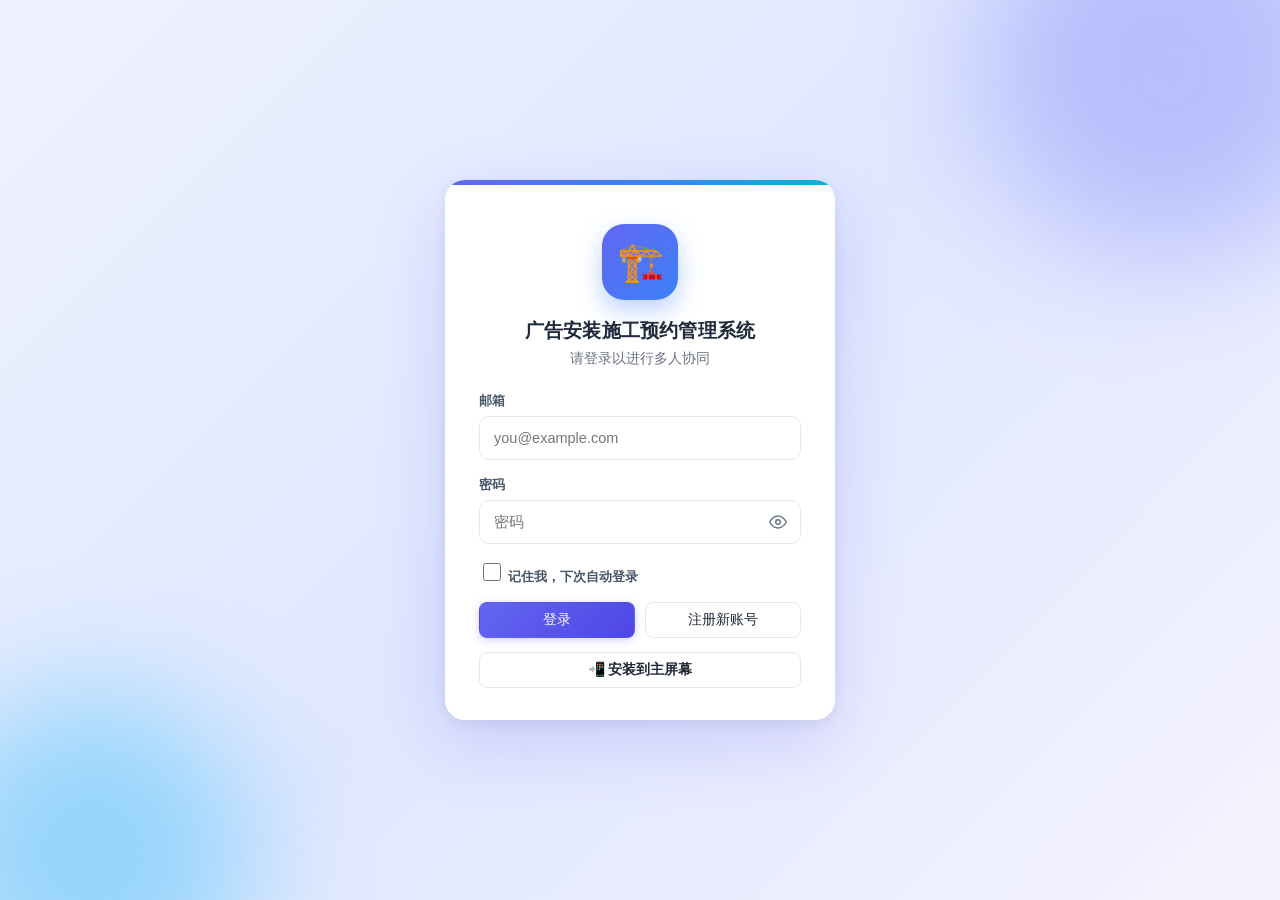
<file: index.html>
<!DOCTYPE html>
<html lang="zh-CN">
<head>
  <meta charset="UTF-8" />
  <meta name="viewport" content="width=device-width, initial-scale=1.0, viewport-fit=cover" />
  <title>广告安装施工预约管理系统</title>
  <meta name="description" content="广告安装施工预约、施工工时与门店统计管理系统" />
  <!-- 禁止移动端浏览器对入口页过度缓存，确保新版本发布后用户能尽快拿到最新 HTML -->
  <meta http-equiv="Cache-Control" content="no-cache, no-store, must-revalidate" />
  <meta http-equiv="Pragma" content="no-cache" />
  <meta http-equiv="Expires" content="0" />
  <!-- PWA：可安装到桌面/主屏、离线可用 -->
  <link rel="manifest" href="manifest.webmanifest" />
  <meta name="theme-color" content="#2f6fed" />
  <link rel="icon" type="image/png" href="icons/icon-192.png" />
  <link rel="apple-touch-icon" href="icons/icon-180.png" />
  <meta name="apple-mobile-web-app-capable" content="yes" />
  <meta name="mobile-web-app-capable" content="yes" />
  <meta name="apple-mobile-web-app-status-bar-style" content="default" />
  <meta name="apple-mobile-web-app-title" content="施工预约" />
  <link rel="stylesheet" href="styles.css" />
</head>
<body>
  <!-- 自定义下拉刷新指示器（仅移动端手势触发，禁用原生下拉刷新后由本元素呈现） -->
  <div id="ptr-indicator" class="ptr" aria-hidden="true" style="transform: translateY(0); opacity: 0;">
    <span class="ptr-spinner"></span>
    <span class="ptr-text">下拉刷新</span>
  </div>

  <header class="app-header">
    <div class="brand">
      <button class="menu-toggle" id="menuToggle" aria-label="菜单">☰</button>
      <span class="logo">🏗️</span>
      <h1>广告施工预约</h1>
      <nav class="tabs">
        <button class="tab-btn active" data-tab="projects"><span class="tab-ico">📋</span>项目预约</button>
        <button class="tab-btn" data-tab="calendar"><span class="tab-ico">📅</span>预约日历</button>
        <button class="tab-btn" data-tab="construction"><span class="tab-ico">🏗️</span>施工管理</button>
        <button class="tab-btn" data-tab="vehicleTrips"><span class="tab-ico">🚚</span>车辆里程</button>
        <button class="tab-btn" data-tab="workers"><span class="tab-ico">👷</span>施工人员</button>
        <button class="tab-btn" data-tab="schedules"><span class="tab-ico">🗓️</span>个人日程</button>
        <button class="tab-btn" data-tab="leaves"><span class="tab-ico">🏖️</span>休假管理</button>
        <button class="tab-btn" data-tab="stats"><span class="tab-ico">💰</span>提成统计</button>
        <button class="tab-btn" data-tab="storeStats"><span class="tab-ico">🏪</span>店面统计</button>
        <span class="tab-sep" aria-hidden="true"></span>
        <div class="tab-dropdown">
          <button class="tab-btn tab-dropdown-toggle" data-dropdown="settings" type="button" aria-haspopup="true" aria-expanded="false">🛡️ 系统设置 <span class="tab-caret">▾</span></button>
          <div class="tab-dropdown-menu">
            <div class="tab-menu-head">
              <span class="tab-menu-head__title">⚙️ 管理面板</span>
              <span class="tab-menu-head__sub">以下为管理员专属功能</span>
            </div>
            <button class="tab-sub" data-tab="accounts" type="button"><span class="ts-ico">👤</span><span class="ts-label">账号管理</span><span class="ts-arrow">›</span></button>
            <button class="tab-sub" data-tab="rolePerms" type="button"><span class="ts-ico">🔐</span><span class="ts-label">角色权限</span><span class="ts-arrow">›</span></button>
            <button class="tab-sub" data-tab="stores" type="button"><span class="ts-ico">🏪</span><span class="ts-label">门店管理</span><span class="ts-arrow">›</span></button>
            <button class="tab-sub" data-action="reminderSettings" type="button"><span class="ts-ico">⏰</span><span class="ts-label">提醒设置</span><span class="ts-arrow">›</span></button>
          </div>
        </div>
        <span class="tab-indicator" aria-hidden="true"></span>
      </nav>
      <div class="header-right">
        <div class="mobile-sync-time" id="mobileSyncTime" title="点击立即同步" onclick="manualSync()"></div>
        <button id="btnFullRefresh" class="sync-full-refresh" hidden onclick="forceFullRefresh()" title="从服务器全量刷新（绕过本地缓存，确保历史数据最新）">
          <!-- 静止时显示完整下载图标；同步中时托盘固定，箭头依次下落 -->
          <svg class="dl-icon" viewBox="0 0 24 24" fill="none" stroke="currentColor" stroke-width="2.2" stroke-linecap="round" stroke-linejoin="round">
            <path d="M21 15v4a2 2 0 0 1-2 2H5a2 2 0 0 1-2-2v-4"/>
            <polyline points="7 10 12 15 17 10"/>
            <line x1="12" y1="15" x2="12" y2="3"/>
          </svg>
          <svg class="dl-tray" viewBox="0 0 24 24" fill="none" stroke="currentColor" stroke-width="2.2" stroke-linecap="round" stroke-linejoin="round">
            <path d="M21 15v4a2 2 0 0 1-2 2H5a2 2 0 0 1-2-2v-4"/>
          </svg>
          <span class="dl-arrow" style="--start-y:-8px"><svg viewBox="0 0 24 24" fill="none" stroke="currentColor" stroke-width="2.8" stroke-linecap="round" stroke-linejoin="round"><path d="M12 3v11"/><path d="M7 11l5 5 5-5"/></svg></span>
          <span class="dl-arrow" style="--start-y:-1px"><svg viewBox="0 0 24 24" fill="none" stroke="currentColor" stroke-width="2.8" stroke-linecap="round" stroke-linejoin="round"><path d="M12 3v11"/><path d="M7 11l5 5 5-5"/></svg></span>
          <span class="dl-arrow" style="--start-y:6px"><svg viewBox="0 0 24 24" fill="none" stroke="currentColor" stroke-width="2.8" stroke-linecap="round" stroke-linejoin="round"><path d="M12 3v11"/><path d="M7 11l5 5 5-5"/></svg></span>
        </button>
        <div class="global-search" id="globalSearchWrap">
          <button type="button" class="gs-toggle" id="gsToggle" aria-label="搜索" title="搜索" onclick="toggleGlobalSearch()">🔍</button>
          <input type="text" id="globalSearch" class="gs-input" placeholder="搜索项目 / 员工 / 门店..." />
          <div id="globalSearchResults" class="search-results"></div>
        </div>
        <button type="button" id="btnEstimateTool" class="estimate-tool-btn" onclick="switchTab('estimate')" title="施工费测算">🧮 <span>测算</span></button>
        <span id="syncStatus" class="sync-status" title="本地模式 · 点击立即同步" onclick="manualSync()">💻</span>
        <button id="userMenu" class="user-menu-btn hidden" aria-label="用户菜单">
          👤
          <span id="notifBadgeAvatar" class="user-menu-badge hidden">0</span>
        </button>
      </div>
      <div id="userDropdown" class="user-dropdown hidden">
        <div class="ud-header">
          <div class="ud-avatar">👤</div>
          <div class="ud-meta">
            <div class="ud-name" id="dropdownName"></div>
            <div class="ud-role" id="dropdownRoleBadge"></div>
          </div>
        </div>
        <div class="ud-section" id="udExportSection">
          <div class="ud-section-title">数据工具</div>
          <div class="dropdown-item ud-item" data-cap="import_data" onclick="showImportModal()">
            <span class="dropdown-btn-icon">📥</span><span class="dropdown-btn-text">导入数据</span>
          </div>
          <div class="dropdown-item ud-item" data-cap="export_projects" onclick="exportProjects()">
            <span class="dropdown-btn-icon">📋</span><span class="dropdown-btn-text">导出项目数据</span>
          </div>
          <div class="dropdown-item ud-item" data-cap="export_worklogs" onclick="exportWorkLogs()">
            <span class="dropdown-btn-icon">📝</span><span class="dropdown-btn-text">导出工时记录</span>
          </div>
          <div class="dropdown-item ud-item" data-cap="export_leaves" onclick="exportLeaveRecords()">
            <span class="dropdown-btn-icon">🏥</span><span class="dropdown-btn-text">导出休假记录</span>
          </div>
          <div class="dropdown-item ud-item" data-cap="export_workers" onclick="exportWorkers()">
            <span class="dropdown-btn-icon">👷</span><span class="dropdown-btn-text">导出施工人员</span>
          </div>
          <div class="dropdown-item ud-item" data-cap="export_stores" onclick="exportStores()">
            <span class="dropdown-btn-icon">🏪</span><span class="dropdown-btn-text">导出门店数据</span>
          </div>
          <div class="dropdown-item ud-item" data-cap="view_operation_logs" onclick="showOperationLogs()">
            <span class="dropdown-btn-icon">📋</span><span class="dropdown-btn-text">操作日志</span>
          </div>
          <div class="dropdown-item ud-item" data-cap="export_all" onclick="exportAllData()">
            <span class="dropdown-btn-icon">📦</span><span class="dropdown-btn-text">导出全部数据</span>
          </div>
        </div>
        <div class="dropdown-divider"></div>
        <div class="dropdown-item ud-item desktop-only-bg" onclick="openBgReloadSettingsModal()">
          <span class="dropdown-btn-icon">🔄</span><span class="dropdown-btn-text">后台自动刷新</span>
        </div>
        <div class="dropdown-item ud-item desktop-only-notif" onclick="openNotificationsFromMenu()">
          <span class="dropdown-btn-icon">🔔</span><span class="dropdown-btn-text">消息中心<span class="ud-badge" id="notifBadgeMenu">0</span></span>
        </div>
        <div class="dropdown-item ud-item desktop-only-notif" id="menuSendNotif" onclick="openSendNotification()">
          <span class="dropdown-btn-icon">📢</span><span class="dropdown-btn-text">发通知</span>
        </div>
        <div class="dropdown-item ud-item" onclick="showHelp()">
          <span class="dropdown-btn-icon">📖</span><span class="dropdown-btn-text">使用帮助</span>
        </div>
        <div class="dropdown-item ud-item" onclick="showVersionModal()">
          <span class="dropdown-btn-icon">ℹ️</span><span class="dropdown-btn-text">关于 / 版本</span>
        </div>
        <div class="dropdown-divider"></div>
        <button class="dropdown-item dropdown-btn dropdown-btn-danger" id="btnLogoutMenu">
          <span class="dropdown-btn-icon">🚪</span><span class="dropdown-btn-text">登出</span>
        </button>
      </div>
    </div>
  </header>

  <nav class="bottom-nav">
    <button class="bottom-nav-item active" data-tab="projects" title="项目预约">
      <span class="bnav-icon">📋</span>
      <span class="bnav-label">项目</span>
    </button>
    <button class="bottom-nav-item" data-tab="calendar" title="预约日历">
      <span class="bnav-icon calendar-icon">
        <span class="calendar-day" id="calendarDay">20</span>
      </span>
      <span class="bnav-label">日历</span>
    </button>
    <button class="bottom-nav-item" data-tab="construction" title="施工管理">
      <span class="bnav-icon">🏗️</span>
      <span class="bnav-label">施工</span>
    </button>
    <button class="bottom-nav-item" data-tab="vehicleTrips" title="车辆里程">
      <span class="bnav-icon">🚚</span>
      <span class="bnav-label">车辆</span>
    </button>
    <button class="bottom-nav-item" data-tab="estimate" title="费用测算">
      <span class="bnav-icon">🧮</span>
      <span class="bnav-label">测算</span>
    </button>
    <button class="bottom-nav-item" data-tab="mine" title="我的">
      <span class="bnav-icon">👤</span>
      <span class="bnav-label">我的</span>
    </button>
  </nav>

  <main class="container">
    <!-- 项目预约 -->
    <section id="projects" class="tab-panel active">
      <div class="section-head">
        <h2>项目预约</h2>
        <div class="home-leave-badge-wrap" id="homeLeaveBadgeWrap"></div>
        <button class="btn primary" id="btnNewProject">+ 新建预约</button>
      </div>
      <div class="toolbar">
        <div class="project-filter-row">
          <input type="text" id="projectSearch" class="input" placeholder="搜索项目名称 / 客户 / 地址" />
          <select id="projectStatusFilter" class="input" style="width:140px;">
            <option value="">活跃状态</option>
            <option value="预约中">预约中</option>
            <option value="施工中">施工中</option>
            <option value="已暂停">已暂停</option>
            <option value="已延期">已延期</option>
            <option value="已完工">已完工</option>
            <option value="已验收">已验收</option>
            <option value="已审核">已审核</option>
            <option value="已取消">已取消</option>
          </select>
          <select id="projectStoreFilter" class="input" style="width:140px;">
            <option value="">全部门店</option>
          </select>
          <!-- 时间筛选下拉（一个实例，通过 CSS 响应式适配桌面/手机） -->
          <select id="projectTimeFilter" class="input" style="width:110px;" onchange="setProjectTimeFilter(parseInt(this.value,10))">
            <option value="0">全部时间</option>
            <option value="3">近3天</option>
            <option value="7">近7天</option>
            <option value="15">近15天</option>
            <option value="30">近1个月</option>
            <option value="90">近3个月</option>
          </select>
        </div>
        <!-- 桌面端：时间按钮改为状态指示器，显示活跃项目数量总览 -->
        <div class="project-status-indicator">
          <button class="psi-pill psi-booked" data-status="预约中" onclick="filterProjectsByStatus('预约中')">预约中 <strong id="psiCountBooked">0</strong></button>
          <button class="psi-pill psi-working" data-status="施工中" onclick="filterProjectsByStatus('施工中')">施工中 <strong id="psiCountWorking">0</strong></button>
          <button class="psi-pill psi-paused" data-status="已暂停" onclick="filterProjectsByStatus('已暂停')">已暂停 <strong id="psiCountPaused">0</strong></button>
          <button class="psi-pill psi-delayed" data-status="已延期" onclick="filterProjectsByStatus('已延期')">已延期 <strong id="psiCountDelayed">0</strong></button>
        </div>
      </div>
      <div id="projectList" class="card-grid"></div>
    </section>

    <!-- 日历统计视图 -->
    <section id="calendar" class="tab-panel">
      <div class="calendar-header">
        <div class="section-head compact">
          <h2>预约日历</h2>
          <p class="hint">按月查看每日预约，点击日期可查看时段安排与人员。</p>
        </div>
      </div>

      <div class="cal-toolbar">
        <div class="cal-nav-group">
          <button class="btn small" id="calPrev" title="上月">◀</button>
          <span id="calLabel" class="cal-label"></span>
          <button class="btn small" id="calNext" title="下月">▶</button>
        </div>
        <div class="cal-action-group">
          <button class="btn small" id="calToday">今天</button>
          <button class="btn small" id="calToggleView">📋 视图</button>
        </div>
      </div>

      <div class="cal-legend-wrap">
        <div class="cal-legend status-legend">
          <span><span class="dot booked"></span>预约中</span>
          <span><span class="dot working"></span>施工中</span>
          <span><span class="dot done"></span>已完工</span>
          <span><span class="dot accepted"></span>已验收</span>
        </div>
        <div class="cal-legend hours-legend">
          <span><span class="legend-hours normal">正常</span></span>
          <span><span class="legend-hours warn">排满</span></span>
          <span><span class="legend-hours danger">超载</span></span>
        </div>
      </div>
      <div id="calWeekdays" class="cal-weekdays"></div>
      <div id="calGrid" class="cal-grid"></div>
      <div id="calDayDetail" class="cal-day-detail"></div>
    </section>

    <!-- 施工管理 -->
    <section id="construction" class="tab-panel">
      <div class="section-head">
        <h2>施工管理</h2>
        <div class="project-select-wrapper">
          <label>选择项目：</label>
          <button type="button" id="constructionProjectSelect" class="project-select-btn" onclick="openProjectPicker()" aria-haspopup="dialog" aria-expanded="false">
            <span class="project-select-text" id="constructionProjectSelectLabel">— 请选择项目 —</span>
            <span class="project-select-arrow" aria-hidden="true">▾</span>
          </button>
        </div>
      </div>
      <p class="hint">👆 选择项目后，可分配人员、登记工时与验收信息</p>
      <div id="constructionDetail" class="construction-detail"></div>
      <div id="workerScheduleDescription"></div>
    </section>

    <!-- 提成统计 -->
    <section id="stats" class="tab-panel">
      <div class="section-head">
        <h2>月底提成统计</h2>
      </div>
      <div class="toolbar">
        <select id="statsPeriod" class="input">
          <option value="month">月度统计</option>
          <option value="quarter">季度统计</option>
          <option value="year">年度统计</option>
        </select>
        <input type="month" id="statsMonth" class="input" />
        <select id="statsStore" class="input">
          <option value="">全部店面</option>
        </select>
        <select id="statsWorker" class="input">
          <option value="">全部人员</option>
        </select>
        <select id="statsStatus" class="input">
          <option value="">全部状态</option>
          <option value="施工中">施工中</option>
          <option value="已完工">已完工</option>
          <option value="已验收">已验收</option>
          <option value="已审核">已审核</option>
          <option value="已暂停">已暂停</option>
          <option value="已延期">已延期</option>
          <option value="预约中">预约中</option>
          <option value="已取消">已取消</option>
        </select>
        <button class="btn" id="btnExportStats">导出统计数据</button>
        <button class="btn" id="btnInternalWorkLog">内部工时记录</button>
      </div>
      <div class="stats-hint">💡 提成与金额合计<b>仅统计已验收 / 已审核的项目</b>；已完工未验收、施工中、暂停、延期、预约中及已取消项目均不计入，验收完成后自动计入。</div>
      <div id="statsSummary" class="stats-summary"></div>
      <div id="statsDetailPanel" class="sched-stat-detail" style="display:none"></div>
      <div id="statsTable"></div>
    </section>

    <!-- 店面统计（总经理） -->
    <section id="storeStats" class="tab-panel">
      <div class="section-head">
        <h2>店面预约统计</h2>
      </div>
      <div class="toolbar">
        <input type="month" id="storeStatsMonth" class="input" />
        <button class="btn" id="btnExportStoreStats">导出 Excel</button>
      </div>
      <div id="storeStatsTable"></div>
    </section>

    <!-- 施工人员（含外协人员区块） -->
    <section id="workers" class="tab-panel">
      <div class="section-head">
        <h2>施工人员</h2>
      </div>
      <div id="workerList"></div>

      <!-- 外协人员管理：合并入施工人员页面，节省顶部导航空间 -->
      <div id="outsourcedBlock" class="sub-block">
        <div class="section-head">
          <h2>外协人员</h2>
        </div>
        <p class="hint">管理常用外协人员列表，在添加工时表单中可以直接选择，无需每次手动输入。</p>
        <div id="outsourcedWorkerList" class="card-grid"></div>
      </div>
    </section>

    <!-- 门店管理（总经理） -->
    <section id="stores" class="tab-panel">
      <div class="section-head">
        <h2>门店管理</h2>
        <button class="btn primary" id="btnNewStore">+ 添加门店</button>
      </div>
      <div id="storeList" class="card-grid"></div>
    </section>

    <!-- 账号管理（总经理，仅云端） -->
    <section id="accounts" class="tab-panel">
      <div class="section-head">
        <h2>账号与权限管理</h2>
      </div>
      <p class="hint">为注册账号分配角色与门店。新注册账号默认无权限，需在此指定后方可使用系统。</p>
      <div id="accountList"></div>
    </section>

    <!-- 角色权限配置（总经理，仅云端） -->
    <section id="rolePerms" class="tab-panel">
      <div class="section-head">
        <h2>角色权限配置</h2>
      </div>
      <p class="hint">按角色勾选可执行的操作，保存后同角色的所有账号立即生效（总经理恒拥有全部权限，无需配置）。“编辑/删除预约”对店长仍限本门店范围。</p>
      <div id="rolePermList"></div>
    </section>

    <!-- 休假管理 -->
    <section id="leaves" class="tab-panel">
      <div class="section-head leave-head">
        <h2>休假管理</h2>
        <div class="leave-actions-mobile">
          <button class="btn primary small btn-add-leave" id="btnAddLeave" style="display:none;" onclick="openLeaveForm()">+ 添加休假</button>
          <button class="btn primary small btn-batch-rot" id="btnBatchRotational" style="display:none;" onclick="openBatchRotational()">🌴 批量轮休</button>
        </div>
      </div>
      <div class="toolbar leave-filter-bar" style="margin-top:0;">
        <select id="leaveRangeFilter" class="input">
          <option value="month" selected>本月记录</option>
          <option value="lastMonth">上月记录</option>
          <option value="7">最近 7 天</option>
          <option value="30">最近 30 天</option>
          <option value="90">最近 90 天</option>
          <option value="year">今年</option>
          <option value="all">全部记录</option>
        </select>
        <select id="leaveStatusFilter" class="input">
          <option value="">全部状态</option>
          <option value="pending">待审批</option>
          <option value="approved">已批准</option>
          <option value="rejected">已拒绝</option>
        </select>
        <select id="leaveTypeFilter" class="input">
          <option value="">全部类型</option>
          <option value="personal">事假</option>
          <option value="sick">病假</option>
          <option value="annual">年假</option>
          <option value="comp">调休</option>
          <option value="rotational">轮休</option>
          <option value="other">其他</option>
        </select>
        <select id="leaveWorkerFilter" class="input">
          <option value="">全部人员</option>
        </select>
        <div class="leave-actions-desktop">
          <button class="btn primary small btn-add-leave" onclick="openLeaveForm()">+ 添加休假</button>
          <button class="btn primary small btn-batch-rot" onclick="openBatchRotational()">🌴 批量轮休</button>
        </div>
      </div>
      <div id="leaveStats"></div>
      <div id="leavePendingList" class="card-grid leave-card-grid" style="margin-bottom:20px;"></div>
      <div id="leaveHistBar"></div>
      <div id="leaveRecordList" class="card-grid leave-card-grid" style="margin-bottom:20px;"></div>
    </section>

    <!-- 个人日程 -->
    <section id="schedules" class="tab-panel">
      <div class="section-head">
        <h2>个人日程</h2>
        <button class="btn primary" id="btnNewSchedule" onclick="newWorkerSchedule()">+ 添加日程</button>
      </div>
      <div class="sched-toolbar">
        <select id="scheduleWorkerFilter" class="input" style="width:auto;">
          <option value="">全部人员</option>
        </select>
        <select id="scheduleTypeFilter" class="input" style="width:auto;">
          <option value="">全部类型</option>
        </select>
      </div>
      <div id="scheduleCalendar"></div>
      <div id="scheduleList"></div>
    </section>

    <!-- 我的（移动端聚合页） -->
    <section id="mine" class="tab-panel">
      <div id="mineContent"></div>
    </section>

    <!-- 消息中心 -->
    <section id="notifications" class="tab-panel">
      <div class="section-head">
        <h2>🔔 消息中心</h2>
        <div style="display:flex;gap:8px;">
          <button class="btn" id="btnSendNotif" style="display:none" onclick="openSendNotification()">＋ 发通知</button>
          <button class="btn" id="btnMarkAllRead" onclick="toggleMarkOrClearAll()">全部已读</button>
        </div>
      </div>
      <div id="notifContent"></div>
    </section>

    <!-- 车辆里程记录 -->
    <section id="vehicleTrips" class="tab-panel">
      <div class="section-head">
        <h2>🚚 车辆里程记录</h2>
        <button class="btn" id="btnManageVehicles">⚙ 管理车辆</button>
      </div>
      <p class="hint">用车时选择：目的、关联项目或填写备注；若与仪表不符可当场修改校准。还车时请填写仪表里程和剩余油量，系统自动结算本次里程。车在使用中显示「🔒 使用中 · 司机」，用车完毕请及时还车。</p>

      <!-- 三车仪表盘（点车后内联展开用车/还车菜单） -->
      <div id="vehicleDashboards" class="veh-dash-grid"></div>

      <!-- 按月 / 按车 / 按人员汇总 -->
      <div id="vehicleSummary" class="veh-summary"></div>

      <!-- 历史记录 -->
      <div class="veh-history-head">
        <h3 class="veh-history-title">📋 历史记录</h3>
        <div class="seg-toggle veh-view-seg" id="vtViewSeg">
          <button type="button" class="seg-btn" data-view="card" onclick="setVtView('card')">卡片</button>
          <button type="button" class="seg-btn" data-view="list" onclick="setVtView('list')">列表</button>
        </div>
      </div>
      <div class="veh-filter" id="vtFilterBar">
        <div class="veh-filter__row">
          <select id="vtFilterVehicle" class="input veh-filter__sel veh-filter__sel--vehicle" onchange="applyVtFilter()"></select>
          <select id="vtFilterDriver" class="input veh-filter__sel" onchange="applyVtFilter()"></select>
        </div>
        <div class="veh-filter__dates">
          <input type="date" id="vtFilterFrom" class="input veh-filter__date" onchange="applyVtFilter()" title="起始日期" />
          <span class="veh-filter__sep">至</span>
          <input type="date" id="vtFilterTo" class="input veh-filter__date" onchange="applyVtFilter()" title="结束日期" />
        </div>
        <div class="veh-filter__actions">
          <button class="btn small" onclick="resetVtFilter()">重置</button>
          <button class="btn small primary" onclick="exportVehicleTrips()">⬇ 导出</button>
        </div>
      </div>
      <div id="vehicleTripList" class="card-grid"></div>
    </section>
  </main>

  <!-- 通用弹窗 -->
  <div id="modal" class="modal-mask hidden">
    <div class="modal">
      <div class="modal-head">
        <h3 id="modalTitle">标题</h3>
        <button class="modal-close modal-min-btn" id="modalMin" onclick="modalMinimizeForm()" title="最小化到右下角，稍后可恢复继续填写" style="display:none;">–</button>
        <button class="modal-close" id="modalClose">✕</button>
      </div>
      <div class="modal-body" id="modalBody"></div>
      <div class="modal-footer" id="modalFooter">
        <button class="btn" id="modalCancel">取消</button>
        <button class="btn primary" id="modalConfirm">确认</button>
      </div>
    </div>
  </div>

  <div id="toast" class="toast hidden"></div>

  <!-- 弹窗最小化胶囊坞（右下角）：预约表单 / 测算器收起后点这里恢复 -->
  <div id="modalMinDock" class="modal-min-dock hidden"></div>

  <!-- 安装引导横幅（可安装到桌面/主屏时显示） -->
  <div id="installBar" class="install-bar hidden">
    <span class="install-bar__icon">📲</span>
    <span class="install-bar__text" id="installBarText">安装到桌面，使用更流畅</span>
    <button type="button" class="install-bar__btn" id="installBtn">安装</button>
    <button type="button" class="install-bar__close" id="installClose" aria-label="关闭">×</button>
  </div>

  <!-- 安装引导弹窗：浏览器支持 PWA 安装时自动弹出（比横幅更醒目） -->
  <div id="installModal" class="install-modal hidden">
    <div class="install-modal__card">
      <button type="button" class="install-modal__close" id="installModalClose" aria-label="关闭">×</button>
      <div class="install-modal__icon">📲</div>
      <h3 class="install-modal__title">安装到桌面 / 主屏幕</h3>
      <p class="install-modal__desc">安装后可像原生 App 一样使用，<br />全屏运行、离线可用、启动更快。</p>
      <button type="button" class="install-modal__btn" id="installModalBtn">立即安装</button>
      <button type="button" class="install-modal__later" id="installModalLater">以后再说</button>
    </div>
  </div>

  <!-- 账号待授权提示（云端模式，注册后尚未分配角色时） -->
  <div id="noAccessScreen" class="auth-mask hidden">
    <div class="auth-box">
      <div class="auth-logo">🔒</div>
      <h2>账号待授权</h2>
      <p class="auth-sub">你的账号（<span id="noAccessEmail"></span>）尚未分配角色权限，<br />请联系总经理在「账号管理」中为你分配角色后再使用。</p>
      <div class="auth-actions">
        <button class="btn" id="btnLogout2">登出</button>
      </div>
    </div>
  </div>

  <!-- 登录面板（云端模式且未登录时显示） -->
  <div id="authScreen" class="auth-mask hidden">
    <div class="auth-box">
      <div class="auth-logo">🏗️</div>
      <h2>广告安装施工预约管理系统</h2>
      <p class="auth-sub">请登录以进行多人协同</p>
      <div class="form-row">
        <label>邮箱</label>
        <input class="input" id="authEmail" type="email" placeholder="you@example.com" autocomplete="username" />
      </div>
      <div class="form-row">
        <label>密码</label>
        <div class="password-field">
          <input class="input" id="authPassword" type="password" placeholder="密码" autocomplete="current-password" />
          <button type="button" class="password-toggle" id="btnTogglePassword" aria-label="显示密码" title="显示密码">
            <svg id="iconEye" width="18" height="18" viewBox="0 0 24 24" fill="none" stroke="currentColor" stroke-width="2" stroke-linecap="round" stroke-linejoin="round"><path d="M1 12s4-8 11-8 11 8 11 8-4 8-11 8-11-8-11-8z"></path><circle cx="12" cy="12" r="3"></circle></svg>
            <svg id="iconEyeOff" width="18" height="18" viewBox="0 0 24 24" fill="none" stroke="currentColor" stroke-width="2" stroke-linecap="round" stroke-linejoin="round" style="display:none;"><path d="M17.94 17.94A10.07 10.07 0 0 1 12 20c-7 0-11-8-11-8a18.45 18.45 0 0 1 5.06-5.94M9.9 4.24A9.12 9.12 0 0 1 12 4c7 0 11 8 11 8a18.5 18.5 0 0 1-2.16 3.19m-6.72-1.07a3 3 0 1 1-4.24-4.24"></path><line x1="1" y1="1" x2="23" y2="23"></line></svg>
          </button>
        </div>
      </div>
      <div class="form-row hidden" id="authNameRow">
        <label>真实姓名 <span class="req">*</span></label>
        <input class="input" id="authName" type="text" placeholder="注册后写入账号姓名" autocomplete="name" />
      </div>
      <div class="form-row">
        <label class="checkbox-label">
          <input type="checkbox" id="authRemember" />
          <span>记住我，下次自动登录</span>
        </label>
      </div>
      <div id="authError" class="auth-error hidden"></div>
      <div class="auth-actions">
        <button class="btn primary" id="btnLogin">登录</button>
        <button class="btn" id="btnSignup">注册新账号</button>
      </div>
      <button class="btn install-login-btn" id="loginInstallBtn" type="button" style="display:none;">📲 安装到桌面 / 主屏</button>
      <p class="install-login-hint" id="loginInstallHint" style="display:none;">📲 在 Safari 中：点击底部「分享 ⤴」→「添加到主屏幕」</p>
    </div>
  </div>

  <!-- 启动数据加载遮罩：仅在「界面已空、数据仍在拉取」时出现，秒开场景不显示 -->
  <div id="bootLoader" class="boot-loader" role="status" aria-live="polite">
    <span class="boot-spinner"></span>
    <span class="boot-loader-text">数据加载中…</span>
  </div>

  <!-- 帮助说明模态弹窗 -->
  <div id="helpModal" class="help-modal-overlay" aria-hidden="true">
    <div class="help-modal" role="dialog" aria-modal="true" aria-label="使用说明书">
      <div class="help-modal-head">
        <span class="help-modal-title">📖 使用说明书</span>
        <button type="button" class="help-modal-close" id="helpModalClose" aria-label="关闭">✕</button>
      </div>
      <iframe id="helpModalFrame" class="help-modal-frame" src="help.html" title="使用说明书"></iframe>
    </div>
  </div>

  <script src="./vendor/supabase.min.js"></script>
  <script src="./vendor/jszip.min.js"></script>
  <script src="./vendor/heic2any.min.js"></script>
  <script src="config.js"></script>
  <script src="estimate.js"></script>
  <script src="app.js"></script>
</body>
</html>
</file>
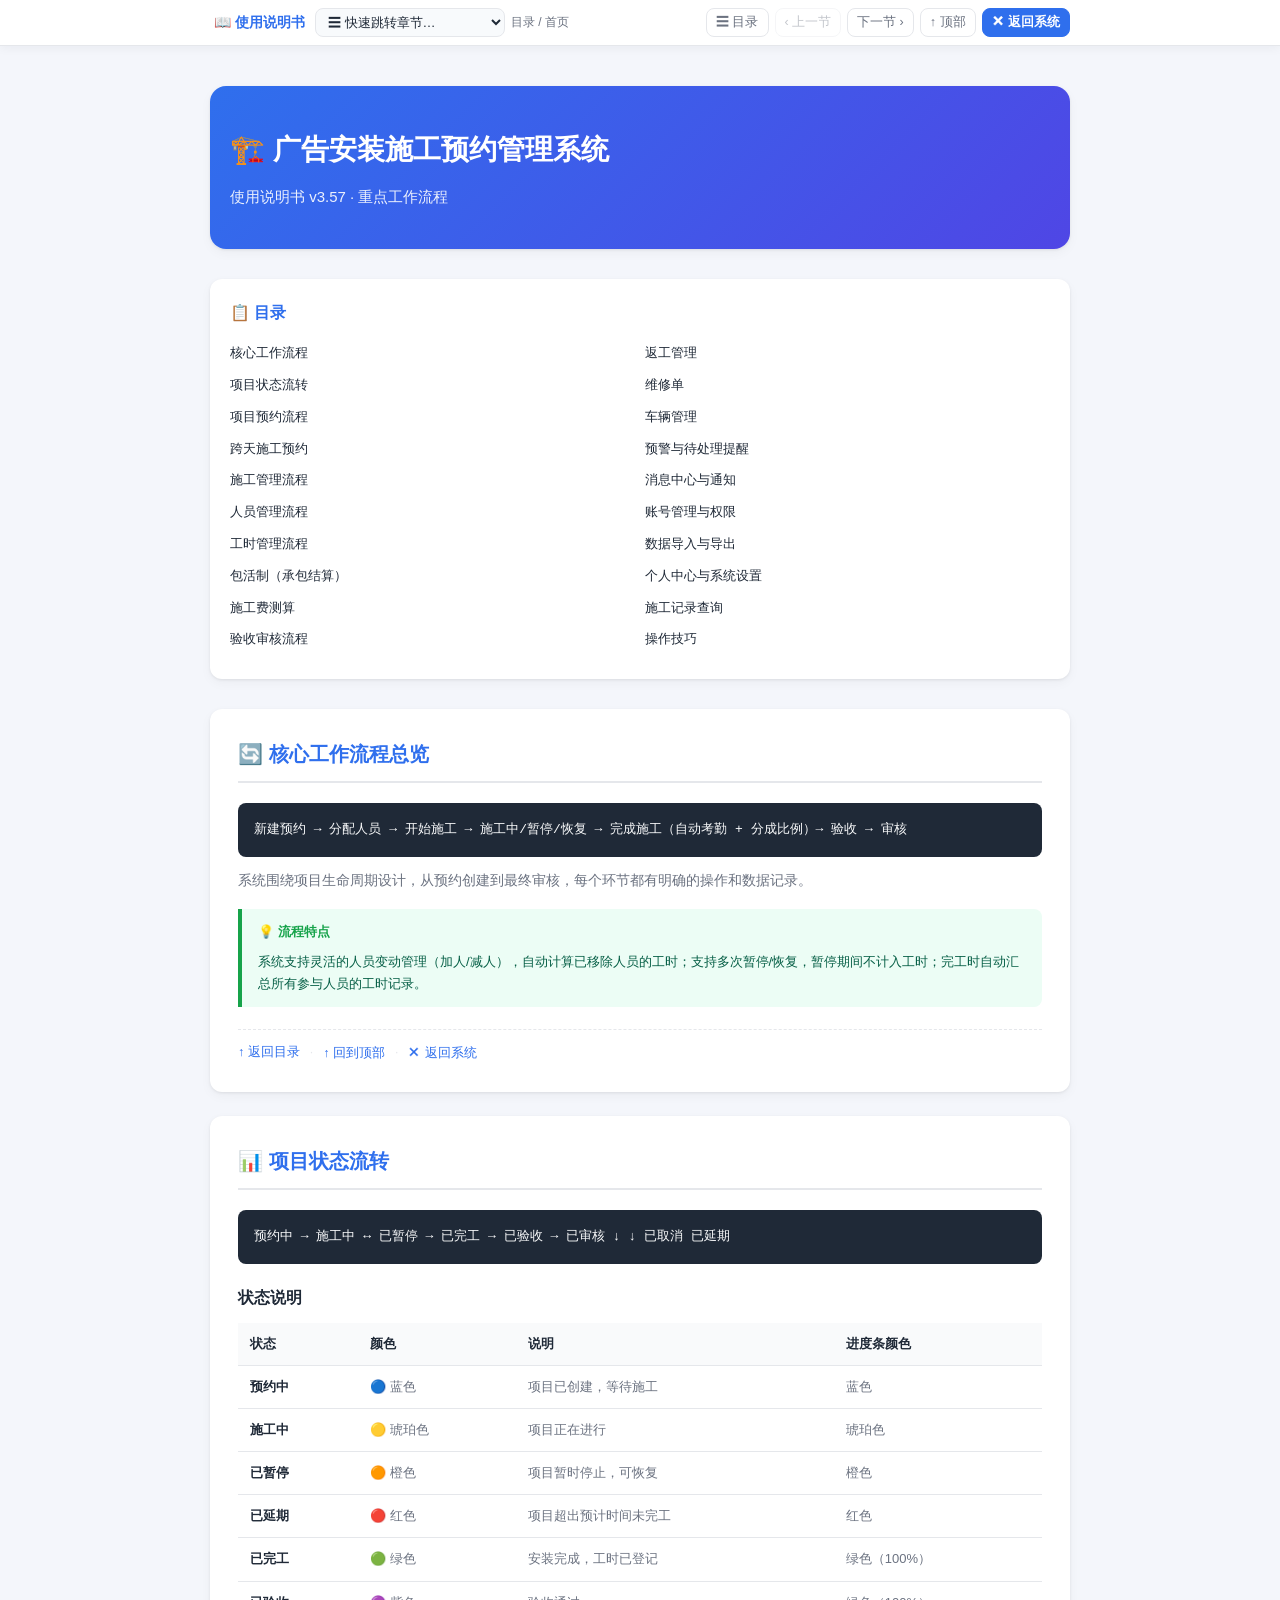
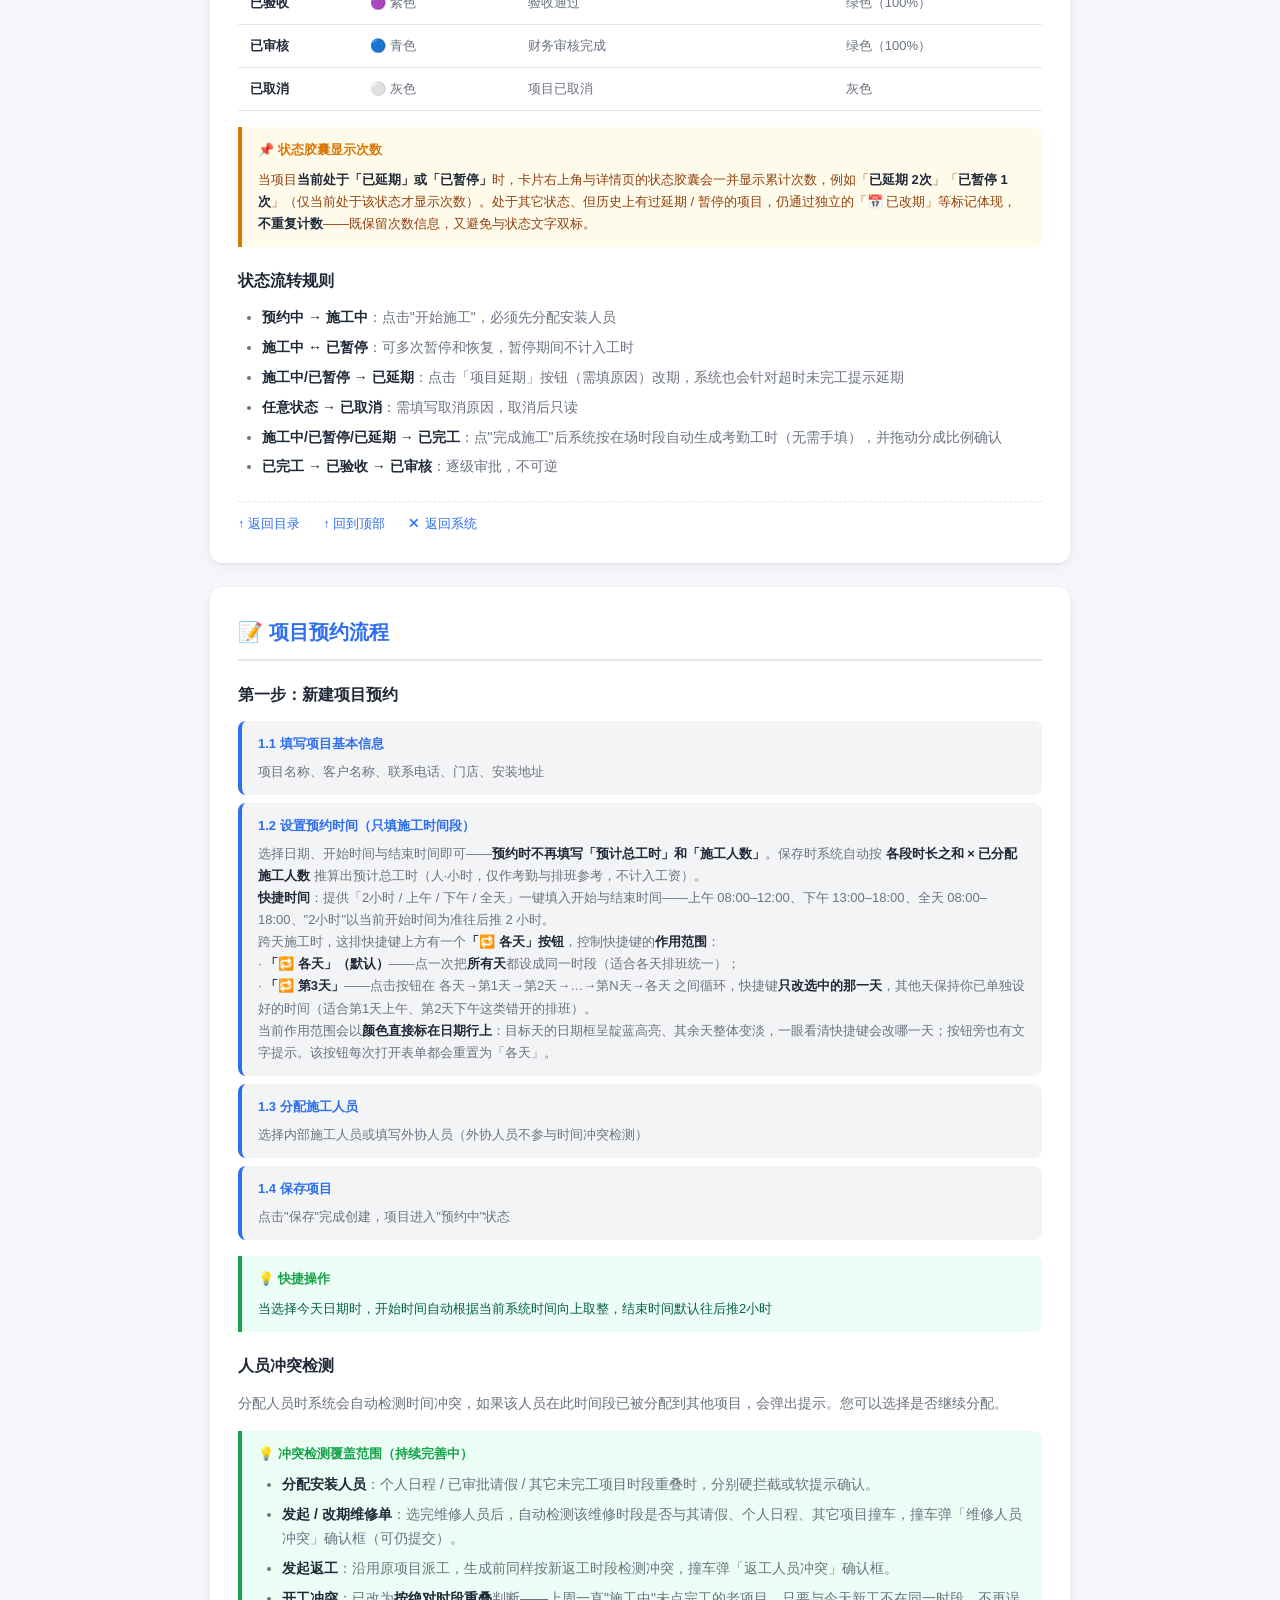
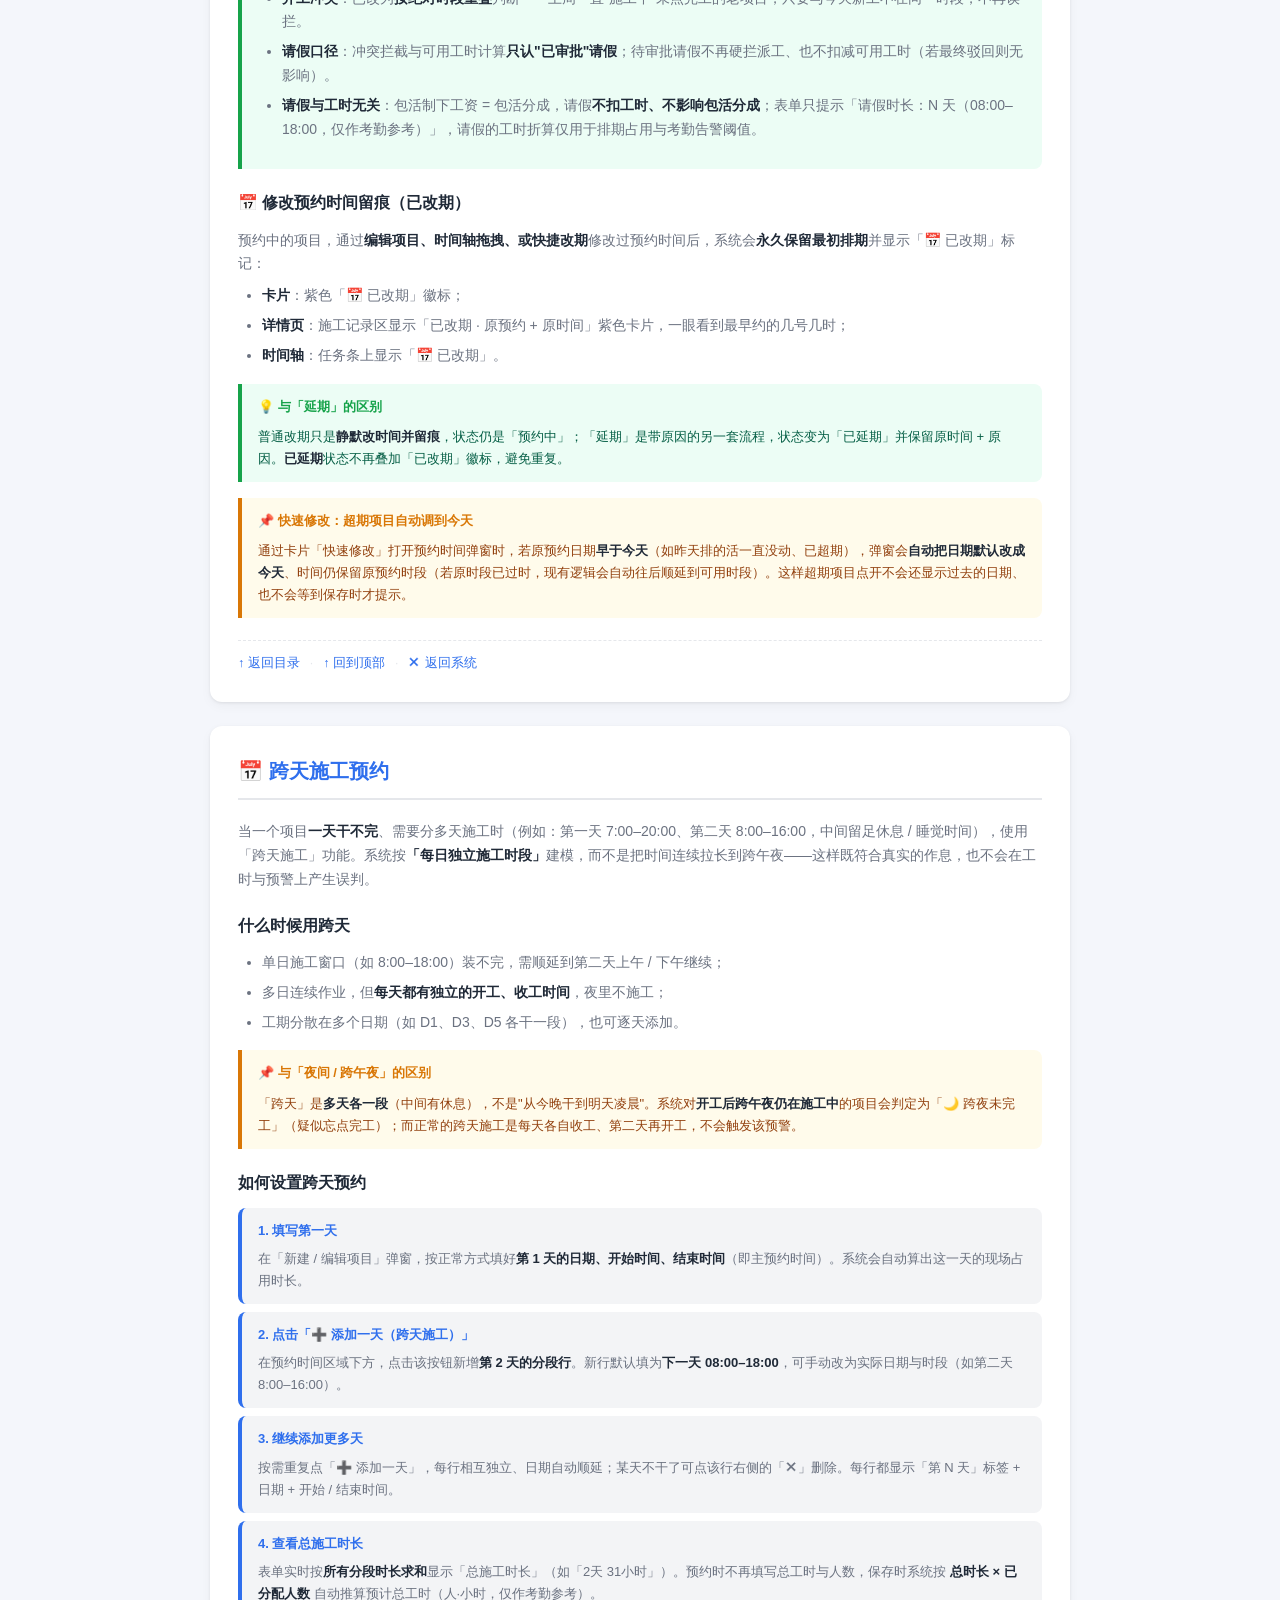
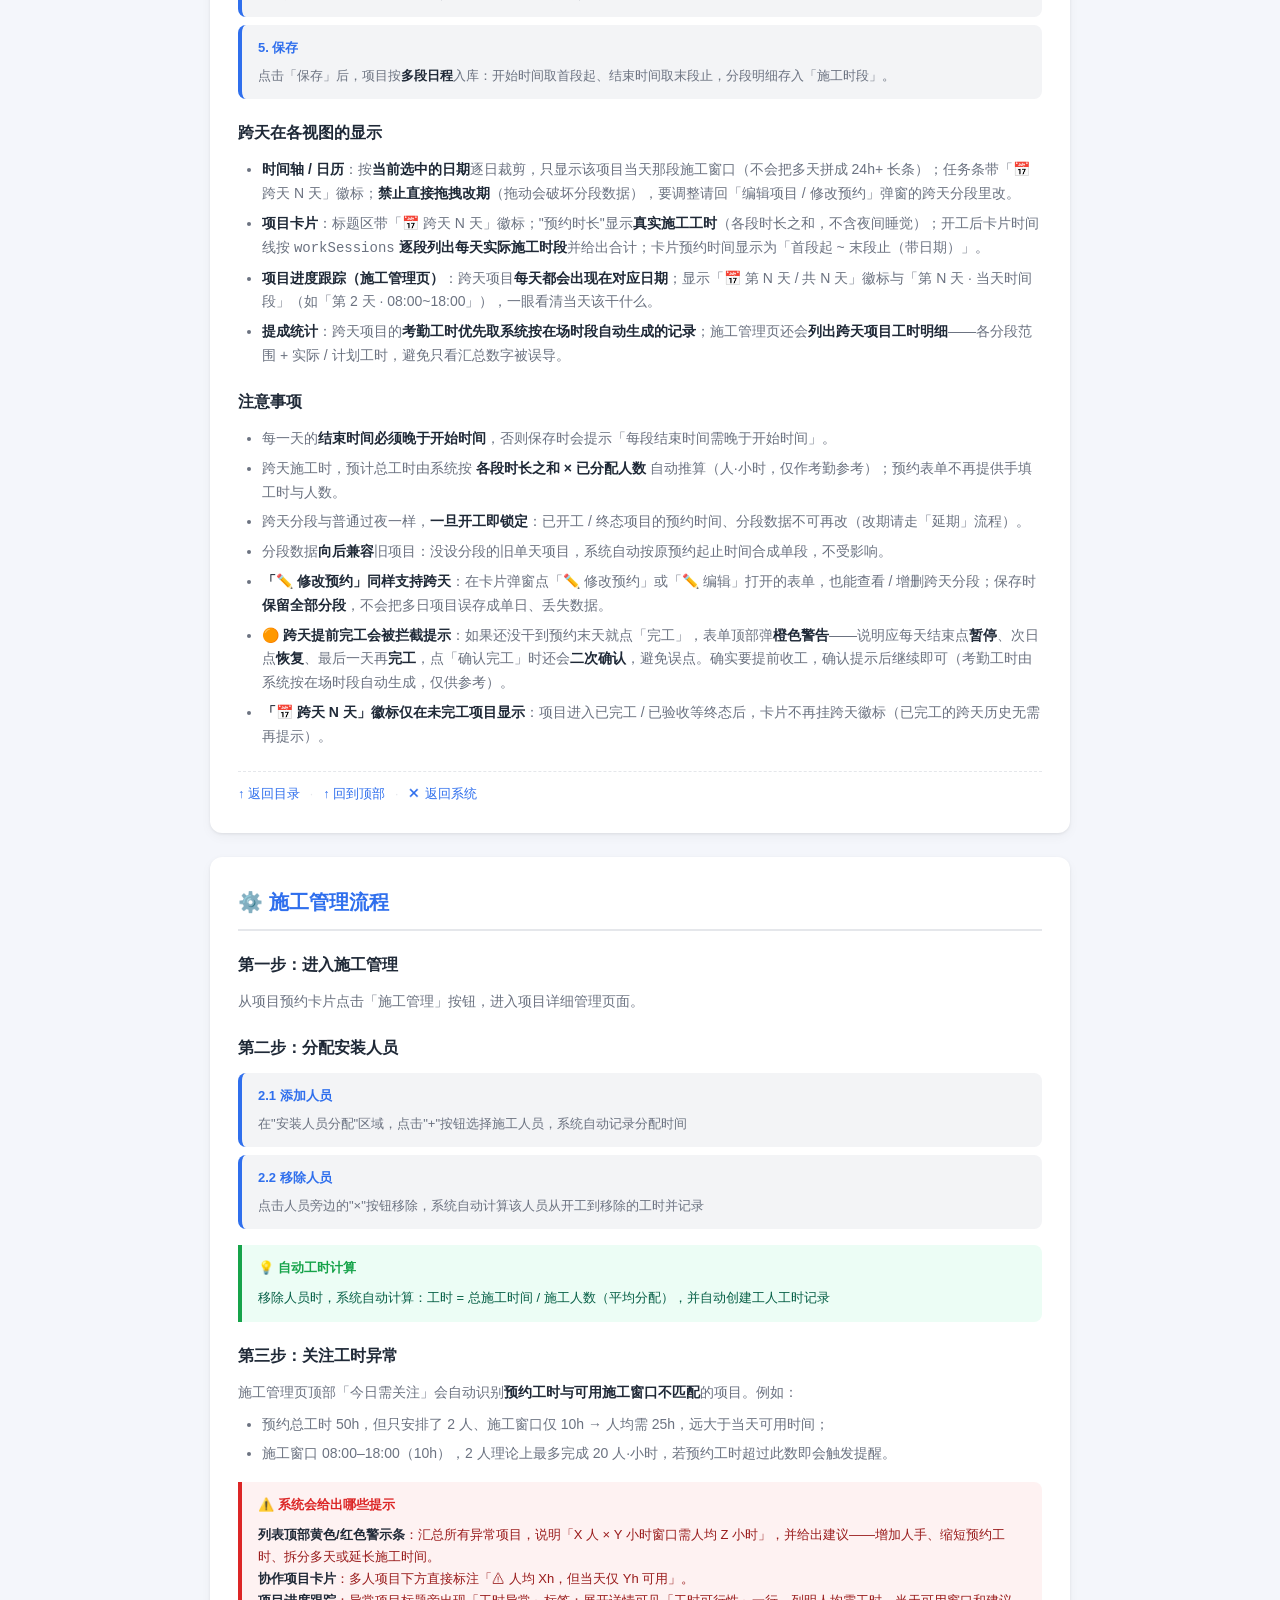
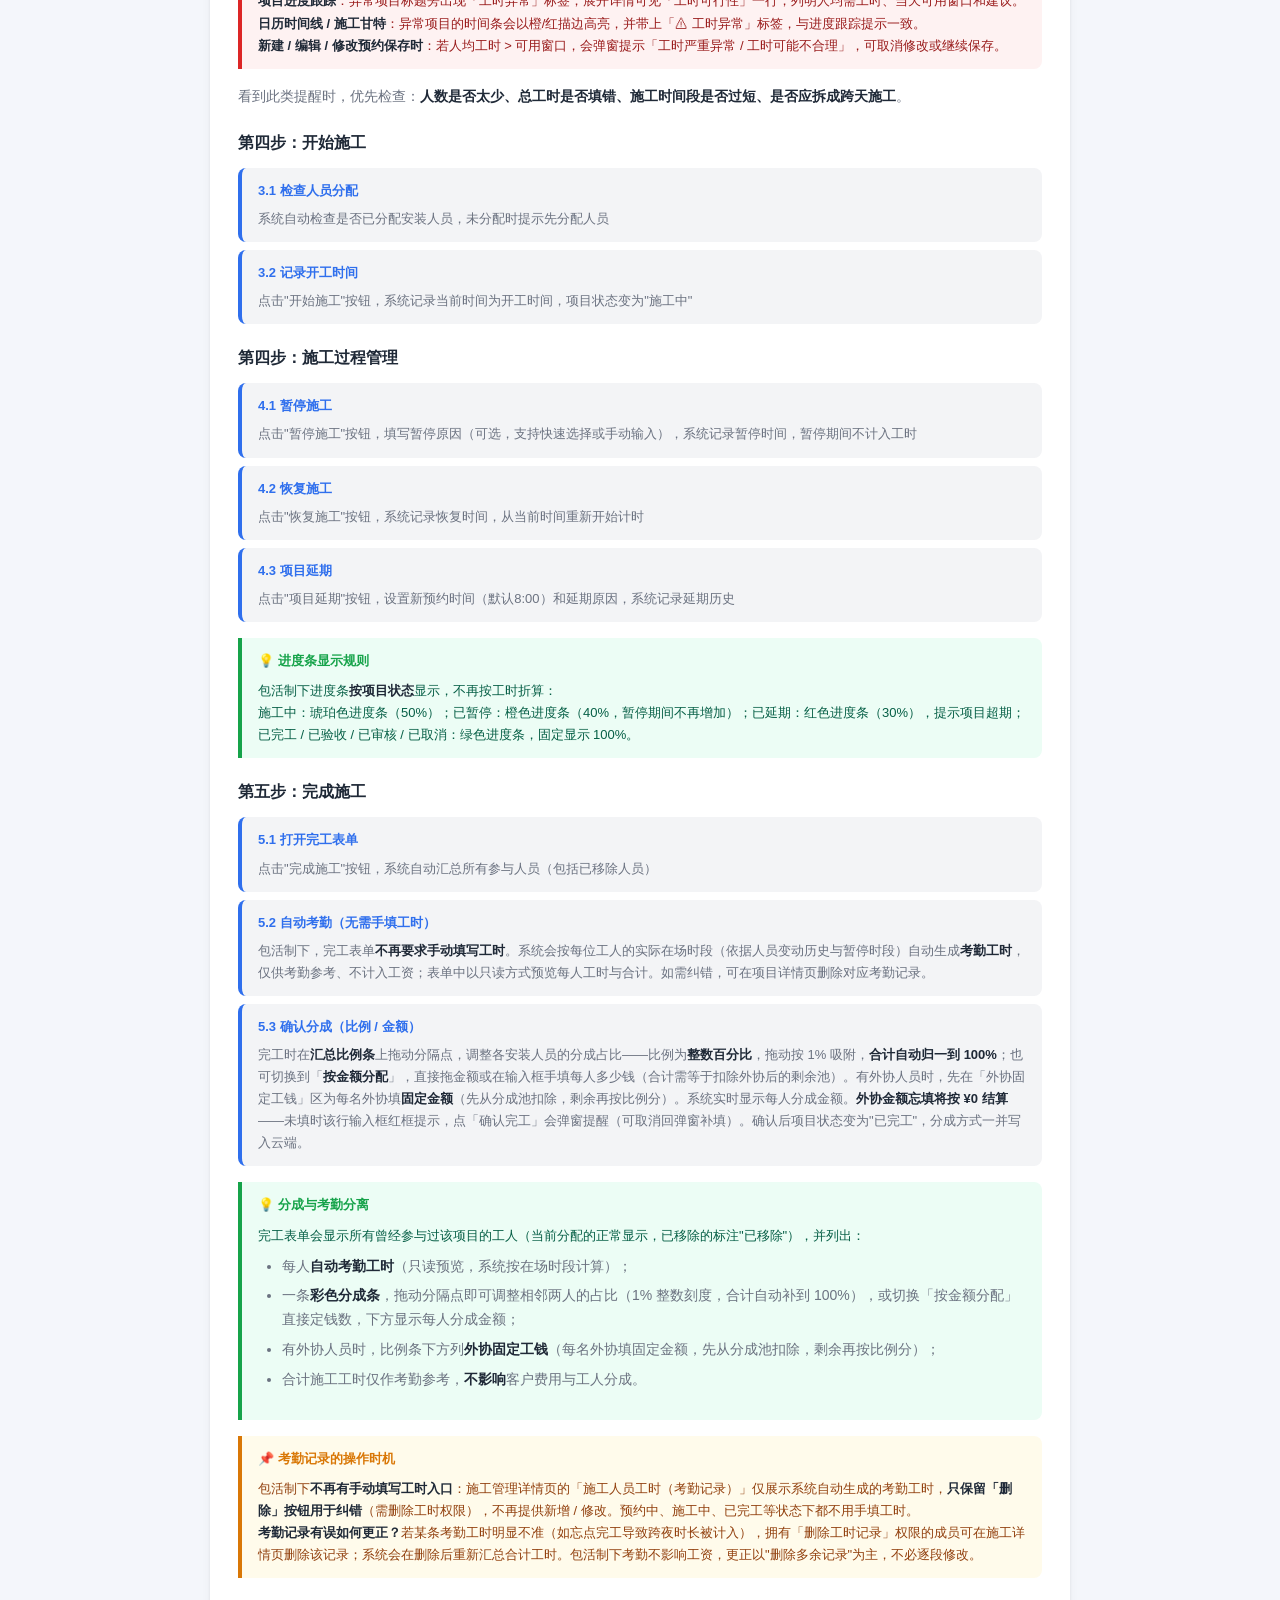
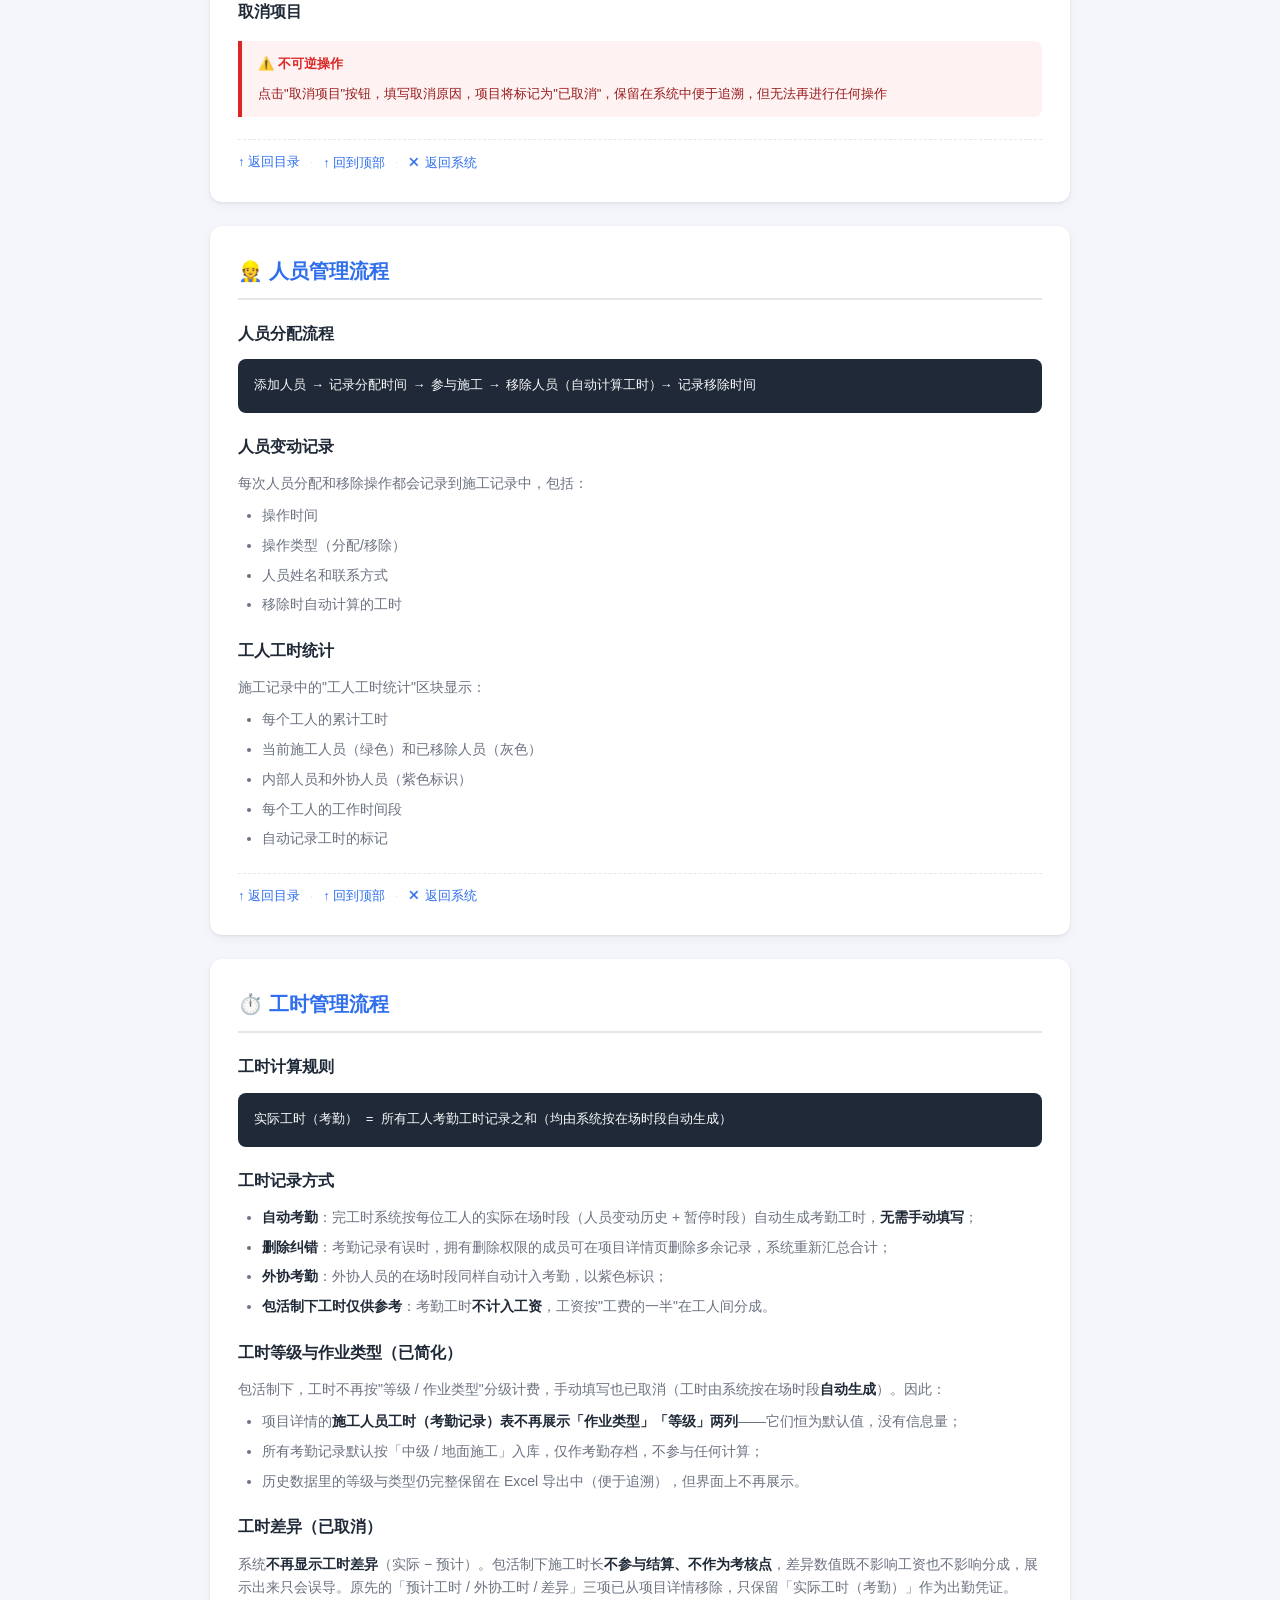
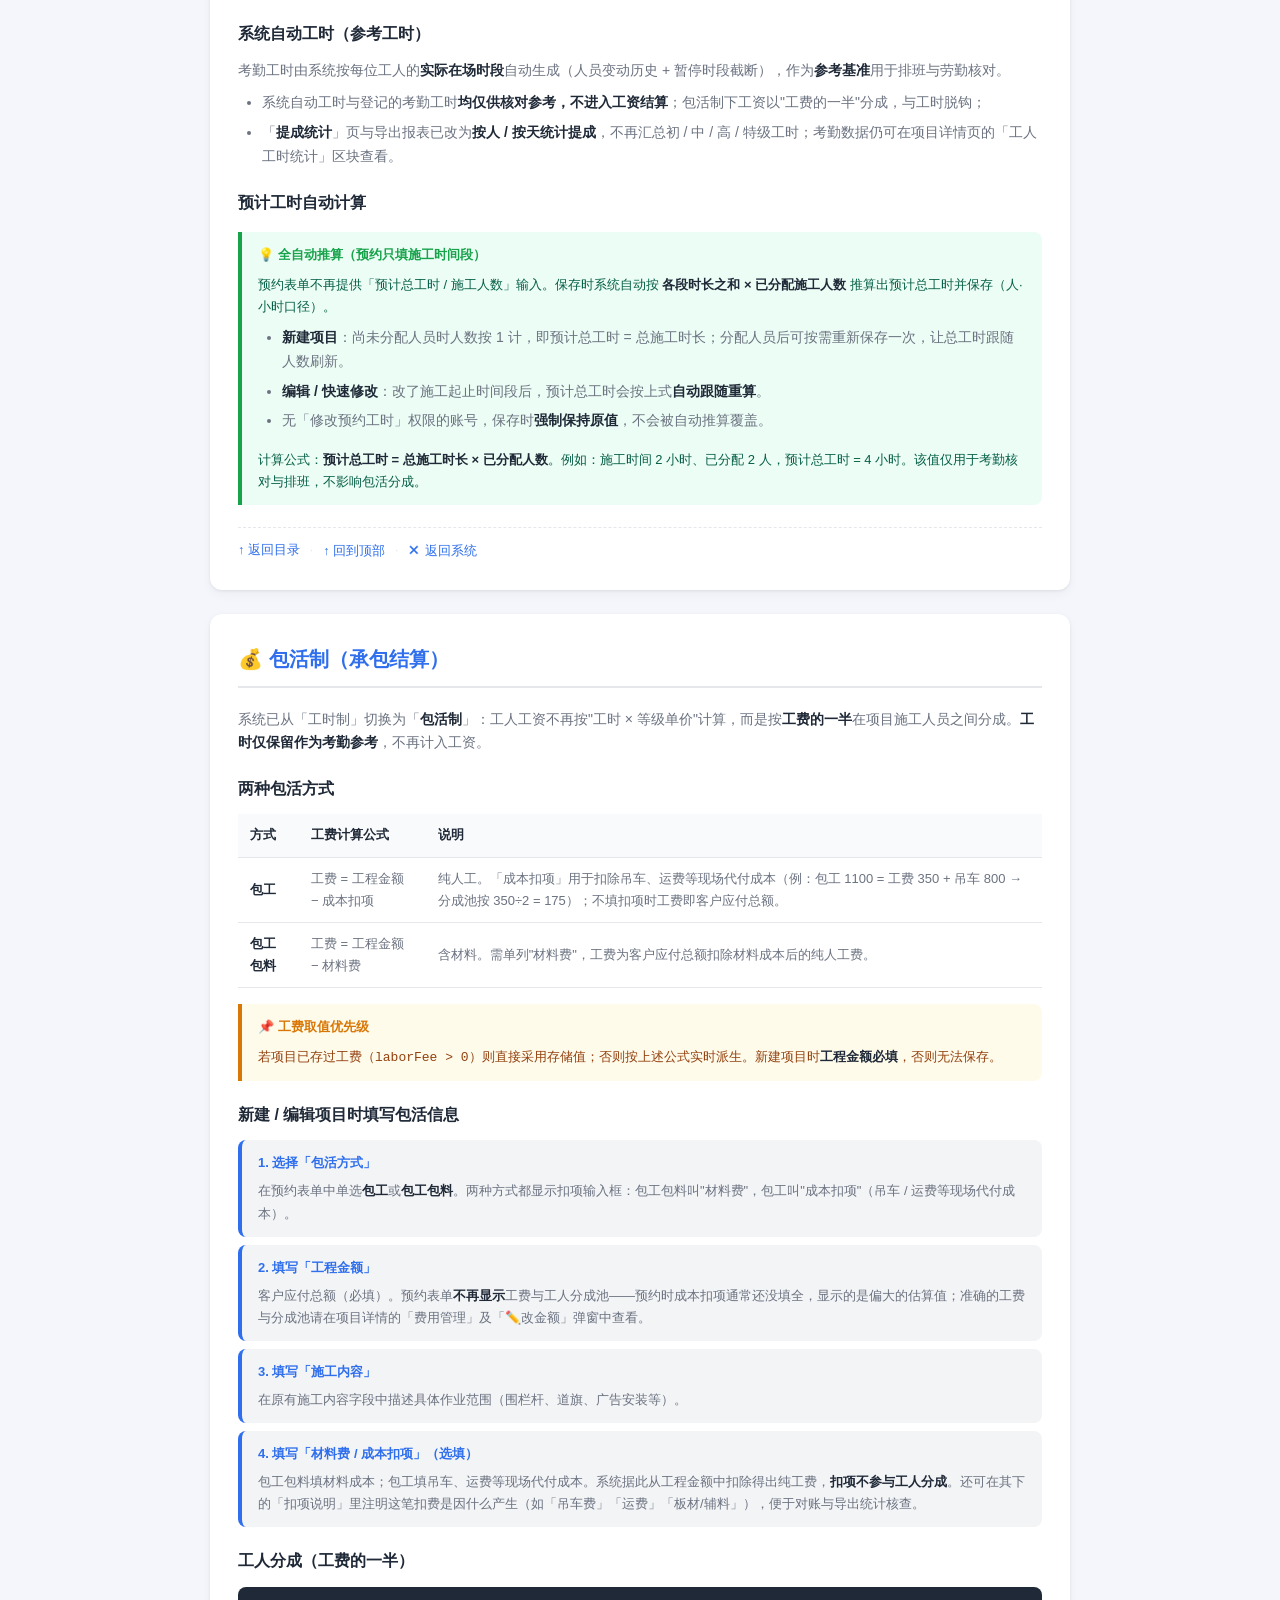
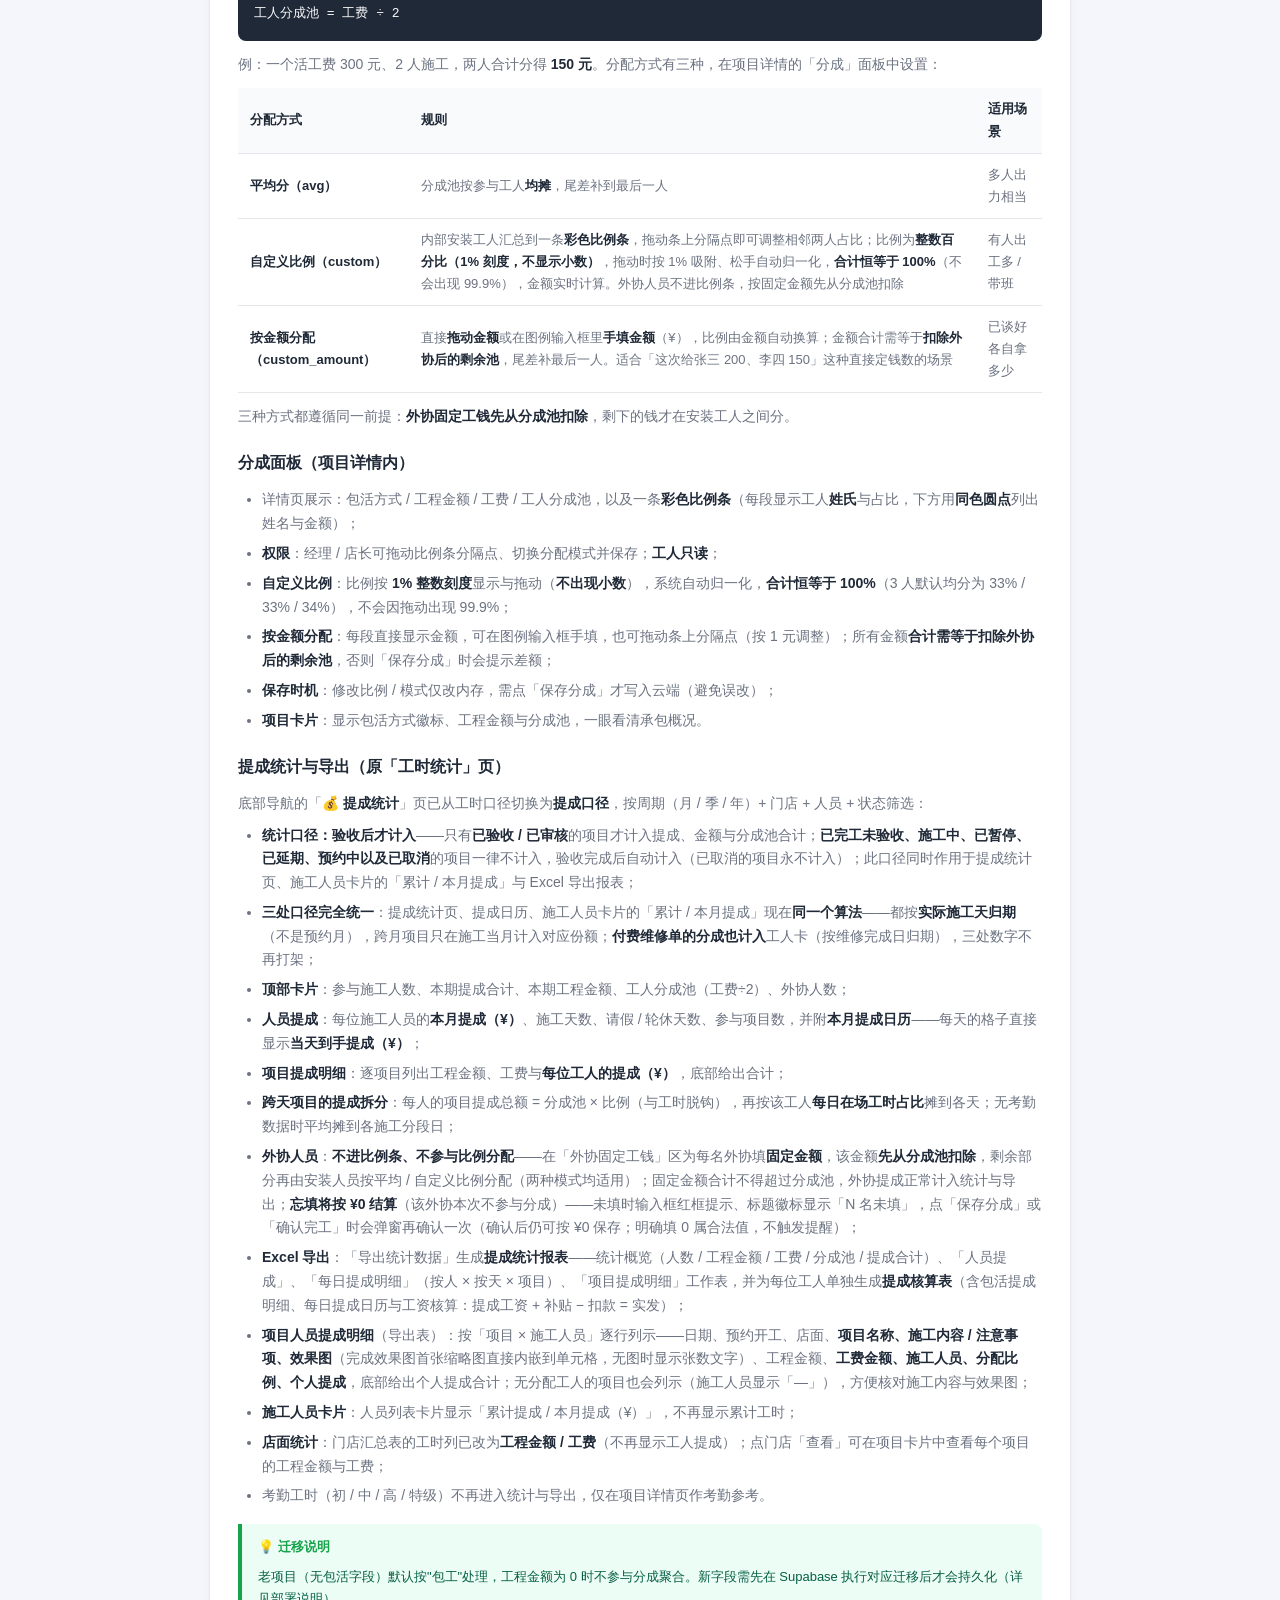
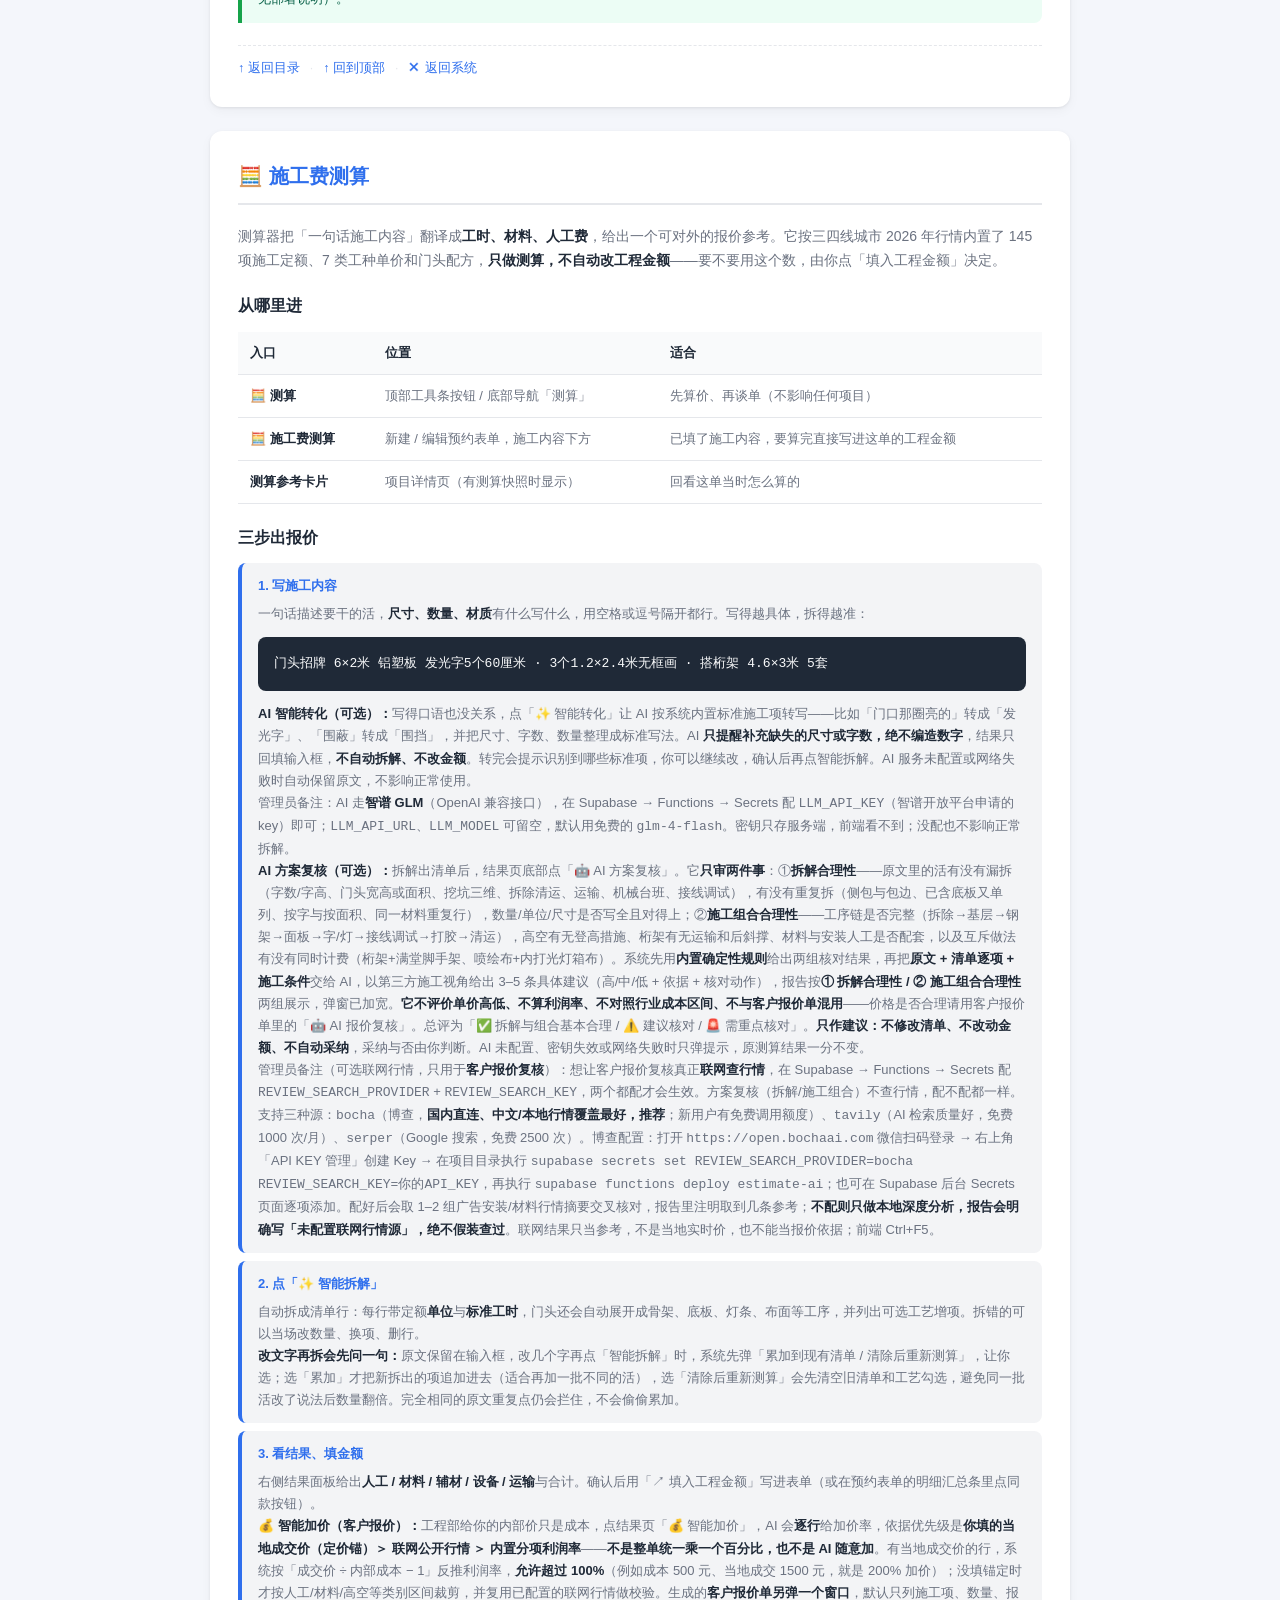
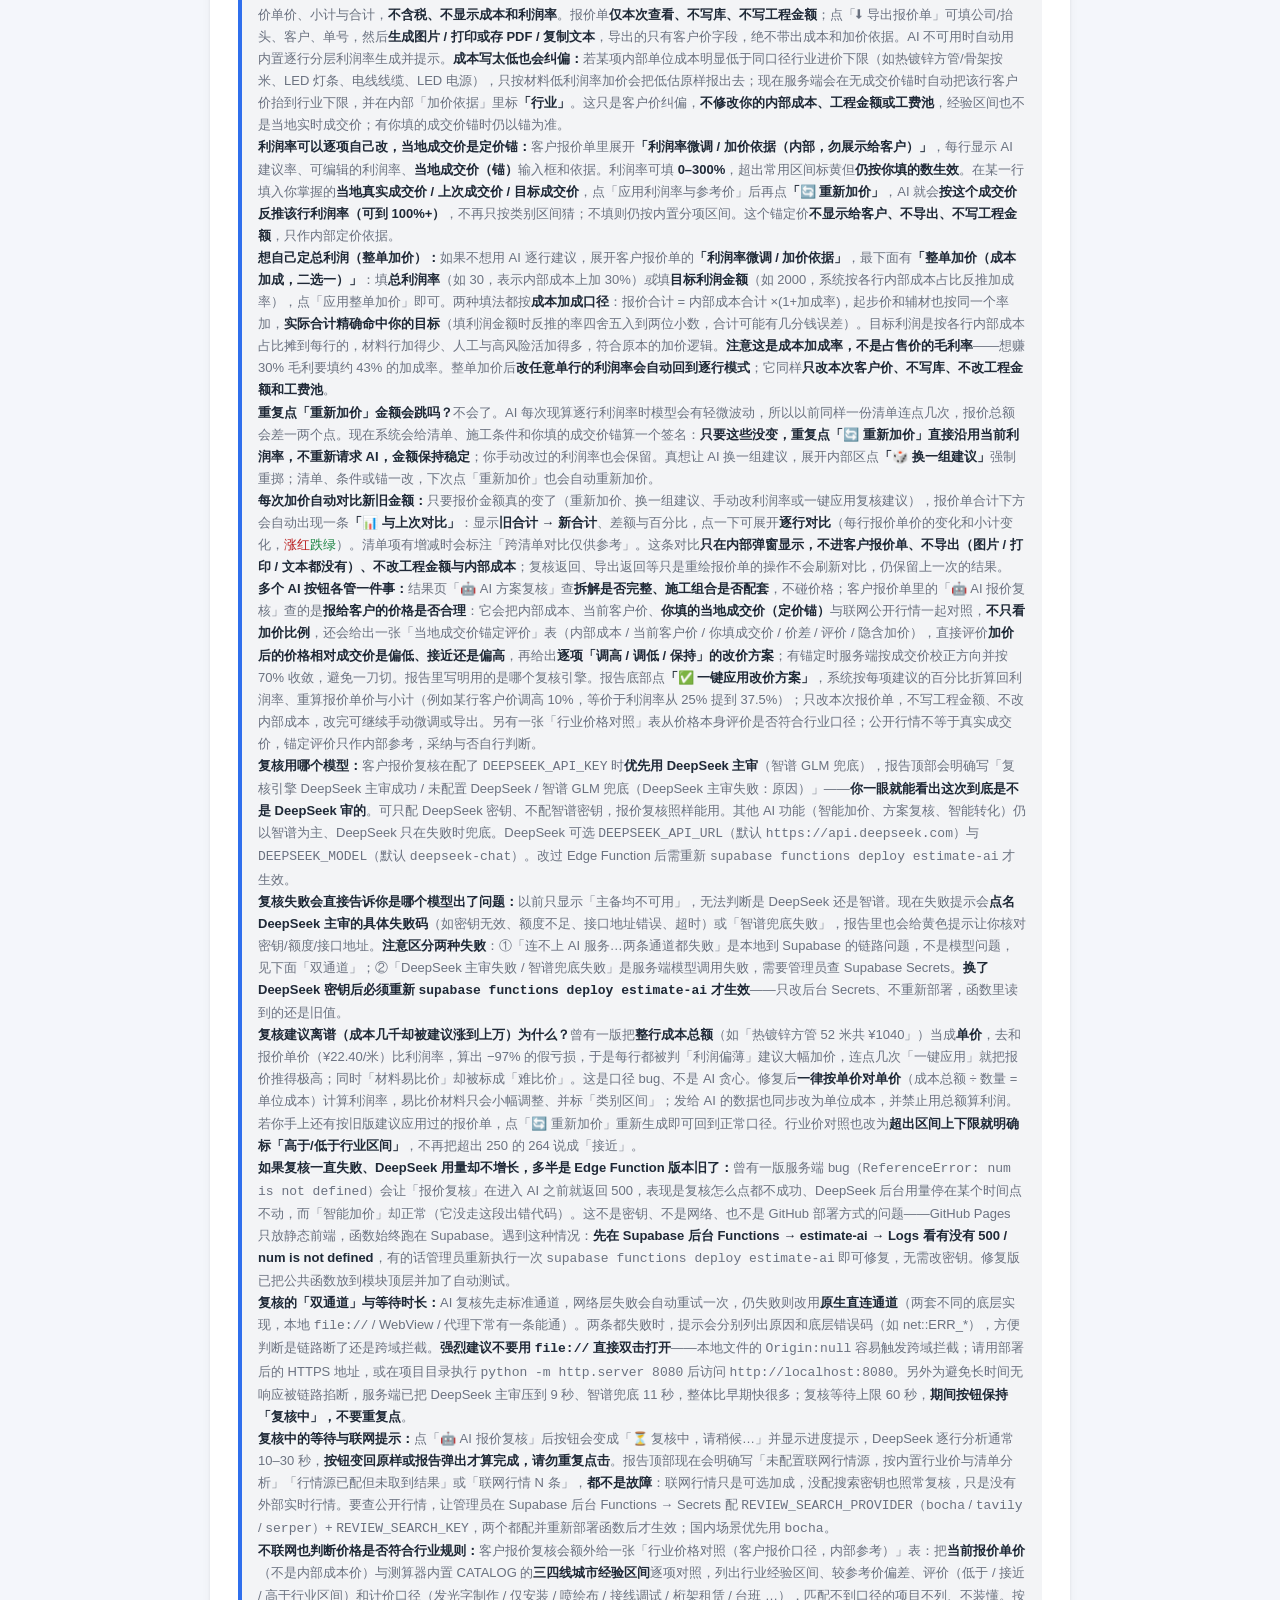
<file: help.html>
<!DOCTYPE html>
<html lang="zh-CN">
<head>
  <meta charset="UTF-8" />
  <meta name="viewport" content="width=device-width, initial-scale=1.0" />
  <title>广告安装施工预约管理系统 - 使用说明书</title>
  <style>
    :root {
      --bg: #f4f6fb;
      --card: #ffffff;
      --primary: #2f6fed;
      --primary-dark: #2456c0;
      --text: #1f2937;
      --muted: #6b7280;
      --border: #e5e7eb;
      --success: #16a34a;
      --warn: #d97706;
      --danger: #dc2626;
      --shadow: 0 1px 3px rgba(0, 0, 0, 0.08), 0 4px 12px rgba(0, 0, 0, 0.04);
    }
    * { box-sizing: border-box; }
    body {
      margin: 0;
      font-family: "Microsoft YaHei", "PingFang SC", -apple-system, BlinkMacSystemFont, "Segoe UI", sans-serif;
      background: var(--bg);
      color: var(--text);
      font-size: 14px;
      line-height: 1.7;
    }
    .container {
      max-width: 900px;
      margin: 0 auto;
      padding: 40px 20px;
    }
    .header {
      background: linear-gradient(135deg, var(--primary), #4f46e5);
      color: white;
      padding: 40px 20px;
      margin-bottom: 30px;
      border-radius: 16px;
      box-shadow: var(--shadow);
    }
    .header h1 {
      margin: 0 0 10px;
      font-size: 28px;
      font-weight: 600;
    }
    .header p {
      margin: 0;
      opacity: 0.9;
      font-size: 15px;
    }
    .toc {
      background: var(--card);
      padding: 20px;
      border-radius: 12px;
      margin-bottom: 30px;
      box-shadow: var(--shadow);
    }
    .toc h3 {
      margin: 0 0 15px;
      font-size: 16px;
      color: var(--primary);
    }
    .toc ul {
      list-style: none;
      padding: 0;
      margin: 0;
      columns: 2;
      gap: 10px;
    }
    .toc li {
      margin-bottom: 8px;
    }
    .toc a {
      color: var(--text);
      text-decoration: none;
      font-size: 13px;
    }
    .toc a:hover {
      color: var(--primary);
      text-decoration: underline;
    }
    .section {
      background: var(--card);
      padding: 28px;
      border-radius: 12px;
      margin-bottom: 24px;
      box-shadow: var(--shadow);
    }
    .section h2 {
      margin: 0 0 20px;
      font-size: 20px;
      color: var(--primary);
      border-bottom: 2px solid var(--border);
      padding-bottom: 10px;
    }
    .section h3 {
      margin: 20px 0 12px;
      font-size: 16px;
      color: var(--text);
    }
    .section h4 {
      margin: 16px 0 10px;
      font-size: 14px;
      color: var(--text);
    }
    .section p {
      margin: 8px 0;
      color: var(--muted);
    }
    .section ul, .section ol {
      margin: 8px 0 16px;
      padding-left: 24px;
      color: var(--muted);
    }
    .section li {
      margin-bottom: 6px;
    }
    .section strong {
      color: var(--text);
    }
    table {
      width: 100%;
      border-collapse: collapse;
      margin: 12px 0;
      font-size: 13px;
    }
    th, td {
      padding: 10px 12px;
      text-align: left;
      border-bottom: 1px solid var(--border);
    }
    th {
      background: #f9fafb;
      font-weight: 600;
      color: var(--text);
    }
    td {
      color: var(--muted);
    }
    .note {
      background: #fffbeb;
      border-left: 4px solid var(--warn);
      padding: 12px 16px;
      margin: 16px 0;
      border-radius: 0 8px 8px 0;
    }
    .note h4 {
      margin: 0 0 8px;
      font-size: 13px;
      color: var(--warn);
    }
    .note p {
      margin: 0;
      font-size: 13px;
      color: #92400e;
    }
    .warning {
      background: #fef2f2;
      border-left: 4px solid var(--danger);
      padding: 12px 16px;
      margin: 16px 0;
      border-radius: 0 8px 8px 0;
    }
    .warning h4 {
      margin: 0 0 8px;
      font-size: 13px;
      color: var(--danger);
    }
    .warning p {
      margin: 0;
      font-size: 13px;
      color: #991b1b;
    }
    .tip {
      background: #ecfdf5;
      border-left: 4px solid var(--success);
      padding: 12px 16px;
      margin: 16px 0;
      border-radius: 0 8px 8px 0;
    }
    .tip h4 {
      margin: 0 0 8px;
      font-size: 13px;
      color: var(--success);
    }
    .tip p {
      margin: 0;
      font-size: 13px;
      color: #065f46;
    }
    .code {
      background: #1f2937;
      color: #f9fafb;
      padding: 16px;
      border-radius: 8px;
      font-family: "Consolas", "Monaco", monospace;
      font-size: 13px;
      overflow-x: auto;
      margin: 12px 0;
    }
    .badge {
      display: inline-block;
      padding: 2px 8px;
      background: #e0e7ff;
      color: #4338ca;
      border-radius: 4px;
      font-size: 12px;
      margin-right: 4px;
    }
    .flow-step {
      background: #f3f4f6;
      padding: 12px 16px;
      margin: 8px 0;
      border-radius: 8px;
      border-left: 4px solid var(--primary);
    }
    .flow-step h4 {
      margin: 0 0 6px;
      font-size: 13px;
      color: var(--primary);
    }
    .flow-step p {
      margin: 0;
      font-size: 13px;
      color: var(--muted);
    }
    .footer {
      text-align: center;
      padding: 20px;
      color: var(--muted);
      font-size: 12px;
    }
    /* ===== 阅读导航：iframe 里也能随时回目录 / 跳章节 / 返回系统 ===== */
    .help-nav {
      position: sticky; top: 0; z-index: 50;
      background: rgba(255, 255, 255, 0.96);
      backdrop-filter: blur(8px);
      border-bottom: 1px solid var(--border);
      box-shadow: 0 2px 10px rgba(15, 23, 42, 0.05);
    }
    .help-nav-in {
      max-width: 900px; margin: 0 auto; padding: 8px 20px;
      display: flex; align-items: center; gap: 6px; flex-wrap: wrap;
    }
    .help-nav-home {
      border: none; background: transparent; cursor: pointer;
      font-size: 14px; font-weight: 700; font-family: inherit; color: var(--primary);
      padding: 5px 4px; white-space: nowrap;
    }
    .help-nav-home:hover { color: var(--primary-dark); }
    .help-nav-jump {
      flex: 0 1 190px; min-width: 120px; max-width: 210px;
      padding: 5px 8px; font-size: 13px; font-family: inherit;
      color: var(--text); background: #f8fafc;
      border: 1px solid var(--border); border-radius: 8px; cursor: pointer;
    }
    .help-nav-jump:focus { outline: 2px solid var(--primary); outline-offset: 1px; }
    .help-nav-spacer { flex: 1 1 auto; }
    .help-nav-cur {
      font-size: 12px; color: var(--muted); white-space: nowrap;
      max-width: 160px; overflow: hidden; text-overflow: ellipsis;
    }
    .help-nav-btn, .help-nav-back {
      border: 1px solid var(--border); background: #fff; cursor: pointer;
      font-size: 12.5px; font-family: inherit; color: var(--muted);
      padding: 5px 9px; border-radius: 8px; white-space: nowrap;
      transition: background .15s, color .15s, border-color .15s;
    }
    .help-nav-btn:hover:not(:disabled), .help-nav-back:hover {
      background: #eef2ff; color: var(--primary); border-color: #c7d2fe;
    }
    .help-nav-btn:disabled { opacity: .4; cursor: default; }
    .help-nav-back {
      color: #fff; background: var(--primary); border-color: var(--primary); font-weight: 600;
    }
    .help-nav-back:hover { background: var(--primary-dark); border-color: var(--primary-dark); color: #fff; }
    /* 每节末尾的返回条 */
    .help-back-toc {
      margin-top: 22px; padding-top: 12px; border-top: 1px dashed var(--border);
      display: flex; align-items: center; gap: 10px; flex-wrap: wrap; font-size: 12.5px;
    }
    .help-back-toc a { color: var(--primary); text-decoration: none; }
    .help-back-toc a:hover { text-decoration: underline; }
    .help-back-toc span { color: var(--border); }
    .help-back-toc button {
      border: none; background: transparent; padding: 0; cursor: pointer;
      font-size: 12.5px; font-family: inherit; color: var(--primary);
    }
    .help-back-toc button:hover { text-decoration: underline; }
    /* 右下浮动：滚远了一键回目录 / 回顶部 */
    .help-fab {
      position: fixed; right: 18px; bottom: 18px; z-index: 60;
      display: none; flex-direction: column; gap: 8px;
    }
    .help-fab.show { display: flex; }
    .help-fab button {
      width: 42px; height: 42px; border-radius: 50%; cursor: pointer;
      border: 1px solid var(--border); background: #fff; color: var(--primary);
      font-size: 17px; line-height: 1; box-shadow: 0 4px 14px rgba(15, 23, 42, .16);
      transition: transform .15s, background .15s;
    }
    .help-fab button:hover { background: #eef2ff; transform: translateY(-2px); }
    /* 锚点定位留出导航条高度，别让标题被盖住 */
    .header, .toc, .section { scroll-margin-top: 72px; }
    @media (max-width: 600px) {
      .container {
        padding: 20px 15px;
      }
      .header {
        padding: 25px 15px;
      }
      .header h1 {
        font-size: 22px;
      }
      .section {
        padding: 20px 15px;
      }
      .toc ul {
        columns: 1;
      }
      table {
        font-size: 12px;
      }
      th, td {
        padding: 8px 6px;
      }
      /* 测算章节表格列多、含长代码串，窄屏改固定布局 + 强制换行，避免整页横向溢出 */
      #estimate table {
        table-layout: fixed;
        width: 100%;
      }
      #estimate th, #estimate td {
        word-break: break-word;
        overflow-wrap: anywhere;
      }
      /* 窄屏导航：章节下拉独占第一行，隐藏翻页/顶部（下拉已能跳章节） */
      .help-nav-in { padding: 6px 15px; gap: 5px; }
      .help-nav-home span { display: none; }
      .help-nav-spacer, .help-nav-cur, .help-nav-btn--step { display: none; }
      .help-nav-jump { flex: 1 1 100%; max-width: none; order: -1; }
      .help-nav-back { margin-left: auto; }
      .help-fab { right: 12px; bottom: 12px; }
      .help-fab button { width: 38px; height: 38px; font-size: 16px; }
      .header, .toc, .section { scroll-margin-top: 96px; }
    }
  </style>
</head>
<body>
  <div class="help-nav" id="helpNav">
    <div class="help-nav-in">
      <button class="help-nav-home" onclick="helpGoTop()" title="回到说明书首页">📖 <span>使用说明书</span></button>
      <select class="help-nav-jump" id="helpJump" onchange="helpJumpTo(this.value)" aria-label="快速跳转到章节">
        <option value="">☰ 快速跳转章节…</option>
      </select>
      <span class="help-nav-cur" id="helpCur" title="当前所在章节"></span>
      <span class="help-nav-spacer"></span>
      <button class="help-nav-btn" onclick="helpGoToc()" title="回到目录">☰ 目录</button>
      <button class="help-nav-btn help-nav-btn--step" id="helpPrev" onclick="helpStep(-1)" title="上一节">‹ 上一节</button>
      <button class="help-nav-btn help-nav-btn--step" id="helpNext" onclick="helpStep(1)" title="下一节">下一节 ›</button>
      <button class="help-nav-btn help-nav-btn--step" onclick="helpGoTop()" title="回到顶部">↑ 顶部</button>
      <button class="help-nav-back" onclick="helpBack()" title="关闭说明，回到刚才的界面">✕ 返回系统</button>
    </div>
  </div>
  <div class="help-fab" id="helpFab">
    <button onclick="helpGoToc()" title="回到目录" aria-label="回到目录">☰</button>
    <button onclick="helpGoTop()" title="回到顶部" aria-label="回到顶部">↑</button>
  </div>
  <div class="container">
    <div class="header">
      <h1>🏗️ 广告安装施工预约管理系统</h1>
      <p>使用说明书 v3.57 · 重点工作流程</p>
    </div>

    <div class="toc" id="toc">
      <h3>📋 目录</h3>
      <ul>
        <li><a href="#workflow">核心工作流程</a></li>
        <li><a href="#status">项目状态流转</a></li>
        <li><a href="#project">项目预约流程</a></li>
        <li><a href="#crossday">跨天施工预约</a></li>
        <li><a href="#construction">施工管理流程</a></li>
        <li><a href="#workers">人员管理流程</a></li>
        <li><a href="#hours">工时管理流程</a></li>
        <li><a href="#contract">包活制（承包结算）</a></li>
        <li><a href="#estimate">施工费测算</a></li>
        <li><a href="#review">验收审核流程</a></li>
        <li><a href="#rework">返工管理</a></li>
        <li><a href="#repair">维修单</a></li>
        <li><a href="#vehicle">车辆管理</a></li>
        <li><a href="#reminder">预警与待处理提醒</a></li>
        <li><a href="#notifications">消息中心与通知</a></li>
        <li><a href="#accounts">账号管理与权限</a></li>
        <li><a href="#dataio">数据导入与导出</a></li>
        <li><a href="#settings">个人中心与系统设置</a></li>
        <li><a href="#records">施工记录查询</a></li>
        <li><a href="#tips">操作技巧</a></li>
      </ul>
    </div>

    <div class="section" id="workflow">
      <h2>🔄 核心工作流程总览</h2>
      <div class="code">新建预约 → 分配人员 → 开始施工 → 施工中/暂停/恢复 → 完成施工（自动考勤 + 分成比例）→ 验收 → 审核</div>
      <p>系统围绕项目生命周期设计，从预约创建到最终审核，每个环节都有明确的操作和数据记录。</p>
      
      <div class="tip">
        <h4>💡 流程特点</h4>
        <p>系统支持灵活的人员变动管理（加人/减人），自动计算已移除人员的工时；支持多次暂停/恢复，暂停期间不计入工时；完工时自动汇总所有参与人员的工时记录。</p>
      </div>
    </div>

    <div class="section" id="status">
      <h2>📊 项目状态流转</h2>
      <div class="code">预约中 → 施工中 ↔ 已暂停 → 已完工 → 已验收 → 已审核
   ↓                ↓
  已取消           已延期</div>
      
      <h3>状态说明</h3>
      <table>
        <thead>
          <tr><th>状态</th><th>颜色</th><th>说明</th><th>进度条颜色</th></tr>
        </thead>
        <tbody>
          <tr><td><strong>预约中</strong></td><td>🔵 蓝色</td><td>项目已创建，等待施工</td><td>蓝色</td></tr>
          <tr><td><strong>施工中</strong></td><td>🟡 琥珀色</td><td>项目正在进行</td><td>琥珀色</td></tr>
          <tr><td><strong>已暂停</strong></td><td>🟠 橙色</td><td>项目暂时停止，可恢复</td><td>橙色</td></tr>
          <tr><td><strong>已延期</strong></td><td>🔴 红色</td><td>项目超出预计时间未完工</td><td>红色</td></tr>
          <tr><td><strong>已完工</strong></td><td>🟢 绿色</td><td>安装完成，工时已登记</td><td>绿色（100%）</td></tr>
          <tr><td><strong>已验收</strong></td><td>🟣 紫色</td><td>验收通过</td><td>绿色（100%）</td></tr>
          <tr><td><strong>已审核</strong></td><td>🔵 青色</td><td>财务审核完成</td><td>绿色（100%）</td></tr>
          <tr><td><strong>已取消</strong></td><td>⚪ 灰色</td><td>项目已取消</td><td>灰色</td></tr>
        </tbody>
      </table>

      <div class="note">
        <h4>📌 状态胶囊显示次数</h4>
        <p>当项目<strong>当前处于「已延期」或「已暂停」</strong>时，卡片右上角与详情页的状态胶囊会一并显示累计次数，例如「<strong>已延期 2次</strong>」「<strong>已暂停 1次</strong>」（仅当前处于该状态才显示次数）。处于其它状态、但历史上有过延期 / 暂停的项目，仍通过独立的「📅 已改期」等标记体现，<strong>不重复计数</strong>——既保留次数信息，又避免与状态文字双标。</p>
      </div>

      <h3>状态流转规则</h3>
      <ul>
        <li><strong>预约中 → 施工中</strong>：点击"开始施工"，必须先分配安装人员</li>
        <li><strong>施工中 ↔ 已暂停</strong>：可多次暂停和恢复，暂停期间不计入工时</li>
        <li><strong>施工中/已暂停 → 已延期</strong>：点击「项目延期」按钮（需填原因）改期，系统也会针对超时未完工提示延期</li>
        <li><strong>任意状态 → 已取消</strong>：需填写取消原因，取消后只读</li>
        <li><strong>施工中/已暂停/已延期 → 已完工</strong>：点"完成施工"后系统按在场时段自动生成考勤工时（无需手填），并拖动分成比例确认</li>
        <li><strong>已完工 → 已验收 → 已审核</strong>：逐级审批，不可逆</li>
      </ul>
    </div>

    <div class="section" id="project">
      <h2>📝 项目预约流程</h2>
      
      <h3>第一步：新建项目预约</h3>
      <div class="flow-step">
        <h4>1.1 填写项目基本信息</h4>
        <p>项目名称、客户名称、联系电话、门店、安装地址</p>
      </div>
      <div class="flow-step">
        <h4>1.2 设置预约时间（只填施工时间段）</h4>
        <p>选择日期、开始时间与结束时间即可——<strong>预约时不再填写「预计总工时」和「施工人数」</strong>。保存时系统自动按 <strong>各段时长之和 × 已分配施工人数</strong> 推算出预计总工时（人·小时，仅作考勤与排班参考，不计入工资）。</p>
        <p><strong>快捷时间</strong>：提供「2小时 / 上午 / 下午 / 全天」一键填入开始与结束时间——上午 08:00–12:00、下午 13:00–18:00、全天 08:00–18:00、"2小时"以当前开始时间为准往后推 2 小时。<br/>
        跨天施工时，这排快捷键上方有一个<strong>「🔁 各天」按钮</strong>，控制快捷键的<strong>作用范围</strong>：<br/>
        · <strong>「🔁 各天」（默认）</strong>——点一次把<strong>所有天</strong>都设成同一时段（适合各天排班统一）；<br/>
        · <strong>「🔁 第3天」</strong>——点击按钮在 各天→第1天→第2天→…→第N天→各天 之间循环，快捷键<strong>只改选中的那一天</strong>，其他天保持你已单独设好的时间（适合第1天上午、第2天下午这类错开的排班）。<br/>
        当前作用范围会以<strong>颜色直接标在日期行上</strong>：目标天的日期框呈靛蓝高亮、其余天整体变淡，一眼看清快捷键会改哪一天；按钮旁也有文字提示。该按钮每次打开表单都会重置为「各天」。</p>
      </div>
      <div class="flow-step">
        <h4>1.3 分配施工人员</h4>
        <p>选择内部施工人员或填写外协人员（外协人员不参与时间冲突检测）</p>
      </div>
      <div class="flow-step">
        <h4>1.4 保存项目</h4>
        <p>点击"保存"完成创建，项目进入"预约中"状态</p>
      </div>

      <div class="tip">
        <h4>💡 快捷操作</h4>
        <p>当选择今天日期时，开始时间自动根据当前系统时间向上取整，结束时间默认往后推2小时</p>
      </div>

      <h3>人员冲突检测</h3>
      <p>分配人员时系统会自动检测时间冲突，如果该人员在此时间段已被分配到其他项目，会弹出提示。您可以选择是否继续分配。</p>
      <div class="tip">
        <h4>💡 冲突检测覆盖范围（持续完善中）</h4>
        <ul>
          <li><strong>分配安装人员</strong>：个人日程 / 已审批请假 / 其它未完工项目时段重叠时，分别硬拦截或软提示确认。</li>
          <li><strong>发起 / 改期维修单</strong>：选完维修人员后，自动检测该维修时段是否与其请假、个人日程、其它项目撞车，撞车弹「维修人员冲突」确认框（可仍提交）。</li>
          <li><strong>发起返工</strong>：沿用原项目派工，生成前同样按新返工时段检测冲突，撞车弹「返工人员冲突」确认框。</li>
          <li><strong>开工冲突</strong>：已改为<strong>按绝对时段重叠</strong>判断——上周一直"施工中"未点完工的老项目，只要与今天新工不在同一时段，不再误拦。</li>
          <li><strong>请假口径</strong>：冲突拦截与可用工时计算<strong>只认"已审批"请假</strong>；待审批请假不再硬拦派工、也不扣减可用工时（若最终驳回则无影响）。</li>
          <li><strong>请假与工时无关</strong>：包活制下工资 = 包活分成，请假<strong>不扣工时、不影响包活分成</strong>；表单只提示「请假时长：N 天（08:00–18:00，仅作考勤参考）」，请假的工时折算仅用于排期占用与考勤告警阈值。</li>
        </ul>
      </div>

      <h3>📅 修改预约时间留痕（已改期）</h3>
      <p>预约中的项目，通过<strong>编辑项目、时间轴拖拽、或快捷改期</strong>修改过预约时间后，系统会<strong>永久保留最初排期</strong>并显示「📅 已改期」标记：</p>
      <ul>
        <li><strong>卡片</strong>：紫色「📅 已改期」徽标；</li>
        <li><strong>详情页</strong>：施工记录区显示「已改期 · 原预约 + 原时间」紫色卡片，一眼看到最早约的几号几时；</li>
        <li><strong>时间轴</strong>：任务条上显示「📅 已改期」。</li>
      </ul>
      <div class="tip">
        <h4>💡 与「延期」的区别</h4>
        <p>普通改期只是<strong>静默改时间并留痕</strong>，状态仍是「预约中」；「延期」是带原因的另一套流程，状态变为「已延期」并保留原时间 + 原因。<strong>已延期</strong>状态不再叠加「已改期」徽标，避免重复。</p>
      </div>
      <div class="note">
        <h4>📌 快速修改：超期项目自动调到今天</h4>
        <p>通过卡片「快速修改」打开预约时间弹窗时，若原预约日期<strong>早于今天</strong>（如昨天排的活一直没动、已超期），弹窗会<strong>自动把日期默认改成今天</strong>、时间仍保留原预约时段（若原时段已过时，现有逻辑会自动往后顺延到可用时段）。这样超期项目点开不会还显示过去的日期、也不会等到保存时才提示。</p>
      </div>
    </div>

    <div class="section" id="crossday">
      <h2>📅 跨天施工预约</h2>
      <p>当一个项目<strong>一天干不完</strong>、需要分多天施工时（例如：第一天 7:00–20:00、第二天 8:00–16:00，中间留足休息 / 睡觉时间），使用「跨天施工」功能。系统按<strong>「每日独立施工时段」</strong>建模，而不是把时间连续拉长到跨午夜——这样既符合真实的作息，也不会在工时与预警上产生误判。</p>

      <h3>什么时候用跨天</h3>
      <ul>
        <li>单日施工窗口（如 8:00–18:00）装不完，需顺延到第二天上午 / 下午继续；</li>
        <li>多日连续作业，但<strong>每天都有独立的开工、收工时间</strong>，夜里不施工；</li>
        <li>工期分散在多个日期（如 D1、D3、D5 各干一段），也可逐天添加。</li>
      </ul>
      <div class="note">
        <h4>📌 与「夜间 / 跨午夜」的区别</h4>
        <p>「跨天」是<strong>多天各一段</strong>（中间有休息），不是"从今晚干到明天凌晨"。系统对<strong>开工后跨午夜仍在施工中</strong>的项目会判定为「🌙 跨夜未完工」（疑似忘点完工）；而正常的跨天施工是每天各自收工、第二天再开工，不会触发该预警。</p>
      </div>

      <h3>如何设置跨天预约</h3>
      <div class="flow-step">
        <h4>1. 填写第一天</h4>
        <p>在「新建 / 编辑项目」弹窗，按正常方式填好<strong>第 1 天的日期、开始时间、结束时间</strong>（即主预约时间）。系统会自动算出这一天的现场占用时长。</p>
      </div>
      <div class="flow-step">
        <h4>2. 点击「➕ 添加一天（跨天施工）」</h4>
        <p>在预约时间区域下方，点击该按钮新增<strong>第 2 天的分段行</strong>。新行默认填为<strong>下一天 08:00–18:00</strong>，可手动改为实际日期与时段（如第二天 8:00–16:00）。</p>
      </div>
      <div class="flow-step">
        <h4>3. 继续添加更多天</h4>
        <p>按需重复点「➕ 添加一天」，每行相互独立、日期自动顺延；某天不干了可点该行右侧的「✕」删除。每行都显示「第 N 天」标签 + 日期 + 开始 / 结束时间。</p>
      </div>
      <div class="flow-step">
        <h4>4. 查看总施工时长</h4>
        <p>表单实时按<strong>所有分段时长求和</strong>显示「总施工时长」（如「2天 31小时」）。预约时不再填写总工时与人数，保存时系统按 <strong>总时长 × 已分配人数</strong> 自动推算预计总工时（人·小时，仅作考勤参考）。</p>
      </div>
      <div class="flow-step">
        <h4>5. 保存</h4>
        <p>点击「保存」后，项目按<strong>多段日程</strong>入库：开始时间取首段起、结束时间取末段止，分段明细存入「施工时段」。</p>
      </div>

      <h3>跨天在各视图的显示</h3>
      <ul>
        <li><strong>时间轴 / 日历</strong>：按<strong>当前选中的日期</strong>逐日裁剪，只显示该项目当天那段施工窗口（不会把多天拼成 24h+ 长条）；任务条带「📅 跨天 N 天」徽标；<strong>禁止直接拖拽改期</strong>（拖动会破坏分段数据），要调整请回「编辑项目 / 修改预约」弹窗的跨天分段里改。</li>
        <li><strong>项目卡片</strong>：标题区带「📅 跨天 N 天」徽标；"预约时长"显示<strong>真实施工工时</strong>（各段时长之和，不含夜间睡觉）；开工后卡片时间线按 <code>workSessions</code> <strong>逐段列出每天实际施工时段</strong>并给出合计；卡片预约时间显示为「首段起 ~ 末段止（带日期）」。</li>
        <li><strong>项目进度跟踪（施工管理页）</strong>：跨天项目<strong>每天都会出现在对应日期</strong>；显示「📅 第 N 天 / 共 N 天」徽标与「第 N 天 · 当天时间段」（如「第 2 天 · 08:00~18:00」），一眼看清当天该干什么。</li>
        <li><strong>提成统计</strong>：跨天项目的<strong>考勤工时优先取系统按在场时段自动生成的记录</strong>；施工管理页还会<strong>列出跨天项目工时明细</strong>——各分段范围 + 实际 / 计划工时，避免只看汇总数字被误导。</li>
      </ul>

      <h3>注意事项</h3>
      <ul>
        <li>每一天的<strong>结束时间必须晚于开始时间</strong>，否则保存时会提示「每段结束时间需晚于开始时间」。</li>
        <li>跨天施工时，预计总工时由系统按 <strong>各段时长之和 × 已分配人数</strong> 自动推算（人·小时，仅作考勤参考）；预约表单不再提供手填工时与人数。</li>
        <li>跨天分段与普通过夜一样，<strong>一旦开工即锁定</strong>：已开工 / 终态项目的预约时间、分段数据不可再改（改期请走「延期」流程）。</li>
        <li>分段数据<strong>向后兼容</strong>旧项目：没设分段的旧单天项目，系统自动按原预约起止时间合成单段，不受影响。</li>
        <li><strong>「✏️ 修改预约」同样支持跨天</strong>：在卡片弹窗点「✏️ 修改预约」或「✏️ 编辑」打开的表单，也能查看 / 增删跨天分段；保存时<strong>保留全部分段</strong>，不会把多日项目误存成单日、丢失数据。</li>
        <li><strong>🟠 跨天提前完工会被拦截提示</strong>：如果还没干到预约末天就点「完工」，表单顶部弹<strong>橙色警告</strong>——说明应每天结束点<strong>暂停</strong>、次日点<strong>恢复</strong>、最后一天再<strong>完工</strong>，点「确认完工」时还会<strong>二次确认</strong>，避免误点。确实要提前收工，确认提示后继续即可（考勤工时由系统按在场时段自动生成，仅供参考）。</li>
        <li><strong>「📅 跨天 N 天」徽标仅在未完工项目显示</strong>：项目进入已完工 / 已验收等终态后，卡片不再挂跨天徽标（已完工的跨天历史无需再提示）。</li>
      </ul>
    </div>

    <div class="section" id="construction">
      <h2>⚙️ 施工管理流程</h2>
      
      <h3>第一步：进入施工管理</h3>
      <p>从项目预约卡片点击「施工管理」按钮，进入项目详细管理页面。</p>

      <h3>第二步：分配安装人员</h3>
      <div class="flow-step">
        <h4>2.1 添加人员</h4>
        <p>在"安装人员分配"区域，点击"+"按钮选择施工人员，系统自动记录分配时间</p>
      </div>
      <div class="flow-step">
        <h4>2.2 移除人员</h4>
        <p>点击人员旁边的"×"按钮移除，系统自动计算该人员从开工到移除的工时并记录</p>
      </div>

      <div class="tip">
        <h4>💡 自动工时计算</h4>
        <p>移除人员时，系统自动计算：工时 = 总施工时间 / 施工人数（平均分配），并自动创建工人工时记录</p>
      </div>

      <h3>第三步：关注工时异常</h3>
      <p>施工管理页顶部「今日需关注」会自动识别<strong>预约工时与可用施工窗口不匹配</strong>的项目。例如：</p>
      <ul>
        <li>预约总工时 50h，但只安排了 2 人、施工窗口仅 10h → 人均需 25h，远大于当天可用时间；</li>
        <li>施工窗口 08:00–18:00（10h），2 人理论上最多完成 20 人·小时，若预约工时超过此数即会触发提醒。</li>
      </ul>
      <div class="warning">
        <h4>⚠️ 系统会给出哪些提示</h4>
        <p><strong>列表顶部黄色/红色警示条</strong>：汇总所有异常项目，说明「X 人 × Y 小时窗口需人均 Z 小时」，并给出建议——增加人手、缩短预约工时、拆分多天或延长施工时间。</p>
        <p><strong>协作项目卡片</strong>：多人项目下方直接标注「⚠ 人均 Xh，但当天仅 Yh 可用」。</p>
        <p><strong>项目进度跟踪</strong>：异常项目标题旁出现「工时异常」标签；展开详情可见「工时可行性」一行，列明人均需工时、当天可用窗口和建议。</p>
        <p><strong>日历时间线 / 施工甘特</strong>：异常项目的时间条会以橙/红描边高亮，并带上「⚠ 工时异常」标签，与进度跟踪提示一致。</p>
        <p><strong>新建 / 编辑 / 修改预约保存时</strong>：若人均工时 > 可用窗口，会弹窗提示「工时严重异常 / 工时可能不合理」，可取消修改或继续保存。</p>
      </div>
      <p>看到此类提醒时，优先检查：<strong>人数是否太少、总工时是否填错、施工时间段是否过短、是否应拆成跨天施工</strong>。</p>

      <h3>第四步：开始施工</h3>
      <div class="flow-step">
        <h4>3.1 检查人员分配</h4>
        <p>系统自动检查是否已分配安装人员，未分配时提示先分配人员</p>
      </div>
      <div class="flow-step">
        <h4>3.2 记录开工时间</h4>
        <p>点击"开始施工"按钮，系统记录当前时间为开工时间，项目状态变为"施工中"</p>
      </div>

      <h3>第四步：施工过程管理</h3>
      <div class="flow-step">
        <h4>4.1 暂停施工</h4>
        <p>点击"暂停施工"按钮，填写暂停原因（可选，支持快速选择或手动输入），系统记录暂停时间，暂停期间不计入工时</p>
      </div>
      <div class="flow-step">
        <h4>4.2 恢复施工</h4>
        <p>点击"恢复施工"按钮，系统记录恢复时间，从当前时间重新开始计时</p>
      </div>
      <div class="flow-step">
        <h4>4.3 项目延期</h4>
        <p>点击"项目延期"按钮，设置新预约时间（默认8:00）和延期原因，系统记录延期历史</p>
      </div>

      <div class="tip">
        <h4>💡 进度条显示规则</h4>
        <p>包活制下进度条<strong>按项目状态</strong>显示，不再按工时折算：</p>
        <p>施工中：琥珀色进度条（50%）；已暂停：橙色进度条（40%，暂停期间不再增加）；已延期：红色进度条（30%），提示项目超期；已完工 / 已验收 / 已审核 / 已取消：绿色进度条，固定显示 100%。</p>
      </div>

      <h3>第五步：完成施工</h3>
      <div class="flow-step">
        <h4>5.1 打开完工表单</h4>
        <p>点击"完成施工"按钮，系统自动汇总所有参与人员（包括已移除人员）</p>
      </div>
      <div class="flow-step">
        <h4>5.2 自动考勤（无需手填工时）</h4>
        <p>包活制下，完工表单<strong>不再要求手动填写工时</strong>。系统会按每位工人的实际在场时段（依据人员变动历史与暂停时段）自动生成<strong>考勤工时</strong>，仅供考勤参考、不计入工资；表单中以只读方式预览每人工时与合计。如需纠错，可在项目详情页删除对应考勤记录。</p>
      </div>
      <div class="flow-step">
        <h4>5.3 确认分成（比例 / 金额）</h4>
        <p>完工时在<strong>汇总比例条</strong>上拖动分隔点，调整各安装人员的分成占比——比例为<strong>整数百分比</strong>，拖动按 1% 吸附，<strong>合计自动归一到 100%</strong>；也可切换到「<strong>按金额分配</strong>」，直接拖金额或在输入框手填每人多少钱（合计需等于扣除外协后的剩余池）。有外协人员时，先在「外协固定工钱」区为每名外协填<strong>固定金额</strong>（先从分成池扣除，剩余再按比例分）。系统实时显示每人分成金额。<strong>外协金额忘填将按 ¥0 结算</strong>——未填时该行输入框红框提示，点「确认完工」会弹窗提醒（可取消回弹窗补填）。确认后项目状态变为"已完工"，分成方式一并写入云端。</p>
      </div>

      <div class="tip">
        <h4>💡 分成与考勤分离</h4>
        <p>完工表单会显示所有曾经参与过该项目的工人（当前分配的正常显示，已移除的标注"已移除"），并列出：</p>
        <ul>
          <li>每人<strong>自动考勤工时</strong>（只读预览，系统按在场时段计算）；</li>
          <li>一条<strong>彩色分成条</strong>，拖动分隔点即可调整相邻两人的占比（1% 整数刻度，合计自动补到 100%），或切换「按金额分配」直接定钱数，下方显示每人分成金额；</li>
          <li>有外协人员时，比例条下方列<strong>外协固定工钱</strong>（每名外协填固定金额，先从分成池扣除，剩余再按比例分）；</li>
          <li>合计施工工时仅作考勤参考，<strong>不影响</strong>客户费用与工人分成。</li>
        </ul>
      </div>

      <div class="note">
        <h4>📌 考勤记录的操作时机</h4>
        <p>包活制下<strong>不再有手动填写工时入口</strong>：施工管理详情页的「施工人员工时（考勤记录）」仅展示系统自动生成的考勤工时，<strong>只保留「删除」按钮用于纠错</strong>（需删除工时权限），不再提供新增 / 修改。预约中、施工中、已完工等状态下都不用手填工时。</p>
        <p><strong>考勤记录有误如何更正？</strong>若某条考勤工时明显不准（如忘点完工导致跨夜时长被计入），拥有「删除工时记录」权限的成员可在施工详情页删除该记录；系统会在删除后重新汇总合计工时。包活制下考勤不影响工资，更正以"删除多余记录"为主，不必逐段修改。</p>
      </div>

      <h3>取消项目</h3>
      <div class="warning">
        <h4>⚠️ 不可逆操作</h4>
        <p>点击"取消项目"按钮，填写取消原因，项目将标记为"已取消"，保留在系统中便于追溯，但无法再进行任何操作</p>
      </div>
    </div>

    <div class="section" id="workers">
      <h2>👷 人员管理流程</h2>
      
      <h3>人员分配流程</h3>
      <div class="code">添加人员 → 记录分配时间 → 参与施工 → 移除人员（自动计算工时）→ 记录移除时间</div>
      
      <h3>人员变动记录</h3>
      <p>每次人员分配和移除操作都会记录到施工记录中，包括：</p>
      <ul>
        <li>操作时间</li>
        <li>操作类型（分配/移除）</li>
        <li>人员姓名和联系方式</li>
        <li>移除时自动计算的工时</li>
      </ul>

      <h3>工人工时统计</h3>
      <p>施工记录中的"工人工时统计"区块显示：</p>
      <ul>
        <li>每个工人的累计工时</li>
        <li>当前施工人员（绿色）和已移除人员（灰色）</li>
        <li>内部人员和外协人员（紫色标识）</li>
        <li>每个工人的工作时间段</li>
        <li>自动记录工时的标记</li>
      </ul>
    </div>

    <div class="section" id="hours">
      <h2>⏱️ 工时管理流程</h2>
      
      <h3>工时计算规则</h3>
      <div class="code">实际工时（考勤） = 所有工人考勤工时记录之和（均由系统按在场时段自动生成）</div>
      
      <h3>工时记录方式</h3>
      <ul>
        <li><strong>自动考勤</strong>：完工时系统按每位工人的实际在场时段（人员变动历史 + 暂停时段）自动生成考勤工时，<strong>无需手动填写</strong>；</li>
        <li><strong>删除纠错</strong>：考勤记录有误时，拥有删除权限的成员可在项目详情页删除多余记录，系统重新汇总合计；</li>
        <li><strong>外协考勤</strong>：外协人员的在场时段同样自动计入考勤，以紫色标识；</li>
        <li><strong>包活制下工时仅供参考</strong>：考勤工时<strong>不计入工资</strong>，工资按"工费的一半"在工人间分成。</li>
      </ul>

      <h3>工时等级与作业类型（已简化）</h3>
      <p>包活制下，工时不再按"等级 / 作业类型"分级计费，手动填写也已取消（工时由系统按在场时段<strong>自动生成</strong>）。因此：</p>
      <ul>
        <li>项目详情的<strong>施工人员工时（考勤记录）表不再展示「作业类型」「等级」两列</strong>——它们恒为默认值，没有信息量；</li>
        <li>所有考勤记录默认按「中级 / 地面施工」入库，仅作考勤存档，不参与任何计算；</li>
        <li>历史数据里的等级与类型仍完整保留在 Excel 导出中（便于追溯），但界面上不再展示。</li>
      </ul>

      <h3>工时差异（已取消）</h3>
      <p>系统<strong>不再显示工时差异</strong>（实际 − 预计）。包活制下施工时长<strong>不参与结算、不作为考核点</strong>，差异数值既不影响工资也不影响分成，展示出来只会误导。原先的「预计工时 / 外协工时 / 差异」三项已从项目详情移除，只保留「实际工时（考勤）」作为出勤凭证。

      <h3>系统自动工时（参考工时）</h3>
      <p>考勤工时由系统按每位工人的<strong>实际在场时段</strong>自动生成（人员变动历史 + 暂停时段截断），作为<strong>参考基准</strong>用于排班与劳勤核对。</p>
      <ul>
        <li>系统自动工时与登记的考勤工时<strong>均仅供核对参考，不进入工资结算</strong>；包活制下工资以"工费的一半"分成，与工时脱钩；</li>
        <li>「<strong>提成统计</strong>」页与导出报表已改为<strong>按人 / 按天统计提成</strong>，不再汇总初 / 中 / 高 / 特级工时；考勤数据仍可在项目详情页的「工人工时统计」区块查看。</li>
      </ul>

      <h3>预计工时自动计算</h3>
      <div class="tip">
        <h4>💡 全自动推算（预约只填施工时间段）</h4>
        <p>预约表单不再提供「预计总工时 / 施工人数」输入。保存时系统自动按 <strong>各段时长之和 × 已分配施工人数</strong> 推算出预计总工时并保存（人·小时口径）。</p>
        <ul>
          <li><strong>新建项目</strong>：尚未分配人员时人数按 1 计，即预计总工时 = 总施工时长；分配人员后可按需重新保存一次，让总工时跟随人数刷新。</li>
          <li><strong>编辑 / 快速修改</strong>：改了施工起止时间段后，预计总工时会按上式<strong>自动跟随重算</strong>。</li>
          <li>无「修改预约工时」权限的账号，保存时<strong>强制保持原值</strong>，不会被自动推算覆盖。</li>
        </ul>
        <p>计算公式：<strong>预计总工时 = 总施工时长 × 已分配人数</strong>。例如：施工时间 2 小时、已分配 2 人，预计总工时 = 4 小时。该值仅用于考勤核对与排班，不影响包活分成。</p>
      </div>
    </div>

    <div class="section" id="contract">
      <h2>💰 包活制（承包结算）</h2>
      <p>系统已从「工时制」切换为「<strong>包活制</strong>」：工人工资不再按"工时 × 等级单价"计算，而是按<strong>工费的一半</strong>在项目施工人员之间分成。<strong>工时仅保留作为考勤参考</strong>，不再计入工资。</p>

      <h3>两种包活方式</h3>
      <table>
        <thead>
          <tr><th>方式</th><th>工费计算公式</th><th>说明</th></tr>
        </thead>
        <tbody>
          <tr><td><strong>包工</strong></td><td>工费 = 工程金额 − 成本扣项</td><td>纯人工。「成本扣项」用于扣除吊车、运费等现场代付成本（例：包工 1100 = 工费 350 + 吊车 800 → 分成池按 350÷2 = 175）；不填扣项时工费即客户应付总额。</td></tr>
          <tr><td><strong>包工包料</strong></td><td>工费 = 工程金额 − 材料费</td><td>含材料。需单列"材料费"，工费为客户应付总额扣除材料成本后的纯人工费。</td></tr>
        </tbody>
      </table>
      <div class="note">
        <h4>📌 工费取值优先级</h4>
        <p>若项目已存过工费（<code>laborFee &gt; 0</code>）则直接采用存储值；否则按上述公式实时派生。新建项目时<strong>工程金额必填</strong>，否则无法保存。</p>
      </div>

      <h3>新建 / 编辑项目时填写包活信息</h3>
      <div class="flow-step">
        <h4>1. 选择「包活方式」</h4>
        <p>在预约表单中单选<strong>包工</strong>或<strong>包工包料</strong>。两种方式都显示扣项输入框：包工包料叫"材料费"，包工叫"成本扣项"（吊车 / 运费等现场代付成本）。</p>
      </div>
      <div class="flow-step">
        <h4>2. 填写「工程金额」</h4>
        <p>客户应付总额（必填）。预约表单<strong>不再显示</strong>工费与工人分成池——预约时成本扣项通常还没填全，显示的是偏大的估算值；准确的工费与分成池请在项目详情的「费用管理」及「✏️改金额」弹窗中查看。</p>
      </div>
      <div class="flow-step">
        <h4>3. 填写「施工内容」</h4>
        <p>在原有施工内容字段中描述具体作业范围（围栏杆、道旗、广告安装等）。</p>
      </div>
      <div class="flow-step">
        <h4>4. 填写「材料费 / 成本扣项」（选填）</h4>
        <p>包工包料填材料成本；包工填吊车、运费等现场代付成本。系统据此从工程金额中扣除得出纯工费，<strong>扣项不参与工人分成</strong>。还可在其下的「扣项说明」里注明这笔扣费是因什么产生（如「吊车费」「运费」「板材/辅料」），便于对账与导出统计核查。</p>
      </div>

      <h3>工人分成（工费的一半）</h3>
      <div class="code">工人分成池 = 工费 ÷ 2</div>
      <p>例：一个活工费 300 元、2 人施工，两人合计分得 <strong>150 元</strong>。分配方式有三种，在项目详情的「分成」面板中设置：</p>
      <table>
        <thead>
          <tr><th>分配方式</th><th>规则</th><th>适用场景</th></tr>
        </thead>
        <tbody>
          <tr><td><strong>平均分（avg）</strong></td><td>分成池按参与工人<strong>均摊</strong>，尾差补到最后一人</td><td>多人出力相当</td></tr>
          <tr><td><strong>自定义比例（custom）</strong></td><td>内部安装工人汇总到一条<strong>彩色比例条</strong>，拖动条上分隔点即可调整相邻两人占比；比例为<strong>整数百分比（1% 刻度，不显示小数）</strong>，拖动时按 1% 吸附、松手自动归一化，<strong>合计恒等于 100%</strong>（不会出现 99.9%），金额实时计算。外协人员不进比例条，按固定金额先从分成池扣除</td><td>有人出工多 / 带班</td></tr>
          <tr><td><strong>按金额分配（custom_amount）</strong></td><td>直接<strong>拖动金额</strong>或在图例输入框里<strong>手填金额</strong>（¥），比例由金额自动换算；金额合计需等于<strong>扣除外协后的剩余池</strong>，尾差补最后一人。适合「这次给张三 200、李四 150」这种直接定钱数的场景</td><td>已谈好各自拿多少</td></tr>
        </tbody>
      </table>
      <p style="margin-top:8px;">三种方式都遵循同一前提：<strong>外协固定工钱先从分成池扣除</strong>，剩下的钱才在安装工人之间分。</p>

      <h3>分成面板（项目详情内）</h3>
      <ul>
        <li>详情页展示：包活方式 / 工程金额 / 工费 / 工人分成池，以及一条<strong>彩色比例条</strong>（每段显示工人<strong>姓氏</strong>与占比，下方用<strong>同色圆点</strong>列出姓名与金额）；</li>
        <li><strong>权限</strong>：经理 / 店长可拖动比例条分隔点、切换分配模式并保存；<strong>工人只读</strong>；</li>
        <li><strong>自定义比例</strong>：比例按 <strong>1% 整数刻度</strong>显示与拖动（<strong>不出现小数</strong>），系统自动归一化，<strong>合计恒等于 100%</strong>（3 人默认均分为 33% / 33% / 34%），不会因拖动出现 99.9%；</li>
        <li><strong>按金额分配</strong>：每段直接显示金额，可在图例输入框手填，也可拖动条上分隔点（按 1 元调整）；所有金额<strong>合计需等于扣除外协后的剩余池</strong>，否则「保存分成」时会提示差额；</li>
        <li><strong>保存时机</strong>：修改比例 / 模式仅改内存，需点「保存分成」才写入云端（避免误改）；</li>
        <li><strong>项目卡片</strong>：显示包活方式徽标、工程金额与分成池，一眼看清承包概况。</li>
      </ul>

      <h3>提成统计与导出（原「工时统计」页）</h3>
      <p>底部导航的「<strong>💰 提成统计</strong>」页已从工时口径切换为<strong>提成口径</strong>，按周期（月 / 季 / 年）+ 门店 + 人员 + 状态筛选：</p>
      <ul>
        <li><strong>统计口径：验收后才计入</strong>——只有<strong>已验收 / 已审核</strong>的项目才计入提成、金额与分成池合计；<strong>已完工未验收、施工中、已暂停、已延期、预约中以及已取消</strong>的项目一律不计入，验收完成后自动计入（已取消的项目永不计入）；此口径同时作用于提成统计页、施工人员卡片的「累计 / 本月提成」与 Excel 导出报表；</li>
        <li><strong>三处口径完全统一</strong>：提成统计页、提成日历、施工人员卡片的「累计 / 本月提成」现在<strong>同一个算法</strong>——都按<strong>实际施工天归期</strong>（不是预约月），跨月项目只在施工当月计入对应份额；<strong>付费维修单的分成也计入</strong>工人卡（按维修完成日归期），三处数字不再打架；</li>
        <li><strong>顶部卡片</strong>：参与施工人数、本期提成合计、本期工程金额、工人分成池（工费÷2）、外协人数；</li>
        <li><strong>人员提成</strong>：每位施工人员的<strong>本月提成（¥）</strong>、施工天数、请假 / 轮休天数、参与项目数，并附<strong>本月提成日历</strong>——每天的格子直接显示<strong>当天到手提成（¥）</strong>；</li>
        <li><strong>项目提成明细</strong>：逐项目列出工程金额、工费与<strong>每位工人的提成（¥）</strong>，底部给出合计；</li>
        <li><strong>跨天项目的提成拆分</strong>：每人的项目提成总额 = 分成池 × 比例（与工时脱钩），再按该工人<strong>每日在场工时占比</strong>摊到各天；无考勤数据时平均摊到各施工分段日；</li>
        <li><strong>外协人员</strong>：<strong>不进比例条、不参与比例分配</strong>——在「外协固定工钱」区为每名外协填<strong>固定金额</strong>，该金额<strong>先从分成池扣除</strong>，剩余部分再由安装人员按平均 / 自定义比例分配（两种模式均适用）；固定金额合计不得超过分成池，外协提成正常计入统计与导出；<strong>忘填将按 ¥0 结算</strong>（该外协本次不参与分成）——未填时输入框红框提示、标题徽标显示「N 名未填」，点「保存分成」或「确认完工」时会弹窗再确认一次（确认后仍可按 ¥0 保存；明确填 0 属合法值，不触发提醒）；</li>
        <li><strong>Excel 导出</strong>：「导出统计数据」生成<strong>提成统计报表</strong>——统计概览（人数 / 工程金额 / 工费 / 分成池 / 提成合计）、「人员提成」、「每日提成明细」（按人 × 按天 × 项目）、「项目提成明细」工作表，并为每位工人单独生成<strong>提成核算表</strong>（含包活提成明细、每日提成日历与工资核算：提成工资 + 补贴 − 扣款 = 实发）；</li>
        <li><strong>项目人员提成明细</strong>（导出表）：按「项目 × 施工人员」逐行列示——日期、预约开工、店面、<strong>项目名称、施工内容 / 注意事项、效果图</strong>（完成效果图首张缩略图直接内嵌到单元格，无图时显示张数文字）、工程金额、<strong>工费金额、施工人员、分配比例、个人提成</strong>，底部给出个人提成合计；无分配工人的项目也会列示（施工人员显示「—」），方便核对施工内容与效果图；</li>
        <li><strong>施工人员卡片</strong>：人员列表卡片显示「累计提成 / 本月提成（¥）」，不再显示累计工时；</li>
        <li><strong>店面统计</strong>：门店汇总表的工时列已改为<strong>工程金额 / 工费</strong>（不再显示工人提成）；点门店「查看」可在项目卡片中查看每个项目的工程金额与工费；</li>
        <li>考勤工时（初 / 中 / 高 / 特级）不再进入统计与导出，仅在项目详情页作考勤参考。</li>
      </ul>

      <div class="tip">
        <h4>💡 迁移说明</h4>
        <p>老项目（无包活字段）默认按"包工"处理，工程金额为 0 时不参与分成聚合。新字段需先在 Supabase 执行对应迁移后才会持久化（详见部署说明）。</p>
      </div>
    </div>

    <div class="section" id="estimate">
      <h2>🧮 施工费测算</h2>
      <p>测算器把「一句话施工内容」翻译成<strong>工时、材料、人工费</strong>，给出一个可对外的报价参考。它按三四线城市 2026 年行情内置了 145 项施工定额、7 类工种单价和门头配方，<strong>只做测算，不自动改工程金额</strong>——要不要用这个数，由你点「填入工程金额」决定。</p>

      <h3>从哪里进</h3>
      <table>
        <thead><tr><th>入口</th><th>位置</th><th>适合</th></tr></thead>
        <tbody>
          <tr><td><strong>🧮 测算</strong></td><td>顶部工具条按钮 / 底部导航「测算」</td><td>先算价、再谈单（不影响任何项目）</td></tr>
          <tr><td><strong>🧮 施工费测算</strong></td><td>新建 / 编辑预约表单，施工内容下方</td><td>已填了施工内容，要算完直接写进这单的工程金额</td></tr>
          <tr><td><strong>测算参考卡片</strong></td><td>项目详情页（有测算快照时显示）</td><td>回看这单当时怎么算的</td></tr>
        </tbody>
      </table>

      <h3>三步出报价</h3>
      <div class="flow-step">
        <h4>1. 写施工内容</h4>
        <p>一句话描述要干的活，<strong>尺寸、数量、材质</strong>有什么写什么，用空格或逗号隔开都行。写得越具体，拆得越准：</p>
        <div class="code">门头招牌 6×2米 铝塑板 发光字5个60厘米 · 3个1.2×2.4米无框画 · 搭桁架 4.6×3米 5套</div>
        <p><strong>AI 智能转化（可选）：</strong>写得口语也没关系，点「✨ 智能转化」让 AI 按系统内置标准施工项转写——比如「门口那圈亮的」转成「发光字」、「围蔽」转成「围挡」，并把尺寸、字数、数量整理成标准写法。AI <strong>只提醒补充缺失的尺寸或字数，绝不编造数字</strong>，结果只回填输入框，<strong>不自动拆解、不改金额</strong>。转完会提示识别到哪些标准项，你可以继续改，确认后再点智能拆解。AI 服务未配置或网络失败时自动保留原文，不影响正常使用。</p>
        <p>管理员备注：AI 走<strong>智谱 GLM</strong>（OpenAI 兼容接口），在 Supabase → Functions → Secrets 配 <code>LLM_API_KEY</code>（智谱开放平台申请的 key）即可；<code>LLM_API_URL</code>、<code>LLM_MODEL</code> 可留空，默认用免费的 <code>glm-4-flash</code>。密钥只存服务端，前端看不到；没配也不影响正常拆解。</p>
        <p><strong>AI 方案复核（可选）：</strong>拆解出清单后，结果页底部点「🤖 AI 方案复核」。它<strong>只审两件事</strong>：①<strong>拆解合理性</strong>——原文里的活有没有漏拆（字数/字高、门头宽高或面积、挖坑三维、拆除清运、运输、机械台班、接线调试），有没有重复拆（侧包与包边、已含底板又单列、按字与按面积、同一材料重复行），数量/单位/尺寸是否写全且对得上；②<strong>施工组合合理性</strong>——工序链是否完整（拆除→基层→钢架→面板→字/灯→接线调试→打胶→清运），高空有无登高措施、桁架有无运输和后斜撑、材料与安装人工是否配套，以及互斥做法有没有同时计费（桁架+满堂脚手架、喷绘布+内打光灯箱布）。系统先用<strong>内置确定性规则</strong>给出两组核对结果，再把<strong>原文 + 清单逐项 + 施工条件</strong>交给 AI，以第三方施工视角给出 3–5 条具体建议（高/中/低 + 依据 + 核对动作），报告按<strong>① 拆解合理性 / ② 施工组合合理性</strong>两组展示，弹窗已加宽。<strong>它不评价单价高低、不算利润率、不对照行业成本区间、不与客户报价单混用</strong>——价格是否合理请用客户报价单里的「🤖 AI 报价复核」。总评为「✅ 拆解与组合基本合理 / ⚠️ 建议核对 / 🚨 需重点核对」。<strong>只作建议：不修改清单、不改动金额、不自动采纳</strong>，采纳与否由你判断。AI 未配置、密钥失效或网络失败时只弹提示，原测算结果一分不变。</p>
        <p>管理员备注（可选联网行情，只用于<strong>客户报价复核</strong>）：想让客户报价复核真正<strong>联网查行情</strong>，在 Supabase → Functions → Secrets 配 <code>REVIEW_SEARCH_PROVIDER</code> + <code>REVIEW_SEARCH_KEY</code>，两个都配才会生效。方案复核（拆解/施工组合）不查行情，配不配都一样。支持三种源：<code>bocha</code>（博查，<strong>国内直连、中文/本地行情覆盖最好，推荐</strong>；新用户有免费调用额度）、<code>tavily</code>（AI 检索质量好，免费 1000 次/月）、<code>serper</code>（Google 搜索，免费 2500 次）。博查配置：打开 <code>https://open.bochaai.com</code> 微信扫码登录 → 右上角「API KEY 管理」创建 Key → 在项目目录执行 <code>supabase secrets set REVIEW_SEARCH_PROVIDER=bocha REVIEW_SEARCH_KEY=你的API_KEY</code>，再执行 <code>supabase functions deploy estimate-ai</code>；也可在 Supabase 后台 Secrets 页面逐项添加。配好后会取 1–2 组广告安装/材料行情摘要交叉核对，报告里注明取到几条参考；<strong>不配则只做本地深度分析，报告会明确写「未配置联网行情源」，绝不假装查过</strong>。联网结果只当参考，不是当地实时价，也不能当报价依据；前端 Ctrl+F5。</p>
      </div>
      <div class="flow-step">
        <h4>2. 点「✨ 智能拆解」</h4>
        <p>自动拆成清单行：每行带定额<strong>单位</strong>与<strong>标准工时</strong>，门头还会自动展开成骨架、底板、灯条、布面等工序，并列出可选工艺增项。拆错的可以当场改数量、换项、删行。</p>
        <p><strong>改文字再拆会先问一句：</strong>原文保留在输入框，改几个字再点「智能拆解」时，系统先弹「累加到现有清单 / 清除后重新测算」，让你选；选「累加」才把新拆出的项追加进去（适合再加一批不同的活），选「清除后重新测算」会先清空旧清单和工艺勾选，避免同一批活改了说法后数量翻倍。完全相同的原文重复点仍会拦住，不会偷偷累加。</p>
      </div>
      <div class="flow-step">
        <h4>3. 看结果、填金额</h4>
        <p>右侧结果面板给出<strong>人工 / 材料 / 辅材 / 设备 / 运输</strong>与合计。确认后用「↗ 填入工程金额」写进表单（或在预约表单的明细汇总条里点同款按钮）。</p>
        <p><strong>💰 智能加价（客户报价）：</strong>工程部给你的内部价只是成本，点结果页「💰 智能加价」，AI 会<strong>逐行</strong>给加价率，依据优先级是<strong>你填的当地成交价（定价锚）＞ 联网公开行情 ＞ 内置分项利润率</strong>——<strong>不是整单统一乘一个百分比，也不是 AI 随意加</strong>。有当地成交价的行，系统按「成交价 ÷ 内部成本 − 1」反推利润率，<strong>允许超过 100%</strong>（例如成本 500 元、当地成交 1500 元，就是 200% 加价）；没填锚定时才按人工/材料/高空等类别区间裁剪，并复用已配置的联网行情做校验。生成的<strong>客户报价单另弹一个窗口</strong>，默认只列施工项、数量、报价单价、小计与合计，<strong>不含税、不显示成本和利润率</strong>。报价单<strong>仅本次查看、不写库、不写工程金额</strong>；点「⬇ 导出报价单」可填公司/抬头、客户、单号，然后<strong>生成图片 / 打印或存 PDF / 复制文本</strong>，导出的只有客户价字段，绝不带出成本和加价依据。AI 不可用时自动用内置逐行分层利润率生成并提示。<strong>成本写太低也会纠偏：</strong>若某项内部单位成本明显低于同口径行业进价下限（如热镀锌方管/骨架按米、LED 灯条、电线线缆、LED 电源），只按材料低利润率加价会把低估原样报出去；现在服务端会在无成交价锚时自动把该行客户价抬到行业下限，并在内部「加价依据」里标<strong>「行业」</strong>。这只是客户价纠偏，<strong>不修改你的内部成本、工程金额或工费池</strong>，经验区间也不是当地实时成交价；有你填的成交价锚时仍以锚为准。</p>
        <p><strong>利润率可以逐项自己改，当地成交价是定价锚：</strong>客户报价单里展开<strong>「利润率微调 / 加价依据（内部，勿展示给客户）」</strong>，每行显示 AI 建议率、可编辑的利润率、<strong>当地成交价（锚）</strong>输入框和依据。利润率可填 <strong>0–300%</strong>，超出常用区间标黄但<strong>仍按你填的数生效</strong>。在某一行填入你掌握的<strong>当地真实成交价 / 上次成交价 / 目标成交价</strong>，点「应用利润率与参考价」后再点<strong>「🔄 重新加价」</strong>，AI 就会<strong>按这个成交价反推该行利润率（可到 100%+）</strong>，不再只按类别区间猜；不填则仍按内置分项区间。这个锚定价<strong>不显示给客户、不导出、不写工程金额</strong>，只作内部定价依据。</p>
        <p><strong>想自己定总利润（整单加价）：</strong>如果不想用 AI 逐行建议，展开客户报价单的<strong>「利润率微调 / 加价依据」</strong>，最下面有<strong>「整单加价（成本加成，二选一）」</strong>：填<strong>总利润率</strong>（如 30，表示内部成本上加 30%）<em>或</em>填<strong>目标利润金额</strong>（如 2000，系统按各行内部成本占比反推加成率），点「应用整单加价」即可。两种填法都按<strong>成本加成口径</strong>：报价合计 = 内部成本合计 ×(1+加成率)，起步价和辅材也按同一个率加，<strong>实际合计精确命中你的目标</strong>（填利润金额时反推的率四舍五入到两位小数，合计可能有几分钱误差）。目标利润是按各行内部成本占比摊到每行的，材料行加得少、人工与高风险活加得多，符合原本的加价逻辑。<strong>注意这是成本加成率，不是占售价的毛利率</strong>——想赚 30% 毛利要填约 43% 的加成率。整单加价后<strong>改任意单行的利润率会自动回到逐行模式</strong>；它同样<strong>只改本次客户价、不写库、不改工程金额和工费池</strong>。</p>
        <p><strong>重复点「重新加价」金额会跳吗？</strong>不会了。AI 每次现算逐行利润率时模型会有轻微波动，所以以前同样一份清单连点几次，报价总额会差一两个点。现在系统会给清单、施工条件和你填的成交价锚算一个签名：<strong>只要这些没变，重复点「🔄 重新加价」直接沿用当前利润率，不重新请求 AI，金额保持稳定</strong>；你手动改过的利润率也会保留。真想让 AI 换一组建议，展开内部区点<strong>「🎲 换一组建议」</strong>强制重掷；清单、条件或锚一改，下次点「重新加价」也会自动重新加价。</p>
        <p><strong>每次加价自动对比新旧金额：</strong>只要报价金额真的变了（重新加价、换一组建议、手动改利润率或一键应用复核建议），报价单合计下方会自动出现一条<strong>「📊 与上次对比」</strong>：显示<strong>旧合计 → 新合计</strong>、差额与百分比，点一下可展开<strong>逐行对比</strong>（每行报价单价的变化和小计变化，<span style="color:#b91c1c">涨红</span><span style="color:#15803d">跌绿</span>）。清单项有增减时会标注「跨清单对比仅供参考」。这条对比<strong>只在内部弹窗显示，不进客户报价单、不导出（图片 / 打印 / 文本都没有）、不改工程金额与内部成本</strong>；复核返回、导出返回等只是重绘报价单的操作不会刷新对比，仍保留上一次的结果。</p>
        <p><strong>多个 AI 按钮各管一件事：</strong>结果页「🤖 AI 方案复核」查<strong>拆解是否完整、施工组合是否配套</strong>，不碰价格；客户报价单里的「🤖 AI 报价复核」查的是<strong>报给客户的价格是否合理</strong>：它会把内部成本、当前客户价、<strong>你填的当地成交价（定价锚）</strong>与联网公开行情一起对照，<strong>不只看加价比例</strong>，还会给出一张「当地成交价锚定评价」表（内部成本 / 当前客户价 / 你填成交价 / 价差 / 评价 / 隐含加价），直接评价<strong>加价后的价格相对成交价是偏低、接近还是偏高</strong>，再给出<strong>逐项「调高 / 调低 / 保持」的改价方案</strong>；有锚定时服务端按成交价校正方向并按 70% 收敛，避免一刀切。报告里写明用的是哪个复核引擎。报告底部点<strong>「✅ 一键应用改价方案」</strong>，系统按每项建议的百分比折算回利润率、重算报价单价与小计（例如某行客户价调高 10%，等价于利润率从 25% 提到 37.5%）；只改本次报价单，不写工程金额、不改内部成本，改完可继续手动微调或导出。另有一张「行业价格对照」表从价格本身评价是否符合行业口径；公开行情不等于真实成交价，锚定评价只作内部参考，采纳与否自行判断。</p>
        <p><strong>复核用哪个模型：</strong>客户报价复核在配了 <code>DEEPSEEK_API_KEY</code> 时<strong>优先用 DeepSeek 主审</strong>（智谱 GLM 兜底），报告顶部会明确写「复核引擎 DeepSeek 主审成功 / 未配置 DeepSeek / 智谱 GLM 兜底（DeepSeek 主审失败：原因）」——<strong>你一眼就能看出这次到底是不是 DeepSeek 审的</strong>。可只配 DeepSeek 密钥、不配智谱密钥，报价复核照样能用。其他 AI 功能（智能加价、方案复核、智能转化）仍以智谱为主、DeepSeek 只在失败时兜底。DeepSeek 可选 <code>DEEPSEEK_API_URL</code>（默认 <code>https://api.deepseek.com</code>）与 <code>DEEPSEEK_MODEL</code>（默认 <code>deepseek-chat</code>）。改过 Edge Function 后需重新 <code>supabase functions deploy estimate-ai</code> 才生效。</p>
        <p><strong>复核失败会直接告诉你是哪个模型出了问题：</strong>以前只显示「主备均不可用」，无法判断是 DeepSeek 还是智谱。现在失败提示会<strong>点名 DeepSeek 主审的具体失败码</strong>（如密钥无效、额度不足、接口地址错误、超时）或「智谱兜底失败」，报告里也会给黄色提示让你核对密钥/额度/接口地址。<strong>注意区分两种失败</strong>：①「连不上 AI 服务…两条通道都失败」是本地到 Supabase 的链路问题，不是模型问题，见下面「双通道」；②「DeepSeek 主审失败 / 智谱兜底失败」是服务端模型调用失败，需要管理员查 Supabase Secrets。<strong>换了 DeepSeek 密钥后必须重新 <code>supabase functions deploy estimate-ai</code> 才生效</strong>——只改后台 Secrets、不重新部署，函数里读到的还是旧值。</p>
        <p><strong>复核建议离谱（成本几千却被建议涨到上万）为什么？</strong>曾有一版把<strong>整行成本总额</strong>（如「热镀锌方管 52 米共 ¥1040」）当成<strong>单价</strong>，去和报价单价（¥22.40/米）比利润率，算出 −97% 的假亏损，于是每行都被判「利润偏薄」建议大幅加价，连点几次「一键应用」就把报价推得极高；同时「材料易比价」却被标成「难比价」。这是口径 bug、不是 AI 贪心。修复后<strong>一律按单价对单价</strong>（成本总额 ÷ 数量 = 单位成本）计算利润率，易比价材料只会小幅调整、并标「类别区间」；发给 AI 的数据也同步改为单位成本，并禁止用总额算利润。若你手上还有按旧版建议应用过的报价单，点「🔄 重新加价」重新生成即可回到正常口径。行业价对照也改为<strong>超出区间上下限就明确标「高于/低于行业区间」</strong>，不再把超出 250 的 264 说成「接近」。</p>
        <p><strong>如果复核一直失败、DeepSeek 用量却不增长，多半是 Edge Function 版本旧了：</strong>曾有一版服务端 bug（<code>ReferenceError: num is not defined</code>）会让「报价复核」在进入 AI 之前就返回 500，表现是复核怎么点都不成功、DeepSeek 后台用量停在某个时间点不动，而「智能加价」却正常（它没走这段出错代码）。这不是密钥、不是网络、也不是 GitHub 部署方式的问题——GitHub Pages 只放静态前端，函数始终跑在 Supabase。遇到这种情况：<strong>先在 Supabase 后台 Functions → estimate-ai → Logs 看有没有 500 / num is not defined</strong>，有的话管理员重新执行一次 <code>supabase functions deploy estimate-ai</code> 即可修复，无需改密钥。修复版已把公共函数放到模块顶层并加了自动测试。</p>
      <p><strong>复核的「双通道」与等待时长：</strong>AI 复核先走标准通道，网络层失败会自动重试一次，仍失败则改用<strong>原生直连通道</strong>（两套不同的底层实现，本地 <code>file://</code> / WebView / 代理下常有一条能通）。两条都失败时，提示会分别列出原因和底层错误码（如 net::ERR_*），方便判断是链路断了还是跨域拦截。<strong>强烈建议不要用 <code>file://</code> 直接双击打开</strong>——本地文件的 <code>Origin:null</code> 容易触发跨域拦截；请用部署后的 HTTPS 地址，或在项目目录执行 <code>python -m http.server 8080</code> 后访问 <code>http://localhost:8080</code>。另外为避免长时间无响应被链路掐断，服务端已把 DeepSeek 主审压到 9 秒、智谱兜底 11 秒，整体比早期快很多；复核等待上限 60 秒，<strong>期间按钮保持「复核中」，不要重复点</strong>。</p>
        <p><strong>复核中的等待与联网提示：</strong>点「🤖 AI 报价复核」后按钮会变成「⏳ 复核中，请稍候…」并显示进度提示，DeepSeek 逐行分析通常 10–30 秒，<strong>按钮变回原样或报告弹出才算完成，请勿重复点击</strong>。报告顶部现在会明确写「未配置联网行情源，按内置行业价与清单分析」「行情源已配但未取到结果」或「联网行情 N 条」，<strong>都不是故障</strong>：联网行情只是可选加成，没配搜索密钥也照常复核，只是没有外部实时行情。要查公开行情，让管理员在 Supabase 后台 Functions → Secrets 配 <code>REVIEW_SEARCH_PROVIDER</code>（<code>bocha</code> / <code>tavily</code> / <code>serper</code>）+ <code>REVIEW_SEARCH_KEY</code>，两个都配并重新部署函数后才生效；国内场景优先用 <code>bocha</code>。</p>
        <p><strong>不联网也判断价格是否符合行业规则：</strong>客户报价复核会额外给一张「行业价格对照（客户报价口径，内部参考）」表：把<strong>当前报价单价</strong>（不是内部成本价）与测算器内置 CATALOG 的<strong>三四线城市经验区间</strong>逐项对照，列出行业经验区间、较参考价偏差、评价（低于 / 接近 / 高于行业区间）和计价口径（发光字制作 / 仅安装 / 喷绘布 / 接线调试 / 桁架租赁 / 台班 …），匹配不到口径的项目不列、不装懂。按米计的热镀锌方管/骨架、LED 灯条、电线线缆、LED 电源等也已补进经验区间；<strong>报价低于下限就明确标「低于行业区间」，即使利润率看着正常也会提示成本/报价低估、核对内部成本是否漏计</strong>。这解决的是「价格本身合不合理」，与「利润率高低」是两个独立维度；AI 也被要求逐条回应这些对照，不再只围绕加价率打转。<strong>经验区间不是当地实时成交价</strong>：要按真实当地行情定价，最稳的是在报价单里填你掌握的当地成交价（锚），它的优先级最高。</p>
        <p><strong>一键应用后再复核：</strong>系统会记住你已应用的改价方向和幅度，再次复核时<strong>不会再对同一行重复给同方向建议</strong>，报告顶部会写「已应用 N 项改价，本次复核基于调整后的价格」。只有某项调整后仍明显异常（加价率仍过高/过低、与你填的参考价差距仍大）才会换角度再提一条。若整单已合理，报告会直接给「✅ 报价合理」，不会为凑数编造疑点。</p>
        <p><strong>利润空间看不透明度，不再一律小幅调：</strong>复核里的「调高/调低 X%」是<strong>相对当前客户价的再调幅度</strong>，不是总利润率；这个幅度已放开到 <strong>+200%</strong>。高空/高风险、调试/接线/焊接/拆除、加急/夜间、小批量/异形定制等<strong>客户很难横向比价</strong>的项，利润率低于 80% 就会被建议调高，最高可做到 200% 利润，报告会标「难比价」；材料、运输、按㎡常规安装等<strong>容易比价</strong>的项仍按原区间克制，超过 45% 会建议调低。任何「调低」都会过成本底线，<strong>不会把价格压到跌破成本</strong>。每条建议后面会写「调后利润 X%」和依据标签（锚定/难比价/保本/行情/经验），采纳与否仍由你定。</p>
      </div>

      <div class="warning">
        <h4>⚠️ 测算不改金额链</h4>
        <p>测算结果只存成这单的<strong>测算快照</strong>（随时可重算、可回看），<strong>不会</strong>自动改工程金额、工费或分成池。只有你亲手点「填入工程金额」，金额才会变；保存时工费仍按「工程金额 − 成本扣项」重算。</p>
      </div>

      <h3>施工内容怎么写才认得准</h3>
      <table>
        <thead><tr><th>写法</th><th>例子</th><th>识别结果</th></tr></thead>
        <tbody>
          <tr><td><strong>尺寸带单位</strong></td><td><code>6×2米</code> <code>6x2m</code> <code>3*4米</code></td><td>按<strong>米</strong>计算面积 / 周长</td></tr>
          <tr><td><strong>纯数字</strong></td><td><code>300×600</code></td><td>按<strong>厘米</strong>（1.8㎡）</td></tr>
          <tr><td><strong>小数 / 纯整数</strong></td><td><code>1.2x2.4</code> <code>120*240</code> <code>60*90</code></td><td>带小数按<strong>米</strong>（1.2×2.4=2.88㎡）；纯整数按<strong>厘米</strong>（120*240=1.2×2.4米=2.88㎡，60*90=0.54㎡）</td></tr>
          <tr><td><strong>口语尺寸</strong></td><td><code>1米2  2米4</code> <code>一米二 两米四</code></td><td>自动转成 1.2×2.4<strong>米</strong>（2.88㎡）；「6米2个」这类量词写法不会误转</td></tr>
          <tr><td><strong>两个个位数</strong></td><td><code>3×2</code></td><td>按<strong>米</strong>（6㎡）——行业习惯</td></tr>
          <tr><td><strong>数量</strong></td><td><code>5个</code> <code>3张</code> <code>20套</code></td><td>乘到紧邻的那一项上</td></tr>
          <tr><td><strong>门头一句话</strong></td><td><code>门头招牌 6×2米 不锈钢 发光字5个60厘米</code></td><td>整套配方 + 工艺增项（见下节）</td></tr>
          <tr><td><strong>桁架</strong></td><td><code>搭桁架 4.6×3米 5套</code></td><td>框架周长 + 后斜撑，折算节数；写 <code>桁架 20米</code> 则按延米</td></tr>
          <tr><td><strong>拆除</strong></td><td><code>门头拆除 6×2米</code></td><td>只算拆除，不展开新装配方</td></tr>
          <tr><td><strong>多项并列</strong></td><td><code>搭桁架 绷喷绘布 3.5×4米</code></td><td>拆成两项，尺寸给按面积/周长算的那项</td></tr>
          <tr><td><strong>带序号清单</strong></td><td><code>1桁架4.6×3m<br>2室外指引牌80×120cm 5套<br>3 室内引导牌A3 3张</code>（一行一件，直接换行）</td><td><strong>一行算一件</strong>，行内数量保留、不会被切碎；老数据里被空格切散的「5套」「1 条」也会自动并回原项</td></tr>
        </tbody>
      </table>
      <div class="note">
        <h4>📌 认不出来怎么办</h4>
        <p>认不出的词会原样进清单、工时留 <strong>0</strong>，并标注「未匹配定额」。三种处理：① 手动改数量与工时；② 用「＋ 施工项」按工时计价加一条自定义项；③ 到「参数与单价 → 未识别词」里把它<strong>绑定</strong>到某个定额项，以后全员直接认得。管理员还可点「🤖 AI 批量建议」让 AI 给每条未识别词推荐定额项，<strong>只作建议、需逐条采纳并点「绑定」确认</strong>，不会自动写入配置。</p>
      </div>

      <h3>施工项清单的三种行</h3>
      <table>
        <thead><tr><th>类型</th><th>怎么加</th><th>计价方式</th></tr></thead>
        <tbody>
          <tr><td><strong>定额项</strong></td><td>智能拆解 / 方案库 / 常用施工项</td><td>工程量 × 定额工时/单位 × 该工种单价（高空悬空作业再叠高度系数）</td></tr>
          <tr><td><strong>材料</strong></td><td>「＋ 材料」</td><td>数量 × 单价，进材料费；辅材按材料费的百分比另计</td></tr>
          <tr><td><strong>自定义施工项</strong></td><td>「＋ 施工项」，按工时计价</td><td>数量 × 工时/单位 × 工种单价；定额里没有的活（比如甲方临时加的杂活）用它</td></tr>
        </tbody>
      </table>
      <p>每行都能改数量、单位、工时、备注；材料行单价取自<strong>单价库</strong>，没有同名单价时会回退到定额价并提示。</p>
      <p><strong>挖坑按尺寸算方量：</strong>写「挖坑 60厘米×60厘米×80厘米 5个」，系统按「长×宽×深」算出单坑方量（0.288m³）× 个数 = 1.44m³，自动切到「人工挖坑（按方量）」，支持厘米/米/毫米三种写法；不写尺寸仍按原来的「个」计价。定额工时可在「参数与单价 → 内置定额」里校准。</p>
      <p><strong>水泥地打孔装螺丝不算挖坑：</strong>停车场立柱/导视牌常见两种做法——挖坑栽柱、水泥地面打孔装膨胀螺丝。写「水泥地面打孔装膨胀螺丝/化学锚栓」时系统识别为<strong>打孔 + 膨胀螺栓固定</strong>，不会误算成挖坑；确实要挖坑就写「挖坑栽柱」，仍按挖坑计。打孔/螺栓的默认数量按 4 个估，<strong>请按实际孔数改</strong>。</p>
      <p><strong>机械作业自动关联设备租赁：</strong>清单里加入「机械挖坑 / 高空车 / 吊篮」等机械工序时（无论智能拆解、常用项勾选、批量添加），系统按单价库自动补上<strong>设备台班费 + 一次设备进出场费</strong>：挖机按约 <strong>60m³/台班</strong> 折算（至少 1 台班，150m³ 算 3 台班），高空车/吊篮按台班数计。设备费<strong>进施工费、不计工时</strong>，不会拉长工期或牵连高空设备费；台班数和单价都在清单里可改，进场费<strong>一单只收一次</strong>，不需要的点 × 删掉即可。单价可在「参数与单价 → 单价库 → 高空设备/机械」调整。</p>
      <p><strong>墙面基层/涂饰工序（装字前的墙面活）：</strong>写「墙面粉刷乳胶漆」「墙面不平找平」「轻钢龙骨石膏板隔墙」「刮腻子刷乳胶漆」都能识别；一整句「石膏板隔墙 刮腻子 乳胶漆 安装发光字 6米×1米」会一次拆出<strong>隔墙→刮腻子→乳胶漆→发光字</strong>四项。材料（找平石膏/腻子粉/乳胶漆/石膏板/轻钢龙骨）按墙面面积从单价库<strong>自动带出</strong>，可在清单改价或删掉。要一次展开整条链，也可直接点方案库里的<strong>「墙面基层涂饰整套」「墙面基层+发光字整套」</strong>，写尺寸自动按面积算量（发光字按墙面×0.3）。注意：<strong>门头</strong>写乳胶漆仍走门头真石漆/涂料配方，不会和墙面项重复。工时在「参数与单价 → 内置定额 → ⑬ 墙面基层/涂饰」校准，材料价在单价库「⑫ 墙面基层材料」改。</p>
      <p><strong>不发光字（雕刻字/反光字/金属字）按「字数 + 面积」双因子算安装工费：</strong>装字的工作量既看<strong>字数</strong>（每个字都要单独定位、固定），也看<strong>字的大小</strong>（大字更重、要上墙加固）。所以写「雕刻字 20个」按<strong>字数</strong>计（每行拆出一条按字基础）；再写出每字大小时，系统<strong>自动追加一条「面积附加」</strong>：写 <code>雕刻字 5个 字高60厘米</code> 会拆出「按字 5 字 + 面积附加 1.8㎡」（字高≈字宽，0.6²×5），写 <code>雕刻字 3个 每个字占0.5平方</code> 拆出「按字 3 字 + 面积附加 1.5㎡」。这样<strong>同样 0.5㎡、1 个大字和 15 个小字的工费就拉开了</strong>。识别词包括雕刻字/雪弗板字、反光字/反光标识字、钛金字/不锈钢字/金属字，以及「不发光字」（不会再说成发光字、多算接线）。<strong>只写总面积不写字数</strong>（如「雕刻字 6平方米」）时按既有口径估、数量请核对，不叠面积行。注意：<strong>发光字</strong>仍走门头配方/按㎡口径，不受此规则影响；工时默认（按字 0.35、面积附加 1.2 工时/㎡）在「参数与单价 → 内置定额 → ① 门头/招牌/发光字」校准。</p>
      <p><strong>直接输入单价库里的名字也能算价</strong>：当这段文字没匹配上定额工序，但和单价库某一行<strong>名字完全相同</strong>时（如「外墙腻子/底漆」「铝塑板」），会直接按单价库参考价生成一条计价项。写法：<code>外墙腻子/底漆 10㎡</code>、<code>铝塑板 6米×2米</code>（自动算 12㎡）、<code>10㎡ 外墙腻子/底漆</code>。没写数量时默认 1 并标「数量请核对」。定额已能识别的输入（如「外墙清洗」「桁架舞台」）仍走定额，不会重复出项。</p>
      <p><strong>条幅/横幅按「条」算，不是按面积</strong>：写 <code>条幅70*600</code> 会认出 70cm×600cm，但因悬挂按条计价，会<strong>暂按 1 条估</strong>并提示核对，不会把 4.2㎡ 当 4.2 条。明确写数量最稳妥：<code>条幅70*600 一条</code>、<code>条幅70*600 3条</code>。<strong>中文数字也认</strong>：「一条/两条/十二张/三套」自动换算成 1/2/12/3，和阿拉伯数字同口径；「一定/统一」这类非数量词不受影响。</p>

      <h3>门头：配方与工艺增项</h3>
      <p>写了「门头 / 店招 / 门脸」并带尺寸，就按<strong>材质配方</strong>整套展开——不是只算一块板。识别 10 种材质：</p>
      <table>
        <thead><tr><th>材质关键词</th><th>展开的工序（摘要）</th></tr></thead>
        <tbody>
          <tr><td>不锈钢 / 拉丝板</td><td>钢架焊接 + 不锈钢板安装 + 剪折 + 包边</td></tr>
          <tr><td>铝塑板</td><td>钢架 + 铝塑板 + 折边 + 打胶</td></tr>
          <tr><td>亚克力</td><td>钢架 + 亚克力面板 + 粘贴 / 螺丝固定</td></tr>
          <tr><td>铝方通 / 格栅</td><td>钢架 + 方管龙骨 + 方通排列（按间距自动算米数）</td></tr>
          <tr><td>真石漆 / 涂料</td><td>骨架 + 底板 + 批刮 + 喷涂</td></tr>
          <tr><td>石材 / 瓷砖干挂</td><td>骨架 + 干挂件 + 石材安装</td></tr>
          <tr><td>镀锌板 / 彩钢板 / 黑白板</td><td>钢架 + 板面 + 铆接 + 收边</td></tr>
          <tr><td>PVC / 雪弗板</td><td>底板 + PVC 面板 + 粘贴</td></tr>
          <tr><td>灯箱布（内打光拉布灯箱）</td><td>骨架 + 底板 + LED 灯条 + 电源 + 拉布（灯条按行距自动算米数）</td></tr>
          <tr><td>喷绘布（不打光）</td><td>骨架 + 喷绘布绷装</td></tr>
        </tbody>
      </table>
      <p style="margin-top:8px;"><strong>板材按整张计价：</strong>铝塑板/亚克力/不锈钢板等按标准板 1220×2440mm（2.98㎡/张）算，不足一张按一张收钱；结果行标「约N张 · 净用X㎡/呆料Y㎡」。<strong>门头高超过 2.44 米必须拼接</strong>，系统按板子实尺自动排板（横铺/竖铺取省的一种）算张数，结果行带「(横铺)」或「(竖铺)」标注——如 6×3 米门头需 <strong>9 张</strong>（3 列×3 行横铺），不是按面积除出来的 8 张。只写面积、不写宽高的活仍按面积法算。</p>
      <p style="margin-top:8px;"><strong>写上门头厚度会自动算进用料：</strong>写 <code>6米×2米铝塑板门头 厚30厘米</code>（也认「厚度0.3米」「30公分厚」「厚二十公分」「厚200mm」），本次拆解按 <strong>0.3 米侧包深度 + 前后双层骨架 + 连接撑</strong>算料：方管翻倍、侧包板材张数同步增加，清单会多出「方管(双层连接撑)」一行，拆解提示显示「厚度0.3米已计入侧包和双层骨架」。只影响这一次拆解，不改写「参数与单价 → 门头工艺」里保存的默认值；不写厚度仍按配置默认值算。<strong>板厚不算箱体厚</strong>：3mm 铝塑板、1.2mm 不锈钢包边、「发光字厚5厘米」这类板材/字壳厚度不会被当成门头厚度，避免把骨架与用料算飞。</p>
      <p style="margin-top:8px;">拆解后清单下方出现<strong>工艺增项</strong>勾选区，默认全不勾（只有写进需求才计费）：</p>
      <table>
        <thead><tr><th>工艺</th><th>计量方式</th><th>备注</th></tr></thead>
        <tbody>
          <tr><td>包边</td><td>按周长×侧包深（㎡）折合元/米</td><td>与「不锈钢包边」互斥；<strong>主干已含侧包的配方自动隐藏</strong></td></tr>
          <tr><td>不锈钢包边</td><td>按周长×侧包深（㎡）折合元/米</td><td>单价高于普通包边；不锈钢配方主干已含包边，同样隐藏</td></tr>
          <tr><td>檐口</td><td>宽 + 2×返边（米）</td><td>门头上沿挑出部分</td></tr>
          <tr><td>雨棚</td><td>按面积（㎡）</td><td>挑出深度可调</td></tr>
          <tr><td>底板</td><td>按面积（㎡）</td><td>配方已含底板的（灯箱布 / 涂料）会自动隐藏，避免重复计价</td></tr>
          <tr><td>刷漆</td><td>按面积（㎡）</td><td>旧架翻新</td></tr>
          <tr><td>拆旧</td><td>按面积（㎡）</td><td>拆除原招牌</td></tr>
          <tr><td>脚手架</td><td>按门头宽×有效高折算组数</td><td>1.8m 宽/片、1.7m 一层；写「离地X米」按净高+门头高算层数</td></tr>
        </tbody>
      </table>
      <p>每项勾选旁会显示<strong>试算金额</strong>，折合单价明显高于行情时标黄提醒（防止参数填错导致异常高价）。管理员可在「参数与单价 → 门头工艺」里调价，也能加自定义工艺。</p>
      <p style="margin-top:8px;"><strong>预置价怎么算：</strong>每项＝施工量×定额工时×工种单价 ＋ 材料量×材料单价（如 6×2 米门头的包边＝3.2㎡×0.45h×48 元 ＋ 3.68㎡×95 元/㎡＝¥418.72），勾选前显示的数字与清单用同一套算式。<strong>铝塑板 / 亚克力 / PVC / 通用配方的主干面板已含侧包面积，不锈钢配方主干已含包边板</strong>，再勾包边类工艺就是同一圈料算两遍，因此这两种情况下<strong>「包边/封边」和「不锈钢包边」自动隐藏，内核也不再计入</strong>（包括云端保存的默认勾选）；灯箱布、真石漆、喷绘布、铝方通、石材、镀锌板配方主干不含侧包，仍可按需勾选。脚手架显示的是<strong>搭拆人工</strong>，不含按天租赁费，跨天工地请自行追加租赁项。</p>
      <p style="margin-top:8px;"><strong>离地高度 / 台阶与脚手架：</strong>不写离地高度时，「脚手架」仍按门头宽高折算（6×2 米 = 4 组），和以前一样要手动勾。施工内容写 <code>门头 6米×2米 离地3米</code>（也认「距地面3米」「门头底离地2.4米」「离地80公分」），系统<strong>自动勾选脚手架</strong>并按 <strong>离地净高＋门头高</strong>算有效作业高度：6×2 米门头离地 3 米 → 有效高 5 米，4 片×2 层 = <strong>8 组</strong>，拆解提示写明组数可在清单里改。<strong>台阶只当通行方式，不抵减高度</strong>；只写「门口有台阶」没写「离地X米」时仍按门头高算，并提示补写离地高度。</p>

      <h3>施工条件、运输与起步价</h3>
      <ul>
        <li><strong>施工条件</strong>收在清单底部的折叠条里（默认收起，标题行显示当前摘要）。安装高度 ≥6m 触发高空设备费（6–20m 约 800 元/天，&gt;20m 约 1200 元/台班），墙面材质按瓷砖 1.2、玻璃 1.3 加成；</li>
        <li><strong>运输</strong>填<strong>单程公里数</strong>，按单价库「运输」元/公里（默认 2 元）计费，可勾「往返」；填了这里<strong>就不要再手加运输清单项</strong>，否则重复；</li>
        <li><strong>起步价</strong>默认 300 元，只补施工费（人工 + 设备 + 运输），材料另计——避免小活算出几十块；</li>
        <li><strong>辅材</strong>默认按材料费的 6% 计入合计（胶、螺丝、扎带等）。</li>
      </ul>

      <h3>结果面板看什么</h3>
      <table>
        <thead><tr><th>分项</th><th>含义</th></tr></thead>
        <tbody>
          <tr><td>人工</td><td>各行工程量 × 定额工时 × 工种单价之和（含高度 / 墙面系数）</td></tr>
          <tr><td>材料</td><td>材料行数量 × 单价</td></tr>
          <tr><td>辅材</td><td>材料 × 辅材费率</td></tr>
          <tr><td>设备</td><td>高空车 / 吊篮 / 吊车台班（按高度与工期自动天数）</td></tr>
          <tr><td>运输</td><td>公里 × 单价（往返则 ×2）</td></tr>
          <tr><td><strong>施工费</strong></td><td>人工 + 设备 + 运输（<strong>不含材料</strong>）——「包工」报价用这个</td></tr>
          <tr><td><strong>合计</strong></td><td>以上全部含材料——「包工包料」报价用这个</td></tr>
        </tbody>
      </table>
      <p>面板还会给出<strong>总工时、人天、建议工期与人员配置</strong>，以及每项的「折合单价」（元/㎡、元/米），方便和同行报价对比。</p>

      <h3>一键填入工程金额</h3>
      <div class="flow-step">
        <h4>口径随包活方式自动切换</h4>
        <p>包工 → 填<strong>施工费</strong>（不含材料，提示写明材料未计入）；包工包料 → 填<strong>含料合计</strong>，并<strong>自动写一条「材料费（测算）」成本扣项</strong>并展开扣项行——这样工费不会被材料费撑大、分成池才不会翻倍。工程金额已有数时会先确认再替换。</p>
      </div>

      <h3>参数与单价（管理员）</h3>
      <p>测算器右上「参数与单价」是<strong>全局共享配置</strong>，改完点底部「保存参数」写入云端，<strong>全员下次刷新生效</strong>（页面顶部会显示「上次保存 · 时间」）。只有总经理和被授予「测算管理」权限（系统设置 → 权限 → 费用测算）的账号能改。</p>
      <table>
        <thead><tr><th>页签</th><th>改什么</th></tr></thead>
        <tbody>
          <tr><td><strong>参数与单价</strong></td><td>7 类工种工时单价、高度/墙面系数、设备费、运输单价、辅材率、起步价、灯条行距等</td></tr>
          <tr><td><strong>施工项</strong></td><td>内置定额的<strong>工时校准</strong>（只有这一项能被校准影响）、新增自定义施工项、隐藏不用的项</td></tr>
          <tr><td><strong>单价库</strong></td><td>材料与人工的元/单位单价；保存过即自成一套完整快照，不会被默认价悄悄覆盖</td></tr>
          <tr><td><strong>方案库</strong></td><td>整套方案（内置 23 套：门头/舞台/大字/灯箱/导视/贴膜/文化墙/亮化/LED屏/换画/车身贴/展位/道旗/清洗/维修/工地大门/<b>工地围挡/宣传物料/展厅布置</b>等）与专项测算（脚手架 / 土建 / 精神堡垒）模板；输入方案名（如「工地大门整套」「玻璃贴膜整套」）即整套展开，写尺寸还能自动算量</td></tr>
          <tr><td><strong>同义词</strong></td><td>把客户的口语词绑到定额项（「绷布」→ 喷绘布张拉），优先于内置词库</td></tr>
          <tr><td><strong>未识别词</strong></td><td>拆解没认出的原始输入（本机记录），一键绑定成定额项</td></tr>
        </tbody>
      </table>
      <div class="note">
        <h4>📌 反推工时</h4>
        <p>用<strong>已完工项目</strong>的实际人工（考勤人·小时）反推各项定额工时是否偏松/偏紧：按各项测算工时占比把项目实际工时摊到每项，跨项目按工程量加权取中位数，只给<strong>≥2 单、偏差 ≥8%</strong> 的项提系数建议（夹在 0.7–1.4 倍），采纳后才写入校准值。<strong>单项目分摊出来的各项比值恒等</strong>，样本 ≥3 单以上才有项级区分度——它是纠偏参考，不是实测数据。</p>
      </div>

      <h3>常见问题</h3>
      <table>
        <thead><tr><th>现象</th><th>原因与处理</th></tr></thead>
        <tbody>
          <tr><td>金额明显偏高</td><td>看清单里是否有重复项（整体项和它的部件同时出现）、工艺是否重复勾（底板 / 包边）、施工条件高度是否填错；每项右侧的折合单价标黄就是超标信号</td></tr>
          <tr><td>金额明显偏低</td><td>多数是材料没识别出来（写成材料行或加「＋ 材料」）；或运输/设备没填；或用了「包工」口径看含料比较</td></tr>
          <tr><td>套数不对 / 面积翻倍</td><td>数量要写在物品后面（<code>4.6×3米 5套</code>）；「发光字5个」的 5 按<strong>字数</strong>处理，不是 5 个门头</td></tr>
          <tr><td>参数改了刷新又变默认</td><td>没点底部「保存参数」，或账号没有「测算管理」权限（保存会明确报错）。顶部绿条显示「从未保存」说明确实没写进云端</td></tr>
          <tr><td>「填入工程金额」是灰的</td><td>没有该项目的改金额权限，或明细还没有工时；先补工时或找管理员授权</td></tr>
          <tr><td>明细与测算对不上</td><td>明细工时被手工改过，或施工内容改了没重算。汇总条会黄字提示「测算时 X h，明细现为 Y h」，点「施工费测算」重算即可</td></tr>
        </tbody>
      </table>
    </div>

    <div class="section" id="review">
      <h2>✅ 验收审核流程</h2>
      
      <h3>验收流程</h3>
      <div class="flow-step">
        <h4>1. 填写验收信息</h4>
        <p>验收人、验收时间、验收类型、验收方式、验收结果、验收结论</p>
      </div>
      <div class="flow-step">
        <h4>2. 验收项检查</h4>
        <p>安装位置准确、安装牢固、外观整洁等检查项</p>
      </div>
      <div class="flow-step">
        <h4>3. 提交验收</h4>
        <p>点击"确认验收"，项目状态变为"已验收"</p>
      </div>

      <h3>审核流程</h3>
      <div class="flow-step">
        <h4>1. 审核考勤</h4>
        <p>查看项目考勤工时记录（包活制下仅作参考，不计入工资）</p>
      </div>
      <div class="flow-step">
        <h4>2. 审核验收结果</h4>
        <p>确认验收结论和检查项</p>
      </div>
      <div class="flow-step">
        <h4>3. 提交审核</h4>
        <p>点击"审核项目"，项目状态变为"已审核"，记录审核时间</p>
      </div>

      <h3>取消审核</h3>
      <p>已审核项目如核对有误，可在审核/验收页「取消审核」，退回为「已完工」状态重新走验收流程。</p>

      <div class="note">
        <h4>📌 验收信息的显示时机</h4>
        <p>「验收信息」区块<strong>只在项目进入终态后显示</strong>：已完工（显示「填写验收信息」按钮）、已验收 / 已审核（显示验收记录与「修改验收」）。施工中 / 预约中 / 已暂停 / 已延期时不显示，避免提前误点。已取消项目仅在有验收记录时显示。</p>
      </div>

      <div class="warning">
        <h4>⚠️ 开工锁定与终态锁定</h4>
        <p><strong>① 开工即锁定：</strong>项目一旦<strong>开始施工</strong>（进入「施工中」「已暂停」，或曾经开工过），其<strong>预约时间与预约工时（预计工时）</strong>立即锁定，<strong>即使拥有「修改所有项目预约时间 / 预约工时」权限也无法再改</strong>。因为预约时间与预约工时在开工那一刻就成为考核基准（用于对比实际工时、统计准点率），事后修改会让统计失真。</p>
        <p><strong>需要改期怎么办？</strong>使用施工管理页的<strong>「📅 延期」</strong>功能——它会要求填写延期原因，并完整保留原预约时间与延期记录，既能改期又不破坏可追溯性。实际施工耗时由系统按在场时段自动计入考勤，无需手动登记。</p>
        <p><strong>② 终态锁定：</strong>项目进入<strong>已完工 / 已验收 / 已审核</strong>后同样锁定，编辑页相关字段变为只读。取消审核退回「已完工」后仍属终态保护，预约时间与工时保持锁定。</p>
        <p><strong>不受影响的情况：</strong>「预约中」的项目，以及由「预约中」延期而来（尚未开过工）的项目，仍可正常修改预约时间与工时。项目的名称、客户、地址、备注等基本信息在开工后也仍可编辑（需「编辑项目」权限），只有预约时间与预约工时被锁。</p>
      </div>
    </div>

    <div class="section" id="rework">
      <h2>🔄 返工管理</h2>
      <p>原项目已<strong>完工 / 验收 / 审核</strong>后，因质量等问题需要再次施工时，使用「返工」功能。返工会生成可独立排期、独立核算的施工任务，并自动关联回原项目，便于追溯。</p>

      <h3>发起返工</h3>
      <p>在<strong>终态项目</strong>（已完工 / 已验收 / 已审核）的施工管理页，点击「🔄 返工」按钮，弹出返工表单。</p>

      <h3>填写返工表单</h3>
      <div class="flow-step">
        <h4>预约时间</h4>
        <p>选择返工日期、开始与结束时间段（提供快捷时间段按钮），即再次施工的排期。返工不一定立即施工，可预约到未来的某天。</p>
      </div>
      <div class="flow-step">
        <h4>返工内容（必填）</h4>
        <p>填写需要返工的具体内容，作为独立字段记录；施工人员打开返工单可清楚看到要做什么。</p>
      </div>
      <div class="flow-step">
        <h4>注意事项</h4>
        <p>可填写返工时的特别注意事项。</p>
      </div>
      <div class="flow-step">
        <h4>人数与工时（自动计算）</h4>
        <p>无需手填。<strong>施工人数 = 已分配工人数</strong>，<strong>预计总工时 = 总施工时长 × 人数</strong>，保存时自动派生，仅用于考勤核对与排班，<strong>不影响包活分成</strong>。</p>
      </div>
      <div class="flow-step">
        <h4>返工收费（默认免费）</h4>
        <p>返工默认是<strong>免费返工</strong>（工程金额 ¥0，不产生客户费用与工人分成）。若这次要向客户收费，切换为「<strong>💵 计费返工</strong>」并填写包活信息：</p>
        <ul>
          <li><strong>包工（仅出人工费）</strong>：工费 = 工程金额，分成池 = 工费 ÷ 2。</li>
          <li><strong>包工包料</strong>：工费 = 工程金额 − 材料费，分成池 = 工费 ÷ 2。</li>
        </ul>
        <p>计费返工的<strong>工程金额为必填</strong>（未填会提示），填完后与原项目一样走「完工 → 分比例 / 按金额分配」结算；免费返工只记考勤工时，<strong>无分成</strong>。</p>
      </div>

      <h3>两种返工模式（单选）</h3>
      <table>
        <thead>
          <tr><th>模式</th><th>说明</th><th>对原项目的影响</th></tr>
        </thead>
        <tbody>
          <tr><td><strong>🆕 新建返工单</strong></td><td>生成一条<strong>独立的新预约</strong>（状态=预约中），与原项目并存</td><td>不变；原项目详情会列出「🔄 返工单」及返工内容摘要，并聚合显示返工工时</td></tr>
          <tr><td><strong>♻️ 转回老单重做</strong></td><td>把<strong>原项目本身</strong>改回「预约中」并重填时间 / 返工内容 / 工时</td><td>历史工时保留、项目名不变，重新走施工→完工流程</td></tr>
        </tbody>
      </table>

      <h3>关联与追溯</h3>
      <ul>
        <li>返工单详情页显示「返工源自：&lt;原项目名称&gt;」，可点击跳转回原项目。</li>
        <li>原项目详情页显示「🔄 返工 N 次」徽标，并在「返工单」区块列出每条返工单（名称 / 状态 / 工时 / 返工内容摘要）。</li>
      </ul>

      <h3>返工收费方式</h3>
      <p>包活制下返工与正常项目<strong>同一套结算口径</strong>：工资 = 工费的一半按分成方式分配，<strong>工时只作考勤，不计入工资</strong>。返工单详情页底部展示本次返工的收费摘要：</p>
      <ul>
        <li><strong>🆓 免费返工</strong>（默认）：工程金额 ¥0，无客户费用、无工人分成，只记录考勤工时。</li>
        <li><strong>💵 计费返工</strong>：显示包活方式（包工 / 包工包料）、工程金额、工费与<strong>工人分成池</strong>，与原项目一样可分比例或按金额分配（仅经理 / 店长可改）。</li>
      </ul>
      <p>该摘要仅<strong>有「查看全局统计」权限</strong>者可见；施工人员打开返工单看不到金额信息。</p>
    </div>

    <div class="section" id="repair">
      <h2>🔧 维修单</h2>
      <p>原项目已<strong>完工 / 验收 / 审核</strong>后，因客户报修需要上门维修时，使用「维修单」。维修单<strong>挂在原项目上</strong>（作为待办），不会改写原项目的预约时间，因此不会污染已完工原单在时间轴、人员安排与日历里的展示。</p>

      <h3>同一项目可多次维修</h3>
      <p>维修单以<strong>列表</strong>形式挂在原项目上，支持同一项目多次发起（如修了又坏）。每条维修单有独立编号（#1、#2…）、独立预约维修时间与状态。详情页「维修单」区块会列出全部维修单，每条可单独<strong>完成 / 改期 / 改派 / 删除</strong>；点击「🔄 再发起维修单」可新增一条待维修单。</p>
      <div class="note">
        <h4>👷 改派维修人员（建单后可换人）</h4>
        <p>维修单<strong>发起后仍可改预约时间、改指定人员</strong>——详情页维修单区块点「👷 改派」，或列表上的维修单卡片点「👷 改派」，勾选/取消勾选维修人员后保存即可（可多选）。</p>
        <ul>
          <li><strong>人员范围</strong>：全部内部施工人员（维修单可独立于原项目派人），当前已派人员标「当前」；</li>
          <li><strong>冲突检测</strong>：按维修单的预约时段检测所选人员的请假、个人日程、其他项目时段重叠，撞车弹「维修人员冲突」确认框（可仍保存）；</li>
          <li><strong>不勾选任何人</strong>＝暂不派工，等「完成维修」时再指定实际参与人（工钱按实际参与人分配）；</li>
          <li><strong>仅限待维修单</strong>：已完成（已完工结算）的维修单不能再改派。</li>
        </ul>
      </div>

      <div class="note">
        <h4>💰 收费（保修期内额外收费，建单后随时可加）</h4>
        <p>维修单发起时若把收费方式选错了，或事后才发现本次属于<strong>保修期外额外收费</strong>（如人为损坏、人为原因需客户承担），详情页维修单区块点「💰 收费」（列表上的维修单卡片也有同一按钮），可直接切换免费/收费并改包活方式、本单金额与成本扣项。</p>
        <ul>
          <li><strong>🔒 与原项目费用完全独立</strong>：维修单是<strong>额外的收费项目</strong>——金额、工费、分成池、工人分成都在维修单自己的记录里算，<strong>不改原项目的工程金额，也不改已分配给工人的分成</strong>；提成统计里两者是<strong>叠加</strong>关系；</li>
          <li><strong>在哪看本单收了多少钱</strong>：详情页每条维修单内有独立的「💰 本单收费」块——免费单显示设置引导，付费单显示「工程金额 → 工费 → 分成池」链条、成本扣项明细与工人分成。原项目已审核后「费用管理 / 包活分成」会带 🔒 锁定，那是<em>原项目</em>的费用，与本单收费互不影响，本单收费照常可查可改；</li>
          <li><strong>权限</strong>：与项目「费用管理」同一把锁 —— 需<strong>「包活金额」</strong>权限（预约人本人或管理员）；没有该权限不显示此按钮；</li>
          <li><strong>免费 → 收费</strong> / <strong>收费 → 免费</strong> 都会先弹确认框，明说本单改成什么、金额多少，并重申原项目费用不变；</li>
          <li><strong>工费与分成池自动重算</strong>：工费 = 本单金额 − 成本扣项，分成池 = 工费 ÷ 2，无需手填；</li>
          <li><strong>已完成的维修单也能加收费</strong>：此时工钱分成已按完工时的金额落库，改金额会<strong>按新分成池重算本单参与维修人员的分成</strong>（<u>只重算本单</u>，不牵动原项目），弹框显示「原分成合计 → 新分成合计」；</li>
          <li><strong>不改人员</strong>：换人要走「👷 改派」。</li>
        </ul>
      </div>

      <div class="note">
        <h4>💵 分工钱（完工后把本单工钱分给维修人员）</h4>
        <p>维修单完工的那一刻，系统会把<strong>分成池自动均分</strong>给当时勾选的参与人员并落库。之后想改不均分（如老师傅多分、学徒少分）或完工后重新调整，在详情页该维修单卡片点「💵 分工钱」：</p>
        <ul>
          <li><strong>入口条件</strong>仅对<strong>已完成</strong>且<strong>付费</strong>（分成池 &gt; 0、已指定维修人员）的维修单显示；<em>待维修</em>单不显示——它会在完工时被自动均分覆盖，提前设没有意义；</li>
          <li><strong>每人一个金额框</strong>，默认值就是当前已分到的金额（没分过则填均分值）；</li>
          <li><strong>合计必须与分成池分毫不差</strong>：输的过程中实时显示「合计 / 分成池 / 差额」，差一分钱「保存分成」就是禁用的；</li>
          <li><strong>权限</strong>与「💰 收费」同一把锁（「包活金额」权限）；</li>
          <li><strong>与成本扣项的分工</strong>：要改的是<em>本单收了多少钱</em>（金额、材料/外协扣项）→ 走「💰 收费」；要改的是<em>这笔钱怎么分给工人</em> → 走「💵 分工钱」；</li>
          <li><strong>不影响原项目</strong>：只写本维修单的 <code>commissionAlloc</code>，原项目已分配的分成不动。</li>
        </ul>
      </div>

      <h3>发起维修单：选收费方式</h3>
      <p>发起时需选择本次维修收不收费（<strong>与返工一致，不再填「预计工时」</strong>）：</p>
      <ul>
        <li><strong>🆓 免费维修</strong>：保修期内上门，不产生客户费用与工人分成。</li>
        <li><strong>💵 付费维修</strong>：需填写<strong>工程金额</strong>（必填），并选择包活方式——<strong>包工（仅出人工费）</strong>时工费 = 工程金额；<strong>包工包料</strong>时工费 = 工程金额 − 材料费。表单<strong>不再显示</strong>派生的工费与分成池（发起时扣项往往未填全，显示的是偏大的估算值），准确值在项目详情页「费用管理」与维修单详情查看。</li>
      </ul>
      <p>维修单无结束时间，系统按<strong>预约时间起 2 小时</strong>作为冲突检测窗口，撞车时会弹「维修人员冲突」确认。</p>

      <h3>完成维修</h3>
      <p>完成维修时弹出行内表单：<strong>勾选参与维修的人员</strong> + 填写整单<strong>实际用时</strong>（默认 2 小时，仅作考勤参考，<strong>不影响分成</strong>）+ 选填<strong>维修结论 / 处理结果</strong>（例如「已调整灯箱位置并加固支架，调试正常」）。</p>
      <ul>
        <li><strong>预约时间 ≠ 实际完成时间</strong>：发起时填的「预约维修时间」是计划上门时间；点「完成维修」的那一刻，系统会另外记录一条<strong>实际完成时间</strong>。详情页两条时间<strong>分开显示</strong>（实际完成时间仅已完成单可见，绿色标注），方便核对是否按约上门、有没有拖期。</li>
        <li><strong>维修结论 / 处理结果</strong>：选填，完成后在详情页该维修单下方以独立一行显示（支持换行），和「修复后照片」一起作为本次维修的交付记录。<em>老维修单没有这个字段，不会显示，不影响原有数据。</em></li>
        <li><strong>免费维修</strong>：只写考勤工时，<strong>无分成金额</strong>。</li>
        <li><strong>付费维修</strong>：表单实时显示「每人 <strong>¥X</strong>」预览——分成池（工费 ÷ 2）在勾选人员中<strong>自动均分</strong>，尾差补最后一人；确认后写入提成，<strong>计入提成统计与工资页</strong>（按完成日期入账）。</li>
      </ul>
      <p>此逻辑与返工一致：只有<strong>收费性质</strong>的维修才会产生分成，免费维修只在考勤侧体现。</p>

      <h3>进入待处理提醒</h3>
      <p>状态为「待维修」的维修单会出现在首页「待处理提醒」汇总区（超预约未修显红色），也出现在时间轴、人员安排与日历的对应日期，便于提前安排。</p>
    </div>

    <div class="section" id="vehicle">
      <h2>🚗 车辆管理</h2>
      <p>系统提供车辆使用与里程管理，记录每辆车的使用人、里程与油耗，便于车辆调度与成本核算。</p>

      <h3>车辆看板</h3>
      <p>首页「车辆」页以卡片展示每辆车的状态概览：</p>
      <ul>
        <li><strong>车型 / 车牌</strong>：车辆基本信息</li>
        <li><strong>状态</strong>：<span style="color:#f97316">🔒 使用中</span> 或 空闲；使用中卡片会显示当前司机「👤 司机姓名」</li>
        <li><strong>当前里程</strong>：使用中显示出发时里程，空闲显示最近一次还车里程</li>
        <li><strong>本月里程</strong>：当月累计里程，与「月度目标里程」对照，圆环显示完成比例</li>
        <li><strong>剩余油量</strong>：空闲时显示上次还车记录的油量（低于 20% 红色、40% 橙色提醒），未记录则提示</li>
      </ul>

      <h3>用车登记</h3>
      <div class="flow-step">
        <h4>1. 选择车辆</h4>
        <p>在车辆卡片上点击展开「用车」面板（空闲车显示「用车 ▸」）</p>
      </div>
      <div class="flow-step">
        <h4>2. 核对起始公里数</h4>
        <p>系统默认带出上次里程，请<strong>对照仪表核对</strong>，如不符可当场修改校准</p>
      </div>
      <div class="flow-step">
        <h4>3. 填写用车信息</h4>
        <p><strong>开车目的</strong>：送货 / 接货 / 安装 / 业务（分段选择）；<strong>关联项目</strong>（可选，自动过滤已完工、已验收、已审核的项目）；<strong>司机</strong>（必填，可输入新增）；<strong>备注 / 目的地</strong></p>
      </div>
      <div class="flow-step">
        <h4>4. 确认用车</h4>
        <p>点击「确认用车」后车辆进入「🔒 使用中」状态，卡片显示司机姓名，其他人可见谁在用车</p>
      </div>

      <h3>还车结算</h3>
      <div class="flow-step">
        <h4>1. 展开还车面板</h4>
        <p>在使用中卡片上点击「还车 ▾」</p>
      </div>
      <div class="flow-step">
        <h4>2. 填写回来公里数</h4>
        <p>起始公里数已锁定不可改，填写当前仪表读数后系统<strong>自动结算本次里程</strong></p>
      </div>
      <div class="flow-step">
        <h4>3. 登记剩余油量与备注</h4>
        <p>填写剩余油量（0–100%）及还车备注（如车辆状况、是否加油）</p>
      </div>
      <div class="flow-step">
        <h4>4. 确认还车</h4>
        <p>点击「确认还车」，车辆转为空闲并记录本次行程（里程、油耗、司机、时间）</p>
      </div>

      <div class="tip">
        <h4>💡 用车提示</h4>
        <p>用车时选择：目的、关联项目或填写备注；若与仪表不符可当场修改校准。还车时请填写仪表里程和剩余油量，系统自动结算本次里程。车在使用中显示「🔒 使用中 · 司机」，用车完毕请及时还车。</p>
      </div>

      <h3>历史记录与导出</h3>
      <ul>
        <li>支持<strong>卡片 / 列表</strong>两种视图，可按<strong>车辆、司机、日期</strong>筛选；列表视图以表格展示，列含：车辆、用途、司机、出发、返回、里程、操作（车辆信息单行显示，用途如安装/送货为独立列）</li>
        <li>可将筛选后的用车记录<strong>导出为 Excel</strong>，便于报销与核算</li>
      </ul>

      <h3>车辆主数据管理</h3>
      <ul>
        <li><strong>谁可管理</strong>：拥有「管理车辆」权限的角色（默认店长可、施工人员不可），仅<strong>云端模式</strong>可用，本地模式为只读</li>
        <li><strong>能做什么</strong>：在车辆页点「⚙ 管理车辆」可<strong>新增 / 编辑车辆</strong>（车型、车牌、类型、备注），或修改车辆状态</li>
        <li><strong>停用而非删除</strong>：车辆支持<strong>软停用</strong>——停用后该车不再出现在用车卡片与筛选下拉中，但<strong>历史里程记录仍完整保留</strong>，便于追溯；如需重新启用可再次「启用」</li>
        <li><strong>车牌唯一</strong>：新增 / 编辑时车牌不可与其他车辆重复，避免记录混淆</li>
        <li><strong>历史兼容</strong>：原三辆车（五菱货车 / 丰田雅力士 / 东风面包车）编号不变，旧里程记录照常关联</li>
      </ul>
    </div>

    <div class="section" id="reminder">
      <h2>🔔 预警与待处理提醒</h2>
      <div class="note">
        <h4>📌 仅总经理可设置</h4>
        <p>提醒标准为<strong>全局统一配置</strong>，由总经理在「我的 → 管理员设置 → 提醒设置」中调整，对全体成员的提醒标准一致。其他角色在界面上看不到该入口。</p>
      </div>

      <h3>一、项目类预警</h3>
      <p>项目预约列表与施工详情卡片会针对以下异常自动<strong>标红 / 高亮并置顶</strong>；同时首页「施工概览」顶部的智能提醒会<strong>跨日聚合</strong>显示「忘记施工 / 逾期未开工」——即便该项目预约在昨天、今天没有任何施工段，也会在今日概览里出现，提醒尽快处理：</p>
      <table>
        <thead>
          <tr><th>预警</th><th>触发条件</th><th>表现</th></tr>
        </thead>
        <tbody>
          <tr><td>⏰ 逾期未开工</td><td>预约时间已过仍未开工（含历史任何日期，但预约日尚未跨到次日）</td><td>琥珀色徽标 + 高亮，概览顶部汇总</td></tr>
          <tr><td>🚨 忘记施工</td><td>逾期未开工且<strong>预约日期已跨到次日或更久</strong>（如昨天排的活今天还没干），属典型"忘排 / 忘施工"</td><td>红色徽标 + 高亮，优先级高于普通逾期未开工，概览顶部红色置顶</td></tr>
          <tr><td>🌙 跨夜未完工</td><td>开工后<strong>跨午夜</strong>仍在施工中（不可能整夜施工，必为忘点完工）</td><td>红色徽标 + 强红高亮</td></tr>
          <tr><td>⚠️ 连续施工超时</td><td>连续施工超过总经理设定的阈值（默认 12 小时；中途暂停不计入）</td><td>橙色徽标</td></tr>
          <tr><td>🌙 加班施工 / ⏰ 施工超时</td><td>施工中已超<strong>预约结束时间</strong>；超过 30 分钟宽限后提示。其中过了当天 <strong>18:00</strong> 显示红色「加班施工」，否则琥珀「施工超时」</td><td>红 / 橙徽标</td></tr>
          <tr><td>⏰ 已延期</td><td>通过「项目延期」流程改期（带原因）后</td><td>红色徽标 + 高亮，记录原时间</td></tr>
          <tr><td>⏸️ 暂停过久</td><td>暂停施工超过 <strong>24 小时</strong>未恢复（疑似忘记恢复）</td><td>红色徽标 + 高亮</td></tr>
        </tbody>
      </table>
      <div class="note">
        <h4>📌 高亮强度区分</h4>
        <p>提醒的<strong>红色分两级</strong>：🚨 忘记施工 / 🌙 跨夜未完工 用<strong>强红高亮</strong>（红边框 + 脉冲动画），属于"明显异常、必须处理"；而 🌙 加班施工 / ⏰ 施工超时 等用<strong>普通红 / 橙高亮</strong>（浅色边框、无脉冲）——加班赶工属正常业务，<strong>不升级为强提醒</strong>。请勿将两类"红色"理解为同样紧急。</p>
      </div>
      <div class="tip">
        <h4>💡 阈值说明</h4>
        <p><strong>连续施工超时</strong>阈值：默认 12 小时，可调范围 1–168 小时，云端模式写入数据库全员生效，本地模式仅本机生效。</p>
        <p><strong>加班 / 施工超时</strong>宽限：超过预约结束时间满 30 分钟才提示，避免刚到点收尾误报；提示的"已加班 / 已超预约时长"从预约结束时间起算（不含宽限）。</p>
        <p><strong>暂停过久</strong>阈值：固定 24 小时。</p>
        <p><strong>验收后自动审核</strong>：默认关闭（0）。设置后，项目「确认验收」满该时长（小时）会自动审核通过（置为「已审核」）。例如填 72 表示验收满 3 天自动审核。云端模式写入数据库全员生效；本地模式仅本机生效。</p>
        <div class="note">
          <h4>📌 自动审核的执行条件</h4>
          <p>自动审核在<strong>浏览器开着页面时</strong>每分钟检查一次，且<strong>只对当前登录账号有审核权限的项目</strong>生效（审核为权威操作，需审核权限）。因此需有审核权限的账号（如总经理）保持应用页面打开，才会自动执行；无人开着页面时不会审核。审核后项目即锁定（不可再改工时，仅经理级可强制改）。</p>
        </div>
      </div>

      <h3>二、忘点完工的考勤处理（重要）</h3>
      <div class="warning">
        <h4>⚠️ 自动考勤可能失真</h4>
        <p>忘点完工的项目（跨夜 / 连续超时），系统按在场时段自动生成的考勤工时<strong>可能包含空闲、过夜时间，并非真实工时</strong>。打开「完成施工」表单时：</p>
        <ul>
          <li>表单顶部会<strong>提示</strong>该项目疑似忘点完工，请先核对施工状态（若实际早已完工，应改状态而非直接完工）；</li>
          <li>考勤工时为<strong>只读预览</strong>，不要求也不允许手动逐人核填——包活制下工时<strong>不影响工资</strong>，无需为考勤纠结；</li>
          <li>若自动考勤明显失真（如跨夜时长被整段计入），可在完工后到项目详情页<strong>删除</strong>对应考勤记录，系统重新汇总即可。</li>
        </ul>
        <p><strong>包活制下，考勤工时完全不进入工资结算</strong>；客户费用与工人分成只取决于"工费的一半"与分配方式，与施工时长脱钩，因此考勤只需大致如实、不必逐人精确。</p>
        <p><strong>施工用时偏短不再提示</strong>：包活制下施工时长不作为考核点（长短不影响客户费用与工人分成），系统已移除"施工用时偏短"的表单告警与拦截。</p>
      </div>

      <h3>三、「待处理提醒」汇总区</h3>
      <p>在「人员安排」（管理页）与「我的安排」（工人页）<strong>顶部</strong>，统一汇总所有"该处理却没处理"的事项，点击条目可跳转处理：</p>
      <table>
        <thead>
          <tr><th>类别</th><th>触发条件</th><th>跳转</th></tr>
        </thead>
        <tbody>
          <tr><td>安装项目</td><td>忘记施工 / 逾期未开工 / 跨夜·连续施工忘点完工 / 加班·超预约施工 / 已延期 / 暂停过久</td><td>施工详情</td></tr>
          <tr><td>请假</td><td>待审批，且开始日已到或已过（防漏批导致当天又排了活）</td><td>请假页</td></tr>
          <tr><td>个人日程</td><td>同工人同天，日程时段与当天项目时段重叠（冲突）</td><td>日程页</td></tr>
        </tbody>
      </table>
      <ul>
        <li>管理页汇总<strong>全员</strong>，工人页只显示<strong>本人相关</strong>。</li>
        <li>轮休（周末休息）按约定不计入异常提醒。</li>
      </ul>
    </div>

    <div class="section" id="notifications">
      <h2>🔔 消息中心与站内通知</h2>
      <p>系统提供统一的消息中心，集中展示<strong>系统自动派发的提醒</strong>与<strong>成员手动发送的通知</strong>。支持多端实时接收、红点角标与桌面弹窗提醒，让重要事项不再被淹没在列表里。</p>

      <h3>一、入口与未读角标</h3>
      <ul>
        <li><strong>桌面端</strong>：右上角头像下拉菜单中的「🔔 消息」入口，旁边显示未读红点角标。</li>
        <li><strong>移动端</strong>：底部导航的「🔔 消息」标签，有未读时标签上显示红点。</li>
        <li><strong>头像角标</strong>：当前账号有未读消息时，头像右上角出现红点提示，<strong>无需点开</strong>即可知道"有新消息"。</li>
      </ul>

      <h3>二、消息类型</h3>
      <table>
        <thead><tr><th>类型</th><th>说明</th></tr></thead>
        <tbody>
          <tr><td><strong>系统自动通知</strong></td><td>系统根据业务事件自动派发。例如：项目<strong>完工后派发给本门店店长</strong>"待验收"提醒；项目<strong>超期 / 忘记开工</strong>时自动通知本门店店长；开始施工 / 暂停 / 完工等关键节点也按规则通知相关门店店长。其中<strong>超期</strong>与<strong>忘记开工</strong>两类提醒遵循「同一项目同一状态每轮只提示一次」——同一轮内即使多设备/多人同时在线也只发一条；项目<strong>状态解除（完工/开工/恢复）后即清零</strong>，若之后再次超期 / 忘记开工，会<strong>再次提醒</strong>。</td></tr>
          <tr><td><strong>成员手动通知</strong></td><td>拥有发送权限的成员，可在消息中心点击「＋ 发通知」，主动给团队成员发送通知（如临时调度、注意事项等）。</td></tr>
        </tbody>
      </table>

      <h3>三、桌面弹窗提醒（Toast）</h3>
      <p>收到新消息时，电脑端<strong>右下角会弹出消息卡片</strong>，显示标题与摘要，可一键「查看」或「标记已读」，数秒后自动消失。同时消息中心红点同步更新——即便不主动去消息中心，也不会错过重要通知。</p>

      <h3>四、发送通知</h3>
      <div class="flow-step">
        <h4>1. 打开发送入口</h4>
        <p>在消息中心点击「＋ 发通知」按钮（仅在<strong>云端模式</strong>、且当前账号有发送权限时显示）。</p>
      </div>
      <div class="flow-step">
        <h4>2. 选择接收范围</h4>
        <p><strong>所有人</strong>：发送给全体云端成员；<strong>本门店</strong>：仅发送给当前账号所属门店成员；<strong>指定人员</strong>：从成员列表中勾选具体接收人（可多选）。</p>
      </div>
      <div class="flow-step">
        <h4>3. 填写内容并发送</h4>
        <p>填写标题与正文，点击「发送」。接收方将在消息中心看到该通知，并收到红点 / 弹窗提醒。</p>
      </div>
      <div class="tip">
        <h4>💡 发送权限</h4>
        <p>云端模式下<strong>所有已登录成员默认拥有发送通知的权限</strong>（由系统统一开放，无需单独授予）；接收范围对所有成员平等，店长也可向跨门店成员发送。本地模式无云端账号，不提供消息中心。</p>
      </div>

      <h3>五、管理消息</h3>
      <ul>
        <li><strong>标记已读 / 全部已读</strong>：点开消息自动标记已读；消息中心提供「全部已读」按钮批量清除未读状态。</li>
        <li><strong>清除单条</strong>：每条消息卡片旁提供清除按钮，可删除单条通知（仅影响本端显示）。</li>
      </ul>

      <h3>六、实时接收</h3>
      <p>云端模式下，新消息通过实时通道<strong>即时推送</strong>到其他已登录成员；若实时通道临时不可用，系统每 <strong>15 秒</strong>自动轮询兜底，确保消息延迟不超过 15 秒到达，无需手动刷新。</p>
    </div>

    <div class="section" id="accounts">
      <h2>👤 账号管理与权限</h2>
      <p>总经理 / 具备「管理账户」权限者，可在「我的 → 账号管理」中维护团队成员。</p>

      <h3>账号信息维护</h3>
      <ul>
        <li><strong>姓名</strong>：支持行内直接修改</li>
        <li><strong>角色</strong>：待分配 / 施工人员 / 店长 / 总经理（决定默认权限集合）</li>
        <li><strong>所属门店</strong>：绑定门店后仅能查看本门店数据（店长及以上可跨门店）</li>
        <li><strong>删除</strong>：删除操作不可撤销，需二次确认</li>
      </ul>

      <h3>分人个性权限（云端）</h3>
      <div class="tip">
        <h4>💡 在角色默认之上单独设置</h4>
        <p>管理员可对<strong>单个非总经理的云端用户</strong>单独授予或收回某项能力。未改动的项自动<strong>继承该角色的默认权限</strong>；改动过的项显示「已单独设置」，实时对全员生效。</p>
      </div>
      <p>权限项覆盖业务全流程，常见包括：</p>
      <ul>
        <li>预约类：新建预约、编辑/删除自己的或所有的预约、<strong>修改自己项目预约时间</strong>/<strong>修改所有项目预约时间</strong>（勾选「编辑所有项目」或「编辑自己项目」也自动包含改预约时间）、查看所有门店项目<br><span style="color:#b45309;">⚠️ 注意：这些预约类权限<strong>只在项目开工前有效</strong>。项目一旦开始施工或进入终态，预约时间即被锁定，任何权限都无法修改，改期请走「延期」流程。<br><span style="color:#166534;">✔ 预约工时（预计总工时）已由「施工时段 × 已分配人数」自动派生，<strong>不再需要单独授权</strong>——改了预约时间，工时会自动跟着重算。</span></span></li>
        <li>施工类：开始/暂停/恢复/完成施工、分配/移除安装人员、<strong>删除考勤工时记录</strong>（纠错用——包活制下工时由系统按在场时段自动生成、不再手动填写，故只有"删除"没有"填写"）</li>
        <li>人员类：添加/编辑/删除施工人员、查看施工人员</li>
        <li>审批类：申请/批准/拒绝请假、验收项目、审核/反审核项目</li>
        <li>通知类：<strong>发送通知</strong>（云端模式默认所有已登录成员均可发送；可指定接收范围：全员 / 本门店 / 指定人员）</li>
        <li>统计与管理类：查看全局或门店统计、管理门店、管理账户、管理节假日、管理外协、维修单等</li>
        <li>数据工具类（各自独立开关）：<strong>导出项目数据 / 工时记录 / 休假记录 / 施工人员 / 门店数据 / 全部数据</strong>、<strong>数据导入</strong>、<strong>查看操作日志</strong></li>
        <li>包活结算类（各自独立开关）：<strong>修改包活金额</strong>（包工 / 包工包料、工程金额、材料费）、<strong>修改工人分成</strong>（平均分配 / 自定义比例 / 按金额分配）。默认总经理与门店经理可改，施工人员只读。<br><span style="color:#64748b">※ 改的是工钱，所以这两项<strong>带门店兜底</strong>：拥有「编辑所有项目」权限（或总经理 / 未绑定门店的账号）才能改全部门店；否则<strong>只能改本门店项目</strong>，与他店的「改预约时间 / 返工 / 审核 / 编辑项目」口径一致</span></li>
        <li><strong>✏️ 改金额快捷入口</strong>：项目详情里的绿色「💰 包活 / 工程金额 / 工费 / 工人分成池」摘要块，<strong>整块可点</strong>，弹出小窗直接改包活方式与金额，边输入边实时显示新的工费与分成池——不必回预约表单里翻找。该入口同样受「修改包活金额」权限控制；没有该权限的人看到的是纯展示（无悬停高亮、无「改金额」标签），已审核项目一律锁定</li>
        <li><strong>📋 金额改动留痕</strong>：快捷弹窗里改过的包活方式 / 工程金额 / 材料费，会记成一条「💰 修改包活金额：旧值 → 新值（工费 ¥x，分成池 ¥y）」，有两个地方可查——① 项目详情页绿色包活块<strong>下方直接显示最近一次修改</strong>（日期 + 操作人 + 新旧值）；② 页面往下滚到「📝 施工记录」，最底部的「📋 操作日志」折叠面板里有完整历史。全局操作日志也同步留一条。金额没动则不产生记录</li>
        <li><strong>⚠️ 改金额会连带改工人分成</strong>：快捷弹窗里<strong>实时显示「每人分成 旧 → 新」</strong>（红色=变少、绿色=变多），保存前一目了然。三条规则——① 分配比例不受影响，池子变小内部工人按原比例同比缩水；② <strong>外协固定工钱会随新池联动</strong>：若缩小后的池装不下外协固定额，保存时自动按同比例缩小外协（否则外协金额不变、工人被砍光），并在弹窗与 toast 里提示；③ <strong>已验收 / 已审核的项目</strong>改金额会<strong>直接改变已计入统计的提成</strong>，保存前额外弹一次确认，逐人列出旧→新金额。取消确认会保留你已填的内容不丢</li>
        <li>个人日程类（各自独立开关）：<strong>查看个人日程</strong>、<strong>查看全员日程</strong>、<strong>添加日程</strong>、<strong>编辑自己的日程 / 编辑所有日程</strong>、<strong>删除自己的日程 / 删除所有日程</strong></li>
      </ul>
    </div>

    <div class="section" id="dataio">
      <h2>📤 数据导入与导出</h2>
      <p>「我的 → 数据工具」中的每一项功能，均由对应的独立权限开关控制，可精确授权给需要的成员（无需整体开放）：</p>

      <h3>数据导出（各自独立权限）</h3>
      <ul>
        <li><strong>导出项目数据 / 工时记录 / 休假记录 / 施工人员 / 门店数据</strong>：分别由对应的导出权限控制，可只放开其中一类</li>
        <li><strong>导出项目数据</strong>：CSV 含<strong>包活金额字段</strong>（工程金额、材料费、成本扣项说明、工费金额、工人分成合计、分成池、包活方式、分成方式）便于对账，工时列标注「(考勤)」仅作参考</li>
        <li><strong>导出统计报表</strong>：「项目提成明细」工作表新增<strong>成本扣项(元)</strong>与<strong>扣项说明</strong>两列；「统计概览」包活提成区新增<strong>成本扣项合计</strong>，可直观看到本期被扣除的现场成本总额</li>
        <li><strong>导出工时记录</strong>：考勤明细全量导出，<strong>不含「是否计薪」列</strong>——包活制下工时不再参与工资计算</li>
        <li><strong>导出全部数据</strong>：打包所有业务数据，便于备份或迁移（单独的「导出全部数据」权限）</li>
        <li><strong>车辆记录导出 Excel</strong>：在车辆页将筛选后的用车记录导出为 Excel</li>
        <li><strong>导出统计数据</strong>：在「提成统计」页按筛选范围导出<strong>提成统计报表</strong>——统计概览、人员提成、每日提成明细、项目提成明细、项目人员提成明细（含施工内容 / 注意事项、效果图、分配比例、个人提成），以及每位工人一张的提成核算表（含包活提成明细、每日提成日历与工资核算）；请假 / 轮休记录自动附工作表</li>
        <li><strong>店面预约统计导出 Excel</strong>：在「店面预约统计」页，按所选统计月份导出为多工作表工作簿——<b>门店汇总</b>（各门店预约数 / 工程金额 / 工费合计）、<b>项目明细</b>（该月份全部项目合并，含工程金额、工费与开工偏差），以及<b>按门店拆分的项目明细</b>（每个有项目的门店各一张工作表，仅含该月份项目）；表头冻结、偏差列按红绿着色</li>
        <li><strong>操作日志</strong>：由「查看操作日志」权限控制，查看系统关键操作记录，便于审计追溯</li>
      </ul>

      <h3>数据导入</h3>
      <p>具备「数据导入」权限的成员，可导入 CSV 文件批量录入数据，支持类型：</p>
      <ul>
        <li>项目数据、工时记录、施工人员、门店数据、休假记录、外协人员</li>
      </ul>
      <div class="flow-step">
        <h4>导入方式</h4>
        <p>点击「数据导入」→ 选择文件类型按钮，或直接<strong>拖拽 CSV 文件</strong>到窗口；系统也可根据文件名（含「工时」「人员」「门店」「请假」「外协」等）自动识别类型</p>
      </div>
      <div class="tip">
        <h4>💡 导入结果</h4>
        <p>导入后界面会显示成功条数与失败条数；部分失败不影响其余记录，可修正后重新导入。</p>
      </div>
    </div>

    <div class="section" id="settings">
      <h2>📱 个人中心与系统设置</h2>
      <h3>个人中心（我的）</h3>
      <p>底部「我的」页汇总个人与团队入口：</p>
      <ul>
        <li><strong>功能中心</strong>：按权限展示施工人员、外协、请假、个人日程、门店、统计、账号管理等</li>
        <li><strong>数据工具</strong>（管理员/有权限者）：各类导出、操作日志、数据导入、导出全部、帮助与反馈</li>
        <li><strong>管理员设置</strong>（仅云端总经理）：提醒设置、管理密码设置</li>
        <li><strong>登出</strong>：云端模式提供退出登录</li>
      </ul>

      <h3>本地模式与云端模式</h3>
      <ul>
        <li><strong>本地模式</strong>：数据仅存本机，适合单机使用；可添加本地账号</li>
        <li><strong>云端模式</strong>：数据存于云端，<strong>多设备实时同步</strong>，支持团队协作与权限分级</li>
      </ul>
      <div class="tip">
        <h4>💡 实时同步</h4>
        <p>云端模式下，预约、施工、工时、车辆、权限等变更会通过实时通道推送到其他已登录成员，无需手动刷新即可看到最新数据。</p>
      </div>

      <h3>移动端同步状态胶囊</h3>
      <p>移动端顶部显示一枚同步状态胶囊，实时反映与云端的同步情况。图标均为<strong>内嵌矢量图形</strong>（非 emoji），在任何手机 / 系统上都不会出现"方块乱码"。</p>
      <table>
        <thead><tr><th>状态</th><th>图标表现</th><th>说明</th></tr></thead>
        <tbody>
          <tr><td>同步中</td><td>左侧靛蓝小圆点 + "同步中…"</td><td>同一浅灰胶囊的左端状态点着靛蓝，表示与云端同步进行中；点击可手动触发同步</td></tr>
          <tr><td>同步完成</td><td>左侧绿色小圆点 + "同步完成"</td><td>状态点着绿，表示最近一次同步成功；点击可立即再同步一次</td></tr>
          <tr><td>已同步</td><td>左侧灰色小圆点 + "同步于 HH:MM"</td><td>状态点着灰，显示上次成功同步时间与相对时间（如"3 分钟前"）</td></tr>
          <tr><td>同步失败</td><td>左侧红色小圆点 + "同步失败"</td><td>状态点着红，本次同步出错；点击可重试</td></tr>
        </tbody>
      </table>

      <h3>管理密码（云端总经理）</h3>
      <p>云端总经理可设置管理密码，作为敏感操作（如权限调整）的二次校验；未设置时入口会提示「（未设置）」。</p>

      <h3>登录密码安全</h3>
      <p>云端模式下，所有成员可在「我的 → 修改登录密码」中修改自己的登录密码（需先输入当前密码验证，适合公共设备）。</p>
      <ul>
        <li><strong>密码强度检测</strong>：注册和修改密码时实时检测，要求<strong>至少 8 位、且同时包含大写字母、小写字母和数字</strong>（符号可选）；输入框下方有强度条实时提示。</li>
        <li><strong>强制修改密码</strong>：管理员在「我的 → 账号管理」中可标记某成员「下次登录须修改密码」。被标记者下次登录会弹出<strong>不可关闭</strong>的强制改密弹窗，<strong>必须设置符合当前强度标准（8 位+含大小写字母和数字）的新密码</strong>、修改成功后方可继续使用（也可选择退出登录）。标记时管理员会收到「新密码需 8 位+含大小写字母和数字」的提示。</li>
        <li><strong>管理员重置密码</strong>：在「我的 → 账号管理」中，<strong>总经理</strong>可点击某成员的「重置密码」，将其密码重置为系统生成的<strong>初始密码</strong>（≥8 位、含大小写字母和数字，管理员可手动修改）。重置后该成员<strong>下次登录会被强制改密</strong>；弹窗会展示初始密码，请复制并私下发给该成员，由其首次登录时改为自己的密码。该操作需部署 <code>reset-password</code> Edge Function（用服务端 service_role 改写 Auth 密码）。</li>
        <li>⚠️ <strong>存量弱密码账号怎么处理</strong>：系统<strong>读不到</strong> Supabase 已存的密码，无法自动扫描「谁现在密码弱」。<strong>建议做法</strong>——若怀疑某成员密码过弱，直接在「账号管理」标记其强制改密，让其下次登录按新标准重设即可；或提醒本人到「我的 → 修改登录密码」自行改密。</li>
      </ul>

      <h3>安装为桌面 / 主屏应用</h3>
      <div class="tip">
        <h4>💡 像 App 一样使用</h4>
        <p>本系统支持 PWA（渐进式 Web 应用），可像原生 App 一样安装到桌面或手机主屏，全屏运行、可离线使用。</p>
        <ul>
          <li><strong>Chrome / Edge / 安卓浏览器</strong>：在<strong>登录界面</strong>点击「📲 安装到桌面 / 主屏」按钮（仅在浏览器支持安装时显示），或直接接受浏览器弹出的安装提示，即可一键安装；安装后从桌面 / 主屏图标打开即进入应用。</li>
          <li><strong>iOS Safari</strong>：暂不支持代码呼出安装框，请在登录界面按提示，点击底部「分享 ⤴」→「添加到主屏幕」。</li>
          <li>已安装后，安装入口会自动隐藏；如需卸载，在桌面 / 主屏长按图标删除即可。</li>
          <li><strong>长时间后台会自动刷新</strong>：应用退到后台（或手机锁屏）超过设定时长（默认 15 分钟）后再次打开时，会自动重新加载一次（相当于杀掉后台冷启动）。因为核心文件均已本地缓存，这个「冷启动」很快；后台较久时它能绕开系统把页面「冻结」后原地恢复那条较慢的路径，反而比直接唤醒更顺畅。若当时有弹窗或正在填写的表单打开，会自动跳过本次刷新，不打断你的输入。数据始终在云端 / 本地缓存，刷新不会丢失。阈值可在<b>「个人中心 → 应用设置 → 后台自动刷新」</b>里自定义（5 / 10 / 15 / 30 / 60 分钟，或关闭）。</li>
        </ul>
      </div>
    </div>

    <div class="section" id="records">
      <h2>📋 施工记录查询</h2>
      
      <h3>施工记录包含内容</h3>
      <div class="flow-step">
        <h4>📅 时间记录</h4>
        <p>开工时间、完工时间、审核时间</p>
      </div>
      <div class="flow-step">
        <h4>⏱️ 工时时长</h4>
        <p>累计施工时长、暂停次数和累计暂停时间</p>
      </div>
      <div class="flow-step">
        <h4>🔧 施工时段明细</h4>
        <p>每次施工的时间段和时长，自动扣除暂停时间</p>
      </div>
      <div class="flow-step">
        <h4>👷 工人工时统计</h4>
        <p>每个工人的累计工时、工作时间段、当前/已移除状态</p>
      </div>
      <div class="flow-step">
        <h4>⏸️ 暂停/恢复记录</h4>
        <p>每次暂停的时间、恢复时间、暂停时长和暂停原因</p>
      </div>
      <div class="flow-step">
        <h4>⚠️ 延期记录</h4>
        <p>每次延期的操作时间、原预约时间、新预约时间和延期原因</p>
      </div>
      <div class="flow-step">
        <h4>👥 人员变动记录</h4>
        <p>每次人员分配/移除的时间、人员姓名、移除时自动计算的工时</p>
      </div>
      <div class="flow-step">
        <h4>📝 操作日志</h4>
        <p>所有关键操作的记录，包括开始施工、暂停、恢复、延期、分配人员等</p>
      </div>

      <h3>进度条显示规则</h3>
      <p>项目详情卡片中，进度条<strong>按状态</strong>显示（包活制下不按工时折算）：</p>
      <ul>
        <li><strong>已完工/已验收/已审核/已取消</strong>：进度条显示100%</li>
        <li><strong>施工中</strong>：琥珀色进度条（50%），实时更新</li>
        <li><strong>已暂停</strong>：橙色进度条（40%），显示暂停时的进度</li>
        <li><strong>已延期</strong>：红色进度条（30%）</li>
      </ul>
    </div>

    <div class="section" id="tips">
      <h2>💡 操作技巧</h2>
      
      <h3>移动端优化</h3>
      <ul>
        <li>底部菜单按钮间距优化，图标居中显示</li>
        <li>暂停施工弹窗上移，避免被系统键盘遮挡</li>
        <li>暂停原因支持快速选择和手动输入</li>
      </ul>

      <h3>高效操作</h3>
      <ul>
        <li>选择今天日期时，开始时间自动根据当前时间设置</li>
        <li>预约只填施工时间段，预计总工时由系统按「时长 × 已分配人数」自动推算</li>
        <li>移除人员时自动计算考勤工时，无需手动录入</li>
        <li>完工表单自动汇总所有参与人员的考勤记录，工资按包活分成结算</li>
      </ul>

      <h3>数据追溯</h3>
      <ul>
        <li>完整的施工记录，可追溯项目全过程</li>
        <li>操作日志记录所有关键操作</li>
        <li>人员变动记录保留所有加人/减人操作</li>
        <li>暂停/延期记录包含详细原因</li>
      </ul>

      <h3>多端协作</h3>
      <ul>
        <li>云端模式下多设备实时同步，团队成员无需手动刷新即可看到最新数据（详见「个人中心与系统设置」）</li>
        <li>本地模式适合单机使用，数据仅存本机；如需团队协同请切换云端模式</li>
      </ul>
    </div>

    <div class="footer">
      <p>文档版本：v3.57 | 更新日期：2026年11月26日</p>
    </div>
  </div>
  <script>
  /* 阅读导航：目录/章节跳转、上一节/下一节、回顶部、关闭返回系统。
     本页被 index.html 以 iframe 嵌入；返回按钮优先调父窗口 closeHelp()。 */
  (function () {
    "use strict";
    var links = Array.prototype.slice.call(document.querySelectorAll(".toc a"));
    var secs = [];
    var jump = document.getElementById("helpJump");
    links.forEach(function (a) {
      var id = (a.getAttribute("href") || "").replace(/^#/, "");
      var el = id && document.getElementById(id);
      if (!el) return;
      secs.push({ id: id, n: a.textContent.trim(), el: el });
      var op = document.createElement("option");
      op.value = id; op.textContent = a.textContent.trim();
      jump.appendChild(op);
    });
    var toc = document.getElementById("toc");
    var cur = document.getElementById("helpCur");
    var fab = document.getElementById("helpFab");
    var prev = document.getElementById("helpPrev");
    var next = document.getElementById("helpNext");
    var navH = 96;

    window.helpGoTop = function () { window.scrollTo({ top: 0, behavior: "smooth" }); };
    window.helpGoToc = function () {
      if (toc) toc.scrollIntoView({ block: "start", behavior: "smooth" });
      else window.helpGoTop();
    };
    window.helpJumpTo = function (id) {
      if (!id) return;
      var el = document.getElementById(id);
      if (el) el.scrollIntoView({ block: "start", behavior: "smooth" });
      if (jump) jump.value = id;
    };
    window.helpStep = function (d) {
      if (!secs.length) return;
      var i = helpCurrent();
      var t = Math.max(0, Math.min(secs.length - 1, (i < 0 ? -1 : i) + d));
      window.helpJumpTo(secs[t].id);
    };
    window.helpBack = function () {
      /* 1) iframe 内且同源（线上 https）：直接调父页 closeHelp */
      try {
        if (window.parent && window.parent !== window && typeof window.parent.closeHelp === "function") {
          window.parent.closeHelp(); return;
        }
      } catch (e) {}
      /* 2) iframe 内同源但 closeHelp 不在：直接关父页弹窗 */
      try {
        var m = window.parent && window.parent.document && window.parent.document.getElementById("helpModal");
        if (m) { m.classList.remove("open"); m.setAttribute("aria-hidden", "true"); return; }
      } catch (e2) {}
      /* 3) iframe 内但跨源（file:// 本地调试，父页摸不到）：postMessage 让父页关弹窗 */
      if (window.parent && window.parent !== window) {
        try { window.parent.postMessage("gg-help-close", "*"); return; } catch (e3) {}
      }
      /* 4) 独立标签页打开：有浏览历史就后退；没有（直接敲地址进来）就回首页 */
      if (window.history && window.history.length > 1) { window.history.back(); return; }
      window.location.href = "index.html";
    };
    function helpCurrent() {
      if (!secs.length) return -1;
      if (secs[0].el.getBoundingClientRect().top > navH) return -1; /* 还在封面 / 目录 */
      var idx = 0;
      for (var i = 0; i < secs.length; i++) {
        if (secs[i].el.getBoundingClientRect().top <= navH) idx = i; else break;
      }
      return idx;
    }
    /* 每节末尾统一加「返回目录 / 回到顶部 / 返回系统」，滚到哪都能一键回去 */
    secs.forEach(function (s) {
      var d = document.createElement("div");
      d.className = "help-back-toc";
      d.innerHTML = '<a href="#toc">↑ 返回目录</a><span>·</span>'
        + '<button type="button" onclick="helpGoTop()">↑ 回到顶部</button><span>·</span>'
        + '<button type="button" onclick="helpBack()">✕ 返回系统</button>';
      s.el.appendChild(d);
    });
    var tick = false;
    function onScroll() {
      if (tick) return; tick = true;
      (window.requestAnimationFrame || function (f) { setTimeout(f, 16); })(function () {
        tick = false;
        var i = helpCurrent();
        var y = window.scrollY || document.documentElement.scrollTop || 0;
        if (jump && document.activeElement !== jump) jump.value = i >= 0 ? secs[i].id : "";
        if (cur) cur.textContent = i >= 0 ? "当前：" + secs[i].n : "目录 / 首页";
        if (prev) prev.disabled = i <= 0;
        if (next) next.disabled = i >= secs.length - 1;
        if (fab) fab.classList.toggle("show", y > 260);
      });
    }
    window.addEventListener("scroll", onScroll, { passive: true });
    window.addEventListener("resize", onScroll);
    onScroll();
    /* 带 #hash 打开、或父页面切换章节（showHelp 改 iframe src）时自己定位。
       file:// 下父页面访问 iframe 内部 DOM 会被同源策略拦截，所以定位必须由本页完成。 */
    function jumpToHash() {
      var id0 = (location.hash || "").slice(1);
      if (!id0) return;
      var el = document.getElementById(id0);
      if (el) { el.scrollIntoView({ block: "start" }); if (jump) jump.value = id0; }
    }
    window.addEventListener("hashchange", jumpToHash);
    if (location.hash) window.setTimeout(jumpToHash, 80);
  })();
  </script>
</body>
</html>
</file>
